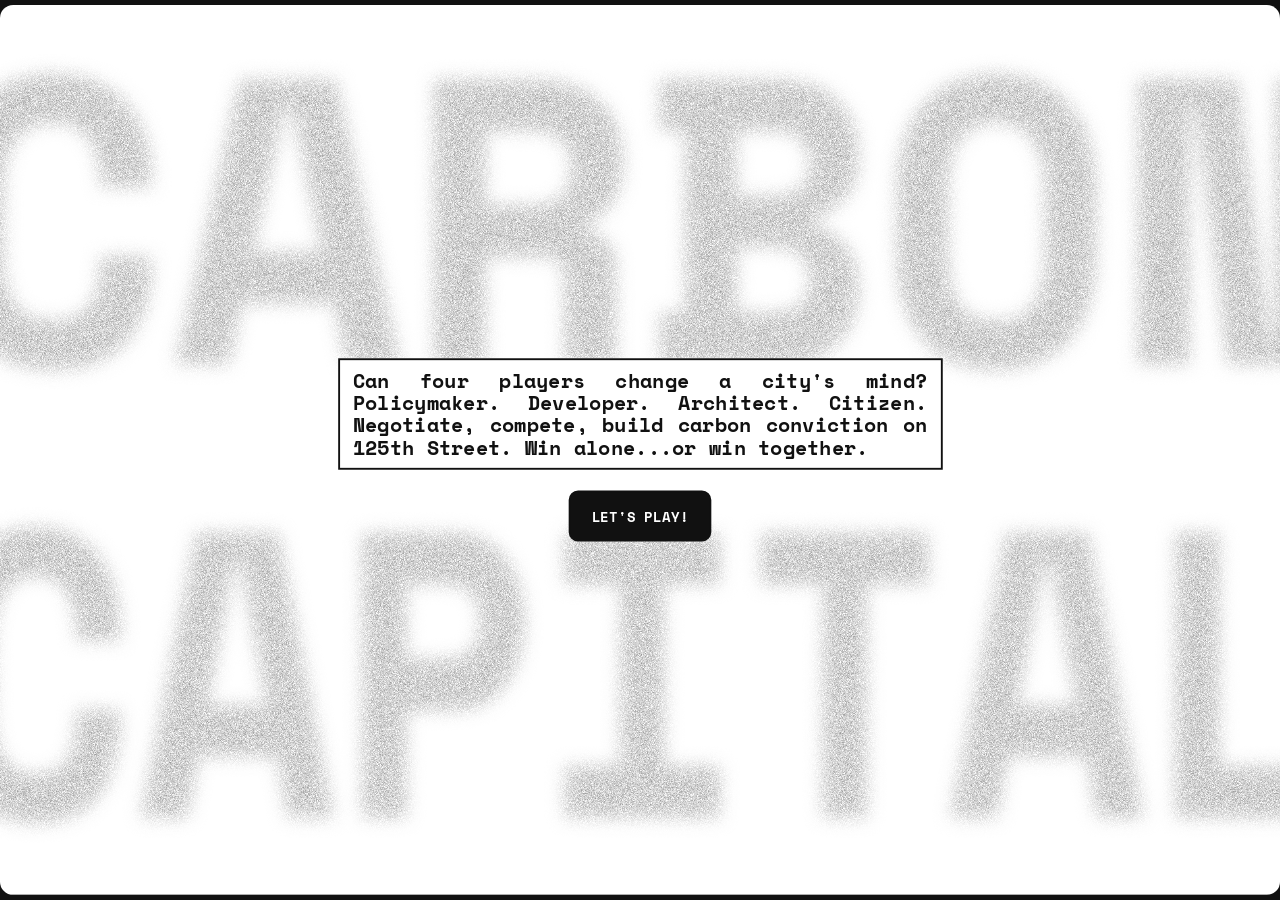
<file: index.html>
<!DOCTYPE html>
<html lang="en">
<head>
<meta charset="utf-8">
<meta name="viewport" content="width=device-width, initial-scale=1">
<title>Carbon Capital</title>
<meta name="description" content="Carbon Capital: a four-player simulation of 125th Street, Harlem. Policymaker, Developer, Architect, Citizen. Build carbon conviction before the carbon budget runs out.">
<link rel="preconnect" href="https://fonts.googleapis.com">
<link rel="preconnect" href="https://fonts.gstatic.com" crossorigin>
<link href="https://fonts.googleapis.com/css2?family=Space+Mono:ital,wght@0,400;0,700;1,400&display=swap" rel="stylesheet">
<link rel="stylesheet" href="style.css">
</head>
<body>
<div id="viewport"><div id="stage">

  <!-- LANDING / RULES -->
  <section id="landing" class="screen on">
    <svg class="bigtype" viewBox="0 0 1435 1022" preserveAspectRatio="none" aria-hidden="true">
      <defs>
        <filter id="grain" x="-10%" y="-10%" width="120%" height="120%">
          <feGaussianBlur stdDeviation="9" result="b"/>
          <feTurbulence type="fractalNoise" baseFrequency="1.4" numOctaves="2" seed="4" result="n"/>
          <feColorMatrix in="n" type="matrix" values="0 0 0 0 0  0 0 0 0 0  0 0 0 0 0  0 0 0 -1.6 1.25" result="nm"/>
          <feComposite in="b" in2="nm" operator="in"/>
        </filter>
      </defs>
      <g filter="url(#grain)" fill="#9a9a9a" font-family="Space Mono, monospace" font-weight="700">
        <text x="-30" y="420" font-size="430" textLength="1500" lengthAdjust="spacingAndGlyphs">CARBON</text>
        <text x="-30" y="900" font-size="430" textLength="1500" lengthAdjust="spacingAndGlyphs">CAPITAL</text>
      </g>
    </svg>
    <div class="intro-box" id="introBox"></div>
  </section>

  <!-- SETUP -->
  <section id="setup" class="screen">
    <h2>WHO IS PLAYING?</h2>
    <div class="sub">Pick a human or a computer for each seat. Pass the screen when it's your turn.</div>
    <div class="seats" id="seats"></div>
    <div class="presets">
      <button data-p="cit">SOLO AS CITIZEN</button>
      <button data-p="policy">SOLO AS POLICYMAKER</button>
      <button data-p="dev">SOLO AS DEVELOPER</button>
      <button data-p="arch">SOLO AS ARCHITECT</button>
      <button data-p="all">4 HUMANS</button>
      <button data-p="none">WATCH 4 COMPUTERS</button>
    </div>
    <div class="go"><button class="pill" id="startBtn">LET'S START!</button></div>
  </section>

  <!-- SITE INTRO -->
  <section id="siteintro" class="screen">
    <svg id="introBoard" width="1160" height="517" viewBox="-70 -80 1100 490"></svg>
    <div class="intro-box" style="top:120px;transform:translate(-50%,0)"><div class="intro-text center" id="siteText"></div></div>
    <div class="intro-box" style="top:790px;transform:translate(-50%,0)"><div class="btn-row" style="margin:0"><button class="pill ghost" id="siteNext">NEXT</button></div></div>
  </section>

  <!-- GAME -->
  <section id="game" class="screen">
    <svg id="board" viewBox="-70 -80 1100 490"></svg>
    <div class="panel" id="p-policy"></div>
    <div class="panel" id="p-dev"></div>
    <div class="panel" id="p-arch"></div>
    <div class="panel" id="p-cit"></div>
    <div class="titlecard"><span class="rd l" id="rdL">ROUND 1</span><h1>CARBON<br>CAPITAL</h1><span class="rd r" id="rdR">ROUND 1</span></div>
    <div class="tools l"><button class="tbtn" id="tRules">? RULES</button><button class="tbtn" id="tLog">≡ GAME LOG</button></div>
    <div class="tools r"><button class="tbtn" id="tSpeed">» SPEED: NORMAL</button><button class="tbtn" id="tRestart">↺ NEW GAME</button></div>
    <div class="bubble" id="bubble"></div>
    <div class="ticker" id="ticker"></div>
    <div class="actions" id="actions"></div>
    <div class="index" id="ix-carbon"></div>
    <div class="index" id="ix-conv"></div>
    <div class="banner" id="banner"></div>
  </section>

  <!-- END -->
  <section id="end" class="screen"><div class="endwrap" id="endWrap"></div></section>

  <div class="scrim" id="scrim"><div class="modal" id="modal"></div></div>
  <div class="tip" id="tip"></div>
</div></div>
<div class="rotate-hint">Best played on a laptop or with your phone sideways.</div>
<script src="engine.js"></script>
<script src="ui.js"></script>
</body>
</html>
</file>
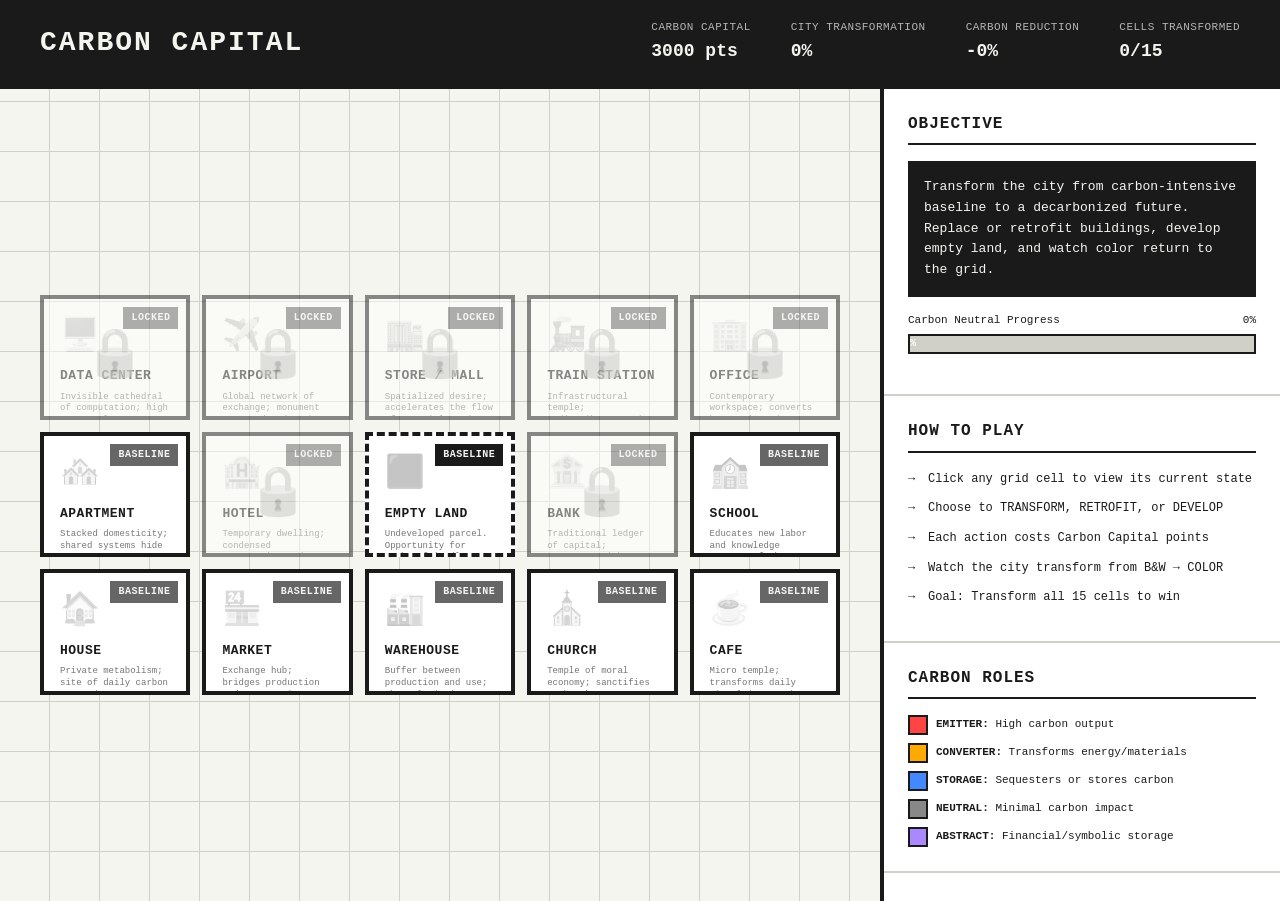
<file: carbon-capital-grid (2).html>
<!DOCTYPE html>
<html lang="en">
<head>
    <meta charset="UTF-8">
    <meta name="viewport" content="width=device-width, initial-scale=1.0">
    <title>CARBON CAPITAL</title>
    <style>
        * {
            margin: 0;
            padding: 0;
            box-sizing: border-box;
        }

        :root {
            --emitter: #ff4444;
            --converter: #ffaa00;
            --storage: #4488ff;
            --neutral: #888888;
            --abstract: #aa88ff;
            --bg: #f5f5f0;
            --text: #1a1a1a;
            --border: #1a1a1a;
            --grid: #d0d0c8;
        }

        body {
            font-family: 'Courier New', monospace;
            background: var(--bg);
            color: var(--text);
            overflow-x: hidden;
            line-height: 1.4;
        }

        /* HEADER */
        .header {
            background: var(--text);
            color: var(--bg);
            padding: 20px 40px;
            border-bottom: 4px solid var(--border);
            display: flex;
            justify-content: space-between;
            align-items: center;
        }

        .header h1 {
            font-size: 28px;
            font-weight: bold;
            letter-spacing: 2px;
        }

        .header-stats {
            display: flex;
            gap: 40px;
            font-size: 14px;
        }

        .stat {
            display: flex;
            flex-direction: column;
            gap: 4px;
        }

        .stat-label {
            opacity: 0.7;
            font-size: 11px;
            text-transform: uppercase;
            letter-spacing: 0.5px;
        }

        .stat-value {
            font-size: 18px;
            font-weight: bold;
        }

        /* MAIN LAYOUT */
        .main-container {
            display: flex;
            height: calc(100vh - 88px);
        }

        /* GRID BOARD */
        .board-container {
            flex: 1;
            display: flex;
            align-items: center;
            justify-content: center;
            padding: 40px;
            background: 
                repeating-linear-gradient(0deg, transparent, transparent 49px, var(--grid) 49px, var(--grid) 50px),
                repeating-linear-gradient(90deg, transparent, transparent 49px, var(--grid) 49px, var(--grid) 50px);
        }

        .game-board {
            display: grid;
            grid-template-columns: repeat(5, 1fr);
            grid-template-rows: repeat(3, 1fr);
            gap: 16px;
            max-width: 1400px;
            width: 100%;
        }

        /* GRID CELL */
        .grid-cell {
            aspect-ratio: 1.2;
            border: 4px solid var(--border);
            background: white;
            cursor: pointer;
            transition: all 0.2s ease;
            position: relative;
            overflow: hidden;
            display: flex;
            flex-direction: column;
            padding: 20px;
        }

        .grid-cell:hover {
            transform: translate(-2px, -2px);
            box-shadow: 6px 6px 0 rgba(0,0,0,0.2);
            z-index: 10;
        }

        .grid-cell.empty {
            background: #1a1a1a;
            border-style: dashed;
        }

        .grid-cell.locked {
            opacity: 0.5;
            cursor: not-allowed;
            position: relative;
        }

        .grid-cell.locked::after {
            content: "🔒";
            position: absolute;
            top: 50%;
            left: 50%;
            transform: translate(-50%, -50%);
            font-size: 48px;
            opacity: 0.6;
            pointer-events: none;
        }

        .grid-cell.locked:hover {
            transform: none;
            box-shadow: none;
        }

        .grid-cell.baseline {
            background: white;
            filter: grayscale(1);
        }

        .grid-cell.transformed {
            filter: grayscale(0);
            border-width: 5px;
        }

        .grid-cell.transformed.role-emitter {
            border-color: var(--emitter);
        }

        .grid-cell.transformed.role-converter {
            border-color: var(--converter);
        }

        .grid-cell.transformed.role-storage {
            border-color: var(--storage);
        }

        .grid-cell.transformed.role-neutral {
            border-color: var(--neutral);
        }

        .grid-cell.transformed.role-abstract {
            border-color: var(--abstract);
        }

        .cell-icon {
            font-size: 32px;
            margin-bottom: 8px;
            opacity: 0.3;
        }

        .grid-cell.transformed .cell-icon {
            opacity: 1;
        }

        .cell-title {
            font-size: 13px;
            font-weight: bold;
            text-transform: uppercase;
            letter-spacing: 0.5px;
            margin-bottom: 6px;
        }

        .cell-description {
            font-size: 9px;
            line-height: 1.3;
            opacity: 0.6;
            margin-bottom: 8px;
            flex: 1;
        }

        .grid-cell.transformed .cell-description {
            opacity: 0.8;
        }

        .cell-role {
            display: inline-block;
            font-size: 8px;
            padding: 3px 6px;
            border: 1px solid var(--border);
            text-transform: uppercase;
            font-weight: bold;
            letter-spacing: 0.5px;
            margin-top: auto;
        }

        .role-emitter { background: var(--emitter); color: white; border: none; }
        .role-converter { background: var(--converter); color: white; border: none; }
        .role-storage { background: var(--storage); color: white; border: none; }
        .role-neutral { background: var(--neutral); color: white; border: none; }
        .role-abstract { background: var(--abstract); color: white; border: none; }

        .cell-emissions {
            font-size: 10px;
            margin-top: 8px;
            font-weight: bold;
            opacity: 0.7;
        }

        .grid-cell.transformed .cell-emissions {
            opacity: 1;
        }

        .cell-status {
            position: absolute;
            top: 8px;
            right: 8px;
            font-size: 10px;
            padding: 4px 8px;
            background: var(--text);
            color: var(--bg);
            font-weight: bold;
            letter-spacing: 0.5px;
        }

        .grid-cell.baseline .cell-status {
            background: #666;
        }

        .grid-cell.empty .cell-status {
            background: var(--text);
        }

        /* SIDEBAR */
        .sidebar {
            width: 400px;
            background: white;
            border-left: 4px solid var(--border);
            overflow-y: auto;
            display: flex;
            flex-direction: column;
        }

        .sidebar-section {
            padding: 24px;
            border-bottom: 2px solid var(--grid);
        }

        .sidebar-section h2 {
            font-size: 16px;
            text-transform: uppercase;
            letter-spacing: 1px;
            margin-bottom: 16px;
            padding-bottom: 8px;
            border-bottom: 2px solid var(--border);
        }

        .objective-box {
            padding: 16px;
            background: var(--text);
            color: var(--bg);
            font-size: 13px;
            line-height: 1.6;
            margin-bottom: 16px;
        }

        .progress-bar {
            margin: 16px 0;
        }

        .progress-label {
            font-size: 11px;
            margin-bottom: 6px;
            display: flex;
            justify-content: space-between;
        }

        .progress-track {
            height: 20px;
            background: var(--grid);
            border: 2px solid var(--border);
            position: relative;
            overflow: hidden;
        }

        .progress-fill {
            height: 100%;
            background: var(--storage);
            transition: width 0.5s ease;
            display: flex;
            align-items: center;
            justify-content: center;
            font-size: 10px;
            font-weight: bold;
            color: white;
        }

        .legend {
            display: flex;
            flex-direction: column;
            gap: 8px;
            font-size: 11px;
        }

        .legend-item {
            display: flex;
            align-items: center;
            gap: 8px;
        }

        .legend-color {
            width: 20px;
            height: 20px;
            border: 2px solid var(--border);
        }

        .instruction-list {
            list-style: none;
            font-size: 12px;
            line-height: 1.8;
        }

        .instruction-list li {
            padding-left: 20px;
            position: relative;
            margin-bottom: 8px;
        }

        .instruction-list li:before {
            content: "→";
            position: absolute;
            left: 0;
            font-weight: bold;
        }

        .btn {
            display: inline-block;
            padding: 10px 20px;
            background: var(--text);
            color: var(--bg);
            border: 2px solid var(--border);
            cursor: pointer;
            font-family: 'Courier New', monospace;
            font-size: 12px;
            font-weight: bold;
            text-transform: uppercase;
            margin-top: 16px;
            transition: all 0.1s;
            width: 100%;
            text-align: center;
        }

        .btn:hover {
            background: var(--bg);
            color: var(--text);
        }

        .btn:disabled {
            opacity: 0.3;
            cursor: not-allowed;
        }

        /* MODAL */
        .modal {
            display: none;
            position: fixed;
            top: 0;
            left: 0;
            width: 100%;
            height: 100%;
            background: rgba(0,0,0,0.85);
            z-index: 1000;
            align-items: center;
            justify-content: center;
        }

        .modal.active {
            display: flex;
        }

        .modal-content {
            background: var(--bg);
            border: 6px solid var(--border);
            width: 90%;
            max-width: 800px;
            max-height: 85vh;
            overflow-y: auto;
            box-shadow: 12px 12px 0 rgba(0,0,0,0.3);
        }

        .modal-header {
            background: var(--text);
            color: var(--bg);
            padding: 24px;
            border-bottom: 4px solid var(--border);
            position: relative;
        }

        .modal-title {
            font-size: 24px;
            font-weight: bold;
            text-transform: uppercase;
            letter-spacing: 1px;
            margin-bottom: 8px;
        }

        .modal-subtitle {
            font-size: 13px;
            font-style: italic;
            opacity: 0.8;
            margin-bottom: 16px;
        }

        .modal-meta {
            display: flex;
            gap: 20px;
            font-size: 12px;
        }

        .close-modal {
            position: absolute;
            top: 24px;
            right: 24px;
            font-size: 28px;
            cursor: pointer;
            background: none;
            border: none;
            color: var(--bg);
            font-weight: bold;
            width: 36px;
            height: 36px;
            display: flex;
            align-items: center;
            justify-content: center;
        }

        .close-modal:hover {
            opacity: 0.7;
        }

        .modal-body {
            padding: 24px;
        }

        .modal-section {
            margin-bottom: 24px;
        }

        .modal-section h3 {
            font-size: 14px;
            text-transform: uppercase;
            letter-spacing: 1px;
            margin-bottom: 12px;
            padding-bottom: 8px;
            border-bottom: 2px solid var(--border);
        }

        .action-card {
            padding: 16px;
            border: 3px solid var(--border);
            margin-bottom: 12px;
            background: white;
            cursor: pointer;
            transition: all 0.1s;
        }

        .action-card:hover {
            background: var(--bg);
            transform: translateX(4px);
        }

        .action-card.disabled {
            opacity: 0.4;
            cursor: not-allowed;
        }

        .action-card.disabled:hover {
            transform: none;
            background: white;
        }

        .action-title {
            font-size: 13px;
            font-weight: bold;
            text-transform: uppercase;
            margin-bottom: 8px;
        }

        .action-cost {
            font-size: 12px;
            color: var(--emitter);
            font-weight: bold;
            margin-bottom: 8px;
        }

        .action-impact {
            font-size: 11px;
            color: #008800;
            font-weight: bold;
            margin-bottom: 8px;
        }

        .action-description {
            font-size: 11px;
            opacity: 0.8;
            line-height: 1.4;
        }

        .data-grid {
            display: grid;
            grid-template-columns: 1fr 1fr;
            gap: 12px;
            margin: 12px 0;
        }

        .data-box {
            padding: 12px;
            border: 2px solid var(--border);
            background: white;
        }

        .data-box-title {
            font-size: 10px;
            text-transform: uppercase;
            letter-spacing: 0.5px;
            opacity: 0.6;
            margin-bottom: 6px;
        }

        .data-box-value {
            font-size: 18px;
            font-weight: bold;
        }

        .data-box-unit {
            font-size: 11px;
            opacity: 0.7;
        }

        .info-highlight {
            background: rgba(68, 136, 255, 0.1);
            border-left: 4px solid var(--storage);
            padding: 12px;
            margin: 12px 0;
            font-size: 12px;
        }

        .transform-options {
            display: grid;
            gap: 12px;
        }

        @media (max-width: 1400px) {
            .game-board {
                gap: 12px;
            }
            
            .grid-cell {
                padding: 16px;
            }
        }
    </style>
</head>
<body>
    <!-- HEADER -->
    <div class="header">
        <h1>CARBON CAPITAL</h1>
        <div class="header-stats">
            <div class="stat">
                <div class="stat-label">Carbon Capital</div>
                <div class="stat-value"><span id="carbon-capital">3000</span> pts</div>
            </div>
            <div class="stat">
                <div class="stat-label">City Transformation</div>
                <div class="stat-value"><span id="transformation-percent">0</span>%</div>
            </div>
            <div class="stat">
                <div class="stat-label">Carbon Reduction</div>
                <div class="stat-value">-<span id="reduction-percent">0</span>%</div>
            </div>
            <div class="stat">
                <div class="stat-label">Cells Transformed</div>
                <div class="stat-value"><span id="cells-transformed">0</span>/15</div>
            </div>
        </div>
    </div>

    <!-- MAIN LAYOUT -->
    <div class="main-container">
        <!-- GAME BOARD -->
        <div class="board-container">
            <div class="game-board" id="game-board">
                <!-- Grid cells will be generated by JavaScript -->
            </div>
        </div>

        <!-- SIDEBAR -->
        <div class="sidebar">
            <div class="sidebar-section">
                <h2>Objective</h2>
                <div class="objective-box">
                    Transform the city from carbon-intensive baseline to a decarbonized future. Replace or retrofit buildings, develop empty land, and watch color return to the grid.
                </div>
                
                <div class="progress-bar">
                    <div class="progress-label">
                        <span>Carbon Neutral Progress</span>
                        <span id="progress-label">0%</span>
                    </div>
                    <div class="progress-track">
                        <div class="progress-fill" id="progress-fill" style="width: 0%">0%</div>
                    </div>
                </div>
            </div>

            <div class="sidebar-section">
                <h2>How to Play</h2>
                <ul class="instruction-list">
                    <li>Click any grid cell to view its current state</li>
                    <li>Choose to TRANSFORM, RETROFIT, or DEVELOP</li>
                    <li>Each action costs Carbon Capital points</li>
                    <li>Watch the city transform from B&W → COLOR</li>
                    <li>Goal: Transform all 15 cells to win</li>
                </ul>
            </div>

            <div class="sidebar-section">
                <h2>Carbon Roles</h2>
                <div class="legend">
                    <div class="legend-item">
                        <div class="legend-color role-emitter"></div>
                        <span><strong>EMITTER:</strong> High carbon output</span>
                    </div>
                    <div class="legend-item">
                        <div class="legend-color role-converter"></div>
                        <span><strong>CONVERTER:</strong> Transforms energy/materials</span>
                    </div>
                    <div class="legend-item">
                        <div class="legend-color role-storage"></div>
                        <span><strong>STORAGE:</strong> Sequesters or stores carbon</span>
                    </div>
                    <div class="legend-item">
                        <div class="legend-color role-neutral"></div>
                        <span><strong>NEUTRAL:</strong> Minimal carbon impact</span>
                    </div>
                    <div class="legend-item">
                        <div class="legend-color role-abstract"></div>
                        <span><strong>ABSTRACT:</strong> Financial/symbolic storage</span>
                    </div>
                </div>
            </div>

            <div class="sidebar-section">
                <h2>Change Agents</h2>
                <div id="agents-list" style="font-size: 11px; line-height: 1.8;">
                    <!-- Will be populated by JavaScript -->
                </div>
            </div>

            <div class="sidebar-section">
                <h2>Your Strategy</h2>
                <div style="font-size: 12px; line-height: 1.6;">
                    <strong>Current approach:</strong> Baseline assessment<br>
                    <strong>Recommended:</strong> Start with high-emitters (AIRPORT, DATA CENTER) for maximum impact, or build up capital with smaller interventions first.
                </div>
                <button class="btn" onclick="resetGame()">RESET GAME</button>
            </div>
        </div>
    </div>

    <!-- MODAL -->
    <div class="modal" id="cell-modal">
        <div class="modal-content">
            <div class="modal-header">
                <button class="close-modal" onclick="closeModal()">×</button>
                <div class="modal-title" id="modal-title">EMPTY LAND</div>
                <div class="modal-subtitle" id="modal-subtitle">Undeveloped parcel awaiting intervention</div>
                <div class="modal-meta">
                    <span>Status: <strong id="modal-status">BASELINE</strong></span>
                    <span>Role: <strong id="modal-role">—</strong></span>
                    <span>Emissions: <strong id="modal-emissions">—</strong></span>
                </div>
            </div>

            <div class="modal-body">
                <div id="modal-content-area">
                    <!-- Dynamic content will be inserted here -->
                </div>
            </div>
        </div>
    </div>

    <script>
        // Game state
        let gameState = {
            carbonCapital: 3000,
            cellsTransformed: 0,
            totalCells: 15,
            grid: [],
            unlockedAgents: ['housingAdvocates', 'religiousLeadership', 'educationBoard', 'smallBusiness'] // Start with some unlocked
        };

        // Change agents database
        const changeAgents = {
            techCoalition: {
                id: 'techCoalition',
                name: 'Tech Coalition',
                unlockCost: 200,
                unlocked: false,
                description: 'Hyperscale operators and data center REITs',
                unlocks: ['datacenter']
            },
            transitAuthority: {
                id: 'transitAuthority',
                name: 'Transit Authority',
                unlockCost: 300,
                unlocked: false,
                description: 'MTA, Amtrak, and federal transit agencies',
                unlocks: ['trainstation']
            },
            aviationIndustry: {
                id: 'aviationIndustry',
                name: 'Aviation Industry',
                unlockCost: 400,
                unlocked: false,
                description: 'Airlines, airport authorities, and FAA',
                unlocks: ['airport']
            },
            retailCoalition: {
                id: 'retailCoalition',
                name: 'Retail Coalition',
                unlockCost: 250,
                unlocked: false,
                description: 'Major retailers and shopping mall operators',
                unlocks: ['store']
            },
            corporateLeaders: {
                id: 'corporateLeaders',
                name: 'Corporate Leaders',
                unlockCost: 180,
                unlocked: false,
                description: 'Fortune 500 companies and REITs',
                unlocks: ['office', 'bank']
            },
            housingAdvocates: {
                id: 'housingAdvocates',
                name: 'Housing Advocates',
                unlockCost: 150,
                unlocked: true, // Start unlocked
                description: 'Tenant unions, housing nonprofits, progressive landlords',
                unlocks: ['apartment', 'house', 'dormitory']
            },
            hospitalityIndustry: {
                id: 'hospitalityIndustry',
                name: 'Hospitality Industry',
                unlockCost: 200,
                unlocked: false,
                description: 'Hotel chains and hospitality associations',
                unlocks: ['hotel']
            },
            religiousLeadership: {
                id: 'religiousLeadership',
                name: 'Religious Leadership',
                unlockCost: 120,
                unlocked: true, // Start unlocked
                description: 'Interfaith climate coalitions and creation care movements',
                unlocks: ['church']
            },
            educationBoard: {
                id: 'educationBoard',
                name: 'Education Board',
                unlockCost: 180,
                unlocked: true, // Start unlocked
                description: 'School districts and university sustainability offices',
                unlocks: ['school']
            },
            smallBusiness: {
                id: 'smallBusiness',
                name: 'Small Business Coalition',
                unlockCost: 100,
                unlocked: true, // Start unlocked
                description: 'Local merchants and community development corps',
                unlocks: ['market', 'cafe', 'warehouse']
            }
        };

        // Building typology definitions
        const typologies = {
            // Row 1
            datacenter: {
                id: 'datacenter',
                name: 'DATA CENTER',
                description: 'Invisible cathedral of computation; high energy, low visibility.',
                role: 'EMITTER',
                roleClass: 'role-emitter',
                icon: '🖥️',
                baselineEmissions: 45200,
                transformedEmissions: 12000,
                transformCost: 850,
                changeAgent: 'techCoalition',
                agentNames: ['Hyperscale operators (Microsoft, Google, AWS)', 'Data center REITs (Equinix, Digital Realty)'],
                motivations: ['Corporate climate commitments', 'Investor pressure (ESG funds)', 'Energy cost savings', 'Talent recruitment & PR']
            },
            airport: {
                id: 'airport',
                name: 'AIRPORT',
                description: 'Global network of exchange; monument to speed and carbon cost.',
                role: 'EMITTER',
                roleClass: 'role-emitter',
                icon: '✈️',
                baselineEmissions: 85000,
                transformedEmissions: 28000,
                transformCost: 1200,
                changeAgent: 'aviationIndustry',
                agentNames: ['Major airlines (Delta, United, American)', 'Port authorities', 'FAA and international aviation regulators'],
                motivations: ['Fuel cost reduction', 'Carbon offset requirements', 'Public pressure on flight emissions', 'Airport modernization grants']
            },
            store: {
                id: 'store',
                name: 'STORE / MALL',
                description: 'Spatialized desire; accelerates the flow of materials and images.',
                role: 'EMITTER',
                roleClass: 'role-emitter',
                icon: '🏬',
                baselineEmissions: 42000,
                transformedEmissions: 15000,
                transformCost: 450,
                changeAgent: 'retailCoalition',
                agentNames: ['Major retailers (Walmart, Target, Amazon)', 'Mall REITs (Simon Property Group)', 'Retail industry associations'],
                motivations: ['Operating cost savings', 'Brand reputation', 'Investor ESG requirements', 'Adaptation to climate risks (extreme weather)']
            },
            trainstation: {
                id: 'trainstation',
                name: 'TRAIN STATION',
                description: 'Infrastructural temple; redistributes carbon and care through movement.',
                role: 'STORAGE→DISTRIBUTION',
                roleClass: 'role-storage',
                icon: '🚂',
                baselineEmissions: 32000,
                transformedEmissions: 8000,
                transformCost: 500,
                changeAgent: 'transitAuthority',
                agentNames: ['MTA (Metropolitan Transportation Authority)', 'Amtrak', 'Federal Transit Administration', 'State DOTs'],
                motivations: ['Federal infrastructure funding', 'Climate resilience mandates', 'Operational efficiency', 'Ridership growth through sustainability']
            },
            office: {
                id: 'office',
                name: 'OFFICE',
                description: 'Contemporary workspace; converts human time, data, and energy into abstract value.',
                role: 'EMITTER→CONVERTER',
                roleClass: 'role-converter',
                icon: '🏢',
                baselineEmissions: 28000,
                transformedEmissions: 9000,
                transformCost: 420,
                changeAgent: 'corporateLeaders',
                agentNames: ['Fortune 500 companies', 'Commercial REITs (Boston Properties, SL Green)', 'Corporate sustainability officers'],
                motivations: ['Net-zero commitments', 'Talent attraction (Gen Z workers)', 'LEED/WELL certification premiums', 'NYC Local Law 97 compliance']
            },
            // Row 2
            apartment: {
                id: 'apartment',
                name: 'APARTMENT',
                description: 'Stacked domesticity; shared systems hide energy cost.',
                role: 'EMITTER',
                roleClass: 'role-emitter',
                icon: '🏘️',
                baselineEmissions: 28000,
                transformedEmissions: 8500,
                transformCost: 380,
                changeAgent: 'housingAdvocates',
                agentNames: ['Tenant unions and housing justice groups', 'Affordable housing developers', 'Progressive landlords', 'Housing authorities'],
                motivations: ['Energy burden reduction for tenants', 'Anti-displacement strategies', 'Green affordable housing funding', 'Healthy homes initiatives']
            },
            hotel: {
                id: 'hotel',
                name: 'HOTEL',
                description: 'Temporary dwelling; condensed consumption and service labor.',
                role: 'EMITTER→CONVERTER',
                roleClass: 'role-converter',
                icon: '🏨',
                baselineEmissions: 35000,
                transformedEmissions: 12000,
                transformCost: 400,
                changeAgent: 'hospitalityIndustry',
                agentNames: ['Hotel chains (Marriott, Hilton, Hyatt)', 'Hospitality industry associations', 'Hotel REITs'],
                motivations: ['Guest expectations (eco-conscious travelers)', 'Operating cost reduction', 'Green certifications (LEED)', 'Corporate sustainability mandates']
            },
            empty1: {
                id: 'empty1',
                name: 'EMPTY LAND',
                description: 'Undeveloped parcel. Opportunity for carbon-friendly development.',
                role: null,
                roleClass: null,
                icon: '⬛',
                baselineEmissions: 0,
                transformedEmissions: 0,
                developCost: 300,
                isEmpty: true,
                changeAgent: null,
                agentNames: ['Community land trusts', 'City planning department', 'Green developers'],
                motivations: ['Community benefit', 'Climate adaptation', 'Green infrastructure']
            },
            bank: {
                id: 'bank',
                name: 'BANK',
                description: 'Traditional ledger of capital; contrasts with carbon as value.',
                role: 'ABSTRACT STORAGE',
                roleClass: 'role-abstract',
                icon: '🏦',
                baselineEmissions: 22000,
                transformedEmissions: 7500,
                transformCost: 380,
                changeAgent: 'corporateLeaders',
                agentNames: ['Major banks (JPMorgan, Citi, Bank of America)', 'Financial regulators', 'Institutional investors'],
                motivations: ['Climate risk disclosure (TCFD)', 'Green bond issuance', 'ESG investment pressure', 'Reputational risk from fossil fuel ties']
            },
            school: {
                id: 'school',
                name: 'SCHOOL',
                description: 'Educates new labor and knowledge systems of the carbon age.',
                role: 'CONVERTER',
                roleClass: 'role-converter',
                icon: '🏫',
                baselineEmissions: 25000,
                transformedEmissions: 7000,
                transformCost: 360,
                changeAgent: 'educationBoard',
                agentNames: ['School districts', 'University sustainability offices', 'State education departments', 'Student climate activists'],
                motivations: ['Educational mission (climate literacy)', 'Budget savings from efficiency', 'Healthier learning environments', 'Student/parent pressure']
            },
            // Row 3
            house: {
                id: 'house',
                name: 'HOUSE',
                description: 'Private metabolism; site of daily carbon use and waste.',
                role: 'EMITTER→CONVERTER',
                roleClass: 'role-emitter',
                icon: '🏠',
                baselineEmissions: 12000,
                transformedEmissions: 3000,
                transformCost: 200,
                changeAgent: 'housingAdvocates',
                agentNames: ['Homeowners', 'Community development corps', 'Energy efficiency nonprofits', 'Local green building programs'],
                motivations: ['Utility bill savings', 'Home value increase', 'Climate anxiety/values', 'Tax incentives and rebates']
            },
            market: {
                id: 'market',
                name: 'MARKET',
                description: 'Exchange hub; bridges production and consumption.',
                role: 'EMITTER',
                roleClass: 'role-emitter',
                icon: '🏪',
                baselineEmissions: 15000,
                transformedEmissions: 5000,
                transformCost: 280,
                changeAgent: 'smallBusiness',
                agentNames: ['Local merchants', 'Farmers market operators', 'Community development corps', 'Business improvement districts'],
                motivations: ['Operating cost reduction', 'Community values alignment', 'Grant funding access', 'Competitive advantage']
            },
            warehouse: {
                id: 'warehouse',
                name: 'WAREHOUSE',
                description: 'Buffer between production and use; where logistics materialize.',
                role: 'CONVERTER',
                roleClass: 'role-converter',
                icon: '🏭',
                baselineEmissions: 19000,
                transformedEmissions: 6000,
                transformCost: 320,
                changeAgent: 'smallBusiness',
                agentNames: ['Logistics companies', 'Industrial landlords', 'Manufacturing firms', 'Supply chain managers'],
                motivations: ['Energy cost reduction', 'Supply chain resilience', 'Regulatory compliance', 'Corporate procurement requirements']
            },
            church: {
                id: 'church',
                name: 'CHURCH',
                description: 'Temple of moral economy; sanctifies carbon kept, not spent.',
                role: 'WORSHIP/STORAGE',
                roleClass: 'role-storage',
                icon: '⛪',
                baselineEmissions: 6000,
                transformedEmissions: 2000,
                transformCost: 180,
                changeAgent: 'religiousLeadership',
                agentNames: ['Interfaith climate coalitions', 'Religious denominations', 'Creation care movements', 'Faith-based community groups'],
                motivations: ['Moral/theological imperative', 'Creation care theology', 'Budget constraints (cost savings)', 'Community leadership example']
            },
            cafe: {
                id: 'cafe',
                name: 'CAFE',
                description: 'Micro temple; transforms daily ritual into carbon storage.',
                role: 'CONVERTER/STORAGE',
                roleClass: 'role-storage',
                icon: '☕',
                baselineEmissions: 3500,
                transformedEmissions: 1000,
                transformCost: 150,
                changeAgent: 'smallBusiness',
                agentNames: ['Independent cafe owners', 'Small business associations', 'Local sustainability programs', 'Green business networks'],
                motivations: ['Customer values (conscious consumers)', 'Operating efficiency', 'Brand differentiation', 'Community identity']
            }
        };

        // Initialize game
        function initGame() {
            gameState.grid = Object.keys(typologies).map(key => ({
                ...typologies[key],
                state: 'baseline', // baseline, transformed
                position: gameState.grid.length
            }));
            
            renderBoard();
            updateStats();
        }

        // Render game board
        function renderBoard() {
            const board = document.getElementById('game-board');
            board.innerHTML = '';
            
            gameState.grid.forEach((cell, index) => {
                const cellDiv = document.createElement('div');
                const roleClassForBorder = cell.state === 'transformed' && cell.roleClass ? cell.roleClass : '';
                
                // Check if building is locked (agent not recruited)
                const isLocked = cell.changeAgent && !gameState.unlockedAgents.includes(cell.changeAgent) && cell.state === 'baseline';
                
                cellDiv.className = `grid-cell ${cell.isEmpty ? 'empty' : ''} ${cell.state} ${roleClassForBorder} ${isLocked ? 'locked' : ''}`;
                cellDiv.onclick = () => openCellModal(index);
                
                const statusText = isLocked ? 'LOCKED' :
                                  cell.state === 'baseline' ? 'BASELINE' : 
                                  cell.state === 'transformed' ? 'TRANSFORMED' : 'EMPTY';
                
                cellDiv.innerHTML = `
                    <div class="cell-status">${statusText}</div>
                    <div class="cell-icon">${cell.icon}</div>
                    <div class="cell-title">${cell.name}</div>
                    <div class="cell-description">${cell.description}</div>
                    ${!cell.isEmpty && !isLocked ? `
                        <div class="cell-emissions">
                            ${cell.state === 'baseline' ? 
                                (cell.baselineEmissions / 1000).toFixed(1) : 
                                (cell.transformedEmissions / 1000).toFixed(1)
                            }K tons CO2e/yr
                        </div>
                        ${cell.role ? `<div class="cell-role ${cell.roleClass}">${cell.role}</div>` : ''}
                    ` : ''}
                `;
                
                board.appendChild(cellDiv);
            });
        }

        // Open cell modal
        function openCellModal(index) {
            const cell = gameState.grid[index];
            const modal = document.getElementById('cell-modal');
            
            document.getElementById('modal-title').textContent = cell.name;
            document.getElementById('modal-subtitle').textContent = cell.description;
            document.getElementById('modal-status').textContent = cell.state.toUpperCase();
            document.getElementById('modal-role').textContent = cell.role || '—';
            
            if (cell.isEmpty) {
                document.getElementById('modal-emissions').textContent = '0 tons CO2e/yr';
            } else {
                const emissions = cell.state === 'baseline' ? cell.baselineEmissions : cell.transformedEmissions;
                document.getElementById('modal-emissions').textContent = (emissions / 1000).toFixed(1) + 'K tons CO2e/yr';
            }
            
            renderModalContent(cell, index);
            modal.classList.add('active');
        }

        // Render modal content based on cell state
        function renderModalContent(cell, index) {
            const contentArea = document.getElementById('modal-content-area');
            const isLocked = cell.changeAgent && !gameState.unlockedAgents.includes(cell.changeAgent) && cell.state === 'baseline';
            
            if (isLocked) {
                // Building is locked - show change agent recruitment
                const agent = changeAgents[cell.changeAgent];
                const canAfford = gameState.carbonCapital >= agent.unlockCost;
                
                contentArea.innerHTML = `
                    <div class="modal-section">
                        <h3>🔒 Building Locked</h3>
                        <p style="font-size: 12px; line-height: 1.6; margin-bottom: 16px;">
                            This building type requires recruiting its change agents before transformation can begin.
                        </p>
                    </div>
                    
                    <div class="modal-section">
                        <h3>WHO CAN TRANSFORM THIS BUILDING?</h3>
                        
                        <div class="info-highlight" style="margin-bottom: 16px;">
                            <strong>Primary Agents:</strong><br>
                            ${cell.agentNames.map(name => `• ${name}`).join('<br>')}
                        </div>
                        
                        <div class="info-highlight">
                            <strong>What Motivates Them:</strong><br>
                            ${cell.motivations.map(mot => `• ${mot}`).join('<br>')}
                        </div>
                    </div>
                    
                    <div class="modal-section">
                        <h3>Recruit Change Agent</h3>
                        
                        <div class="action-card ${!canAfford ? 'disabled' : ''}" 
                             onclick="${canAfford ? `recruitAgent('${cell.changeAgent}')` : ''}">
                            <div class="action-title">RECRUIT: ${agent.name.toUpperCase()}</div>
                            <div class="action-cost">Cost: ${agent.unlockCost} Carbon Capital</div>
                            <div class="action-impact">Unlocks: ${agent.unlocks.map(id => typologies[id].name).join(', ')}</div>
                            <div class="action-description">
                                ${agent.description}. Once recruited, all buildings of this type become available for transformation.
                            </div>
                            ${!canAfford ? '<div style="margin-top: 8px; color: var(--emitter); font-size: 10px; font-weight: bold;">⚠ INSUFFICIENT CAPITAL</div>' : ''}
                        </div>
                        
                        <div style="font-size: 11px; opacity: 0.7; margin-top: 12px;">
                            <strong>Strategy tip:</strong> Recruiting change agents is an investment that unlocks multiple buildings. 
                            Consider the leverage you gain across the city.
                        </div>
                    </div>
                `;
            } else if (cell.state === 'transformed') {
                // Already transformed
                contentArea.innerHTML = `
                    <div class="info-highlight">
                        ✓ This building has been successfully transformed!<br>
                        <strong>Annual Emissions:</strong> ${(cell.transformedEmissions / 1000).toFixed(1)}K tons CO2e/yr<br>
                        <strong>Reduction:</strong> ${((1 - cell.transformedEmissions / cell.baselineEmissions) * 100).toFixed(0)}% from baseline
                    </div>
                    
                    <div class="modal-section">
                        <h3>Transformation Details</h3>
                        <p style="font-size: 12px; line-height: 1.6;">
                            This building has undergone deep decarbonization through renewable energy procurement, 
                            material substitution, and operational efficiency improvements. It now serves as a model 
                            for the rest of the city.
                        </p>
                    </div>
                `;
            } else if (cell.isEmpty) {
                // Empty land - develop options
                contentArea.innerHTML = `
                    <div class="modal-section">
                        <h3>Development Options</h3>
                        <p style="font-size: 12px; line-height: 1.6; margin-bottom: 16px;">
                            This empty parcel offers a blank slate for carbon-friendly development. 
                            Choose a typology to build from scratch with decarbonization built in.
                        </p>
                        
                        <div class="transform-options">
                            ${generateDevelopmentOptions(index)}
                        </div>
                    </div>
                `;
            } else {
                // Baseline - transformation options
                const reductionPercent = ((1 - cell.transformedEmissions / cell.baselineEmissions) * 100).toFixed(0);
                const canAfford = gameState.carbonCapital >= cell.transformCost;
                
                contentArea.innerHTML = `
                    <div class="modal-section">
                        <h3>Current State (Baseline)</h3>
                        <div class="data-grid">
                            <div class="data-box">
                                <div class="data-box-title">Current Emissions</div>
                                <div class="data-box-value">${(cell.baselineEmissions / 1000).toFixed(1)}K <span class="data-box-unit">tons CO2e/yr</span></div>
                            </div>
                            <div class="data-box">
                                <div class="data-box-title">Transformation Potential</div>
                                <div class="data-box-value">${reductionPercent}% <span class="data-box-unit">reduction</span></div>
                            </div>
                        </div>
                    </div>
                    
                    <div class="modal-section">
                        <h3>Transformation Options</h3>
                        
                        <div class="action-card ${!canAfford ? 'disabled' : ''}" 
                             onclick="${canAfford ? `transformCell(${index})` : ''}">
                            <div class="action-title">DEEP DECARBONIZATION</div>
                            <div class="action-cost">Cost: ${cell.transformCost} Carbon Capital</div>
                            <div class="action-impact">↓ -${reductionPercent}% emissions | -${((cell.baselineEmissions - cell.transformedEmissions) / 1000).toFixed(1)}K tons CO2e/yr</div>
                            <div class="action-description">
                                Complete transformation through renewable energy, material substitution, and operational efficiency. 
                                The building becomes a model for carbon-friendly urban development.
                            </div>
                            ${!canAfford ? '<div style="margin-top: 8px; color: var(--emitter); font-size: 10px; font-weight: bold;">⚠ INSUFFICIENT CAPITAL</div>' : ''}
                        </div>
                        
                        <div class="info-highlight">
                            <strong>Pro tip:</strong> Transforming high-emitters like AIRPORT and DATA CENTER provides the biggest 
                            absolute reductions, but costs more capital. Consider building up resources with smaller buildings first.
                        </div>
                    </div>
                `;
            }
        }

        // Generate development options for empty land
        function generateDevelopmentOptions(index) {
            const options = [
                { name: 'LIBRARY', role: 'NEUTRAL', cost: 250, emissions: 4000 },
                { name: 'MUSEUM', role: 'CONVERTER/STORAGE', cost: 280, emissions: 8000 },
                { name: 'DORMITORY', role: 'CONVERTER', cost: 220, emissions: 7000 }
            ];
            
            return options.map(opt => {
                const canAfford = gameState.carbonCapital >= opt.cost;
                return `
                    <div class="action-card ${!canAfford ? 'disabled' : ''}" 
                         onclick="${canAfford ? `developLand(${index}, '${opt.name}')` : ''}">
                        <div class="action-title">BUILD: ${opt.name}</div>
                        <div class="action-cost">Cost: ${opt.cost} Carbon Capital</div>
                        <div class="action-impact">New emissions: ${(opt.emissions / 1000).toFixed(1)}K tons CO2e/yr</div>
                        <div class="action-description">
                            Develop this parcel with a carbon-friendly ${opt.name.toLowerCase()}. 
                            Role: <strong>${opt.role}</strong>
                        </div>
                        ${!canAfford ? '<div style="margin-top: 8px; color: var(--emitter); font-size: 10px; font-weight: bold;">⚠ INSUFFICIENT CAPITAL</div>' : ''}
                    </div>
                `;
            }).join('');
        }

        // Recruit a change agent
        function recruitAgent(agentId) {
            const agent = changeAgents[agentId];
            
            if (gameState.carbonCapital >= agent.unlockCost && !gameState.unlockedAgents.includes(agentId)) {
                gameState.carbonCapital -= agent.unlockCost;
                gameState.unlockedAgents.push(agentId);
                agent.unlocked = true;
                
                closeModal();
                renderBoard();
                updateStats();
                
                // Show success message
                setTimeout(() => {
                    alert(`✓ ${agent.name} recruited!\n\nUnlocked buildings: ${agent.unlocks.map(id => typologies[id].name).join(', ')}\n\nThese buildings are now available for transformation.`);
                }, 200);
            }
        }

        // Transform a cell
        function transformCell(index) {
            const cell = gameState.grid[index];
            
            if (gameState.carbonCapital >= cell.transformCost) {
                gameState.carbonCapital -= cell.transformCost;
                cell.state = 'transformed';
                gameState.cellsTransformed++;
                
                // Award bonus capital for successful transformation
                const bonus = Math.floor(cell.transformCost * 0.3);
                gameState.carbonCapital += bonus;
                
                closeModal();
                renderBoard();
                updateStats();
                
                // Check win condition
                if (gameState.cellsTransformed === gameState.totalCells) {
                    setTimeout(() => {
                        alert('🎉 VICTORY! You have successfully decarbonized the entire city!\n\nAll 15 cells transformed from baseline to carbon-friendly typologies.');
                    }, 500);
                }
            }
        }

        // Develop empty land
        function developLand(index, buildingType) {
            const developCost = 250; // Base development cost
            
            if (gameState.carbonCapital >= developCost) {
                const cell = gameState.grid[index];
                gameState.carbonCapital -= developCost;
                cell.state = 'transformed';
                cell.name = buildingType;
                cell.isEmpty = false;
                
                // Assign role and roleClass based on building type
                if (buildingType === 'LIBRARY') {
                    cell.role = 'NEUTRAL';
                    cell.roleClass = 'role-neutral';
                    cell.transformedEmissions = 4000;
                } else if (buildingType === 'MUSEUM') {
                    cell.role = 'CONVERTER/STORAGE';
                    cell.roleClass = 'role-storage';
                    cell.transformedEmissions = 8000;
                } else if (buildingType === 'DORMITORY') {
                    cell.role = 'CONVERTER';
                    cell.roleClass = 'role-converter';
                    cell.transformedEmissions = 7000;
                }
                
                gameState.cellsTransformed++;
                
                // Award bonus
                const bonus = Math.floor(developCost * 0.2);
                gameState.carbonCapital += bonus;
                
                closeModal();
                renderBoard();
                updateStats();
                
                if (gameState.cellsTransformed === gameState.totalCells) {
                    setTimeout(() => {
                        alert('🎉 VICTORY! You have successfully decarbonized the entire city!');
                    }, 500);
                }
            }
        }

        // Render agents list in sidebar
        function renderAgentsList() {
            const agentsList = document.getElementById('agents-list');
            let html = '';
            
            Object.values(changeAgents).forEach(agent => {
                const isUnlocked = gameState.unlockedAgents.includes(agent.id);
                const icon = isUnlocked ? '✓' : '🔒';
                const status = isUnlocked ? 'RECRUITED' : `Cost: ${agent.unlockCost} pts`;
                
                html += `
                    <div style="margin-bottom: 8px; padding: 8px; background: ${isUnlocked ? 'rgba(68, 136, 255, 0.1)' : '#f5f5f0'}; border-left: 3px solid ${isUnlocked ? 'var(--storage)' : 'var(--grid)'};">
                        <strong>${icon} ${agent.name}</strong><br>
                        <span style="font-size: 10px; opacity: 0.7;">${status}</span>
                    </div>
                `;
            });
            
            agentsList.innerHTML = html;
        }

        // Update stats display
        function updateStats() {
            document.getElementById('carbon-capital').textContent = gameState.carbonCapital;
            document.getElementById('cells-transformed').textContent = gameState.cellsTransformed;
            
            const transformPercent = Math.round((gameState.cellsTransformed / gameState.totalCells) * 100);
            document.getElementById('transformation-percent').textContent = transformPercent;
            
            // Calculate total reduction
            let totalBaseline = 0;
            let totalCurrent = 0;
            
            gameState.grid.forEach(cell => {
                if (!cell.isEmpty) {
                    totalBaseline += cell.baselineEmissions;
                    totalCurrent += cell.state === 'transformed' ? cell.transformedEmissions : cell.baselineEmissions;
                }
            });
            
            const reductionPercent = totalBaseline > 0 ? Math.round(((totalBaseline - totalCurrent) / totalBaseline) * 100) : 0;
            document.getElementById('reduction-percent').textContent = reductionPercent;
            
            // Update progress bar - carbon neutral progress (goal is 100% reduction)
            const carbonNeutralProgress = reductionPercent; // Same as reduction percent
            document.getElementById('progress-label').textContent = carbonNeutralProgress + '%';
            document.getElementById('progress-fill').style.width = carbonNeutralProgress + '%';
            document.getElementById('progress-fill').textContent = carbonNeutralProgress + '%';
            
            // Update agents list
            renderAgentsList();
        }

        // Close modal
        function closeModal() {
            document.getElementById('cell-modal').classList.remove('active');
        }

        // Reset game
        function resetGame() {
            if (confirm('Are you sure you want to reset the game? All progress will be lost.')) {
                // Reset game state
                gameState.carbonCapital = 3000;
                gameState.cellsTransformed = 0;
                gameState.totalCells = 15;
                gameState.grid = [];
                gameState.unlockedAgents = ['housingAdvocates', 'religiousLeadership', 'educationBoard', 'smallBusiness'];
                
                // Reset change agents
                Object.values(changeAgents).forEach(agent => {
                    agent.unlocked = gameState.unlockedAgents.includes(agent.id);
                });
                
                // Reinitialize
                initGame();
            }
        }

        // Click outside modal to close
        document.getElementById('cell-modal').addEventListener('click', (e) => {
            if (e.target.id === 'cell-modal') {
                closeModal();
            }
        });

        // Initialize game on load
        initGame();
    </script>
</body>
</html>
</file>
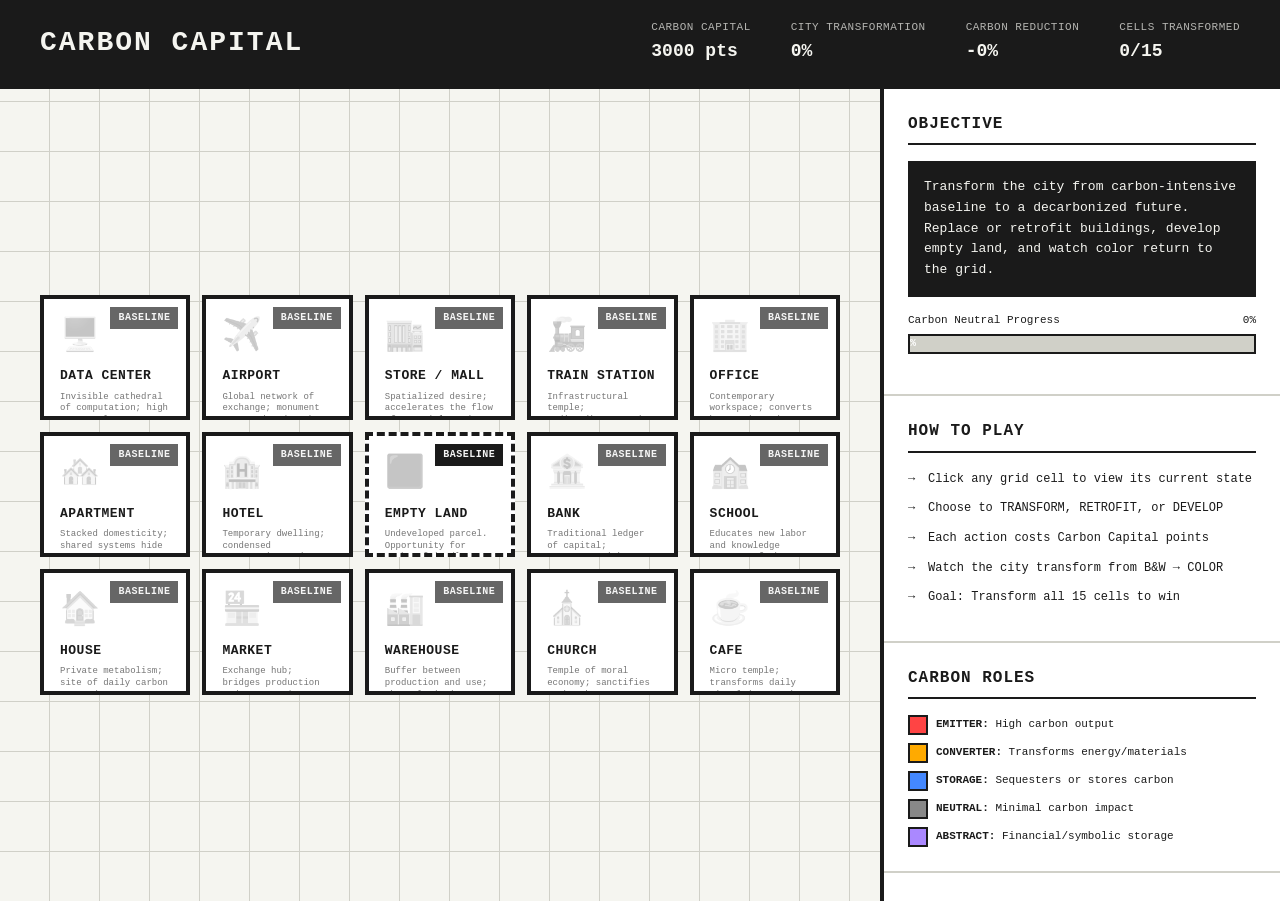
<file: carbon-capital-grid.html>
<!DOCTYPE html>
<html lang="en">
<head>
    <meta charset="UTF-8">
    <meta name="viewport" content="width=device-width, initial-scale=1.0">
    <title>CARBON CAPITAL</title>
    <style>
        * {
            margin: 0;
            padding: 0;
            box-sizing: border-box;
        }

        :root {
            --emitter: #ff4444;
            --converter: #ffaa00;
            --storage: #4488ff;
            --neutral: #888888;
            --abstract: #aa88ff;
            --bg: #f5f5f0;
            --text: #1a1a1a;
            --border: #1a1a1a;
            --grid: #d0d0c8;
        }

        body {
            font-family: 'Courier New', monospace;
            background: var(--bg);
            color: var(--text);
            overflow-x: hidden;
            line-height: 1.4;
        }

        /* HEADER */
        .header {
            background: var(--text);
            color: var(--bg);
            padding: 20px 40px;
            border-bottom: 4px solid var(--border);
            display: flex;
            justify-content: space-between;
            align-items: center;
        }

        .header h1 {
            font-size: 28px;
            font-weight: bold;
            letter-spacing: 2px;
        }

        .header-stats {
            display: flex;
            gap: 40px;
            font-size: 14px;
        }

        .stat {
            display: flex;
            flex-direction: column;
            gap: 4px;
        }

        .stat-label {
            opacity: 0.7;
            font-size: 11px;
            text-transform: uppercase;
            letter-spacing: 0.5px;
        }

        .stat-value {
            font-size: 18px;
            font-weight: bold;
        }

        /* MAIN LAYOUT */
        .main-container {
            display: flex;
            height: calc(100vh - 88px);
        }

        /* GRID BOARD */
        .board-container {
            flex: 1;
            display: flex;
            align-items: center;
            justify-content: center;
            padding: 40px;
            background: 
                repeating-linear-gradient(0deg, transparent, transparent 49px, var(--grid) 49px, var(--grid) 50px),
                repeating-linear-gradient(90deg, transparent, transparent 49px, var(--grid) 49px, var(--grid) 50px);
        }

        .game-board {
            display: grid;
            grid-template-columns: repeat(5, 1fr);
            grid-template-rows: repeat(3, 1fr);
            gap: 16px;
            max-width: 1400px;
            width: 100%;
        }

        /* GRID CELL */
        .grid-cell {
            aspect-ratio: 1.2;
            border: 4px solid var(--border);
            background: white;
            cursor: pointer;
            transition: all 0.2s ease;
            position: relative;
            overflow: hidden;
            display: flex;
            flex-direction: column;
            padding: 20px;
        }

        .grid-cell:hover {
            transform: translate(-2px, -2px);
            box-shadow: 6px 6px 0 rgba(0,0,0,0.2);
            z-index: 10;
        }

        .grid-cell.empty {
            background: #1a1a1a;
            border-style: dashed;
        }

        .grid-cell.baseline {
            background: white;
            filter: grayscale(1);
        }

        .grid-cell.transformed {
            filter: grayscale(0);
            border-width: 5px;
        }

        .grid-cell.transformed.role-emitter {
            border-color: var(--emitter);
        }

        .grid-cell.transformed.role-converter {
            border-color: var(--converter);
        }

        .grid-cell.transformed.role-storage {
            border-color: var(--storage);
        }

        .grid-cell.transformed.role-neutral {
            border-color: var(--neutral);
        }

        .grid-cell.transformed.role-abstract {
            border-color: var(--abstract);
        }

        .cell-icon {
            font-size: 32px;
            margin-bottom: 8px;
            opacity: 0.3;
        }

        .grid-cell.transformed .cell-icon {
            opacity: 1;
        }

        .cell-title {
            font-size: 13px;
            font-weight: bold;
            text-transform: uppercase;
            letter-spacing: 0.5px;
            margin-bottom: 6px;
        }

        .cell-description {
            font-size: 9px;
            line-height: 1.3;
            opacity: 0.6;
            margin-bottom: 8px;
            flex: 1;
        }

        .grid-cell.transformed .cell-description {
            opacity: 0.8;
        }

        .cell-role {
            display: inline-block;
            font-size: 8px;
            padding: 3px 6px;
            border: 1px solid var(--border);
            text-transform: uppercase;
            font-weight: bold;
            letter-spacing: 0.5px;
            margin-top: auto;
        }

        .role-emitter { background: var(--emitter); color: white; border: none; }
        .role-converter { background: var(--converter); color: white; border: none; }
        .role-storage { background: var(--storage); color: white; border: none; }
        .role-neutral { background: var(--neutral); color: white; border: none; }
        .role-abstract { background: var(--abstract); color: white; border: none; }

        .cell-emissions {
            font-size: 10px;
            margin-top: 8px;
            font-weight: bold;
            opacity: 0.7;
        }

        .grid-cell.transformed .cell-emissions {
            opacity: 1;
        }

        .cell-status {
            position: absolute;
            top: 8px;
            right: 8px;
            font-size: 10px;
            padding: 4px 8px;
            background: var(--text);
            color: var(--bg);
            font-weight: bold;
            letter-spacing: 0.5px;
        }

        .grid-cell.baseline .cell-status {
            background: #666;
        }

        .grid-cell.empty .cell-status {
            background: var(--text);
        }

        /* SIDEBAR */
        .sidebar {
            width: 400px;
            background: white;
            border-left: 4px solid var(--border);
            overflow-y: auto;
            display: flex;
            flex-direction: column;
        }

        .sidebar-section {
            padding: 24px;
            border-bottom: 2px solid var(--grid);
        }

        .sidebar-section h2 {
            font-size: 16px;
            text-transform: uppercase;
            letter-spacing: 1px;
            margin-bottom: 16px;
            padding-bottom: 8px;
            border-bottom: 2px solid var(--border);
        }

        .objective-box {
            padding: 16px;
            background: var(--text);
            color: var(--bg);
            font-size: 13px;
            line-height: 1.6;
            margin-bottom: 16px;
        }

        .progress-bar {
            margin: 16px 0;
        }

        .progress-label {
            font-size: 11px;
            margin-bottom: 6px;
            display: flex;
            justify-content: space-between;
        }

        .progress-track {
            height: 20px;
            background: var(--grid);
            border: 2px solid var(--border);
            position: relative;
            overflow: hidden;
        }

        .progress-fill {
            height: 100%;
            background: var(--storage);
            transition: width 0.5s ease;
            display: flex;
            align-items: center;
            justify-content: center;
            font-size: 10px;
            font-weight: bold;
            color: white;
        }

        .legend {
            display: flex;
            flex-direction: column;
            gap: 8px;
            font-size: 11px;
        }

        .legend-item {
            display: flex;
            align-items: center;
            gap: 8px;
        }

        .legend-color {
            width: 20px;
            height: 20px;
            border: 2px solid var(--border);
        }

        .instruction-list {
            list-style: none;
            font-size: 12px;
            line-height: 1.8;
        }

        .instruction-list li {
            padding-left: 20px;
            position: relative;
            margin-bottom: 8px;
        }

        .instruction-list li:before {
            content: "→";
            position: absolute;
            left: 0;
            font-weight: bold;
        }

        .btn {
            display: inline-block;
            padding: 10px 20px;
            background: var(--text);
            color: var(--bg);
            border: 2px solid var(--border);
            cursor: pointer;
            font-family: 'Courier New', monospace;
            font-size: 12px;
            font-weight: bold;
            text-transform: uppercase;
            margin-top: 16px;
            transition: all 0.1s;
            width: 100%;
            text-align: center;
        }

        .btn:hover {
            background: var(--bg);
            color: var(--text);
        }

        .btn:disabled {
            opacity: 0.3;
            cursor: not-allowed;
        }

        /* MODAL */
        .modal {
            display: none;
            position: fixed;
            top: 0;
            left: 0;
            width: 100%;
            height: 100%;
            background: rgba(0,0,0,0.85);
            z-index: 1000;
            align-items: center;
            justify-content: center;
        }

        .modal.active {
            display: flex;
        }

        .modal-content {
            background: var(--bg);
            border: 6px solid var(--border);
            width: 90%;
            max-width: 800px;
            max-height: 85vh;
            overflow-y: auto;
            box-shadow: 12px 12px 0 rgba(0,0,0,0.3);
        }

        .modal-header {
            background: var(--text);
            color: var(--bg);
            padding: 24px;
            border-bottom: 4px solid var(--border);
            position: relative;
        }

        .modal-title {
            font-size: 24px;
            font-weight: bold;
            text-transform: uppercase;
            letter-spacing: 1px;
            margin-bottom: 8px;
        }

        .modal-subtitle {
            font-size: 13px;
            font-style: italic;
            opacity: 0.8;
            margin-bottom: 16px;
        }

        .modal-meta {
            display: flex;
            gap: 20px;
            font-size: 12px;
        }

        .close-modal {
            position: absolute;
            top: 24px;
            right: 24px;
            font-size: 28px;
            cursor: pointer;
            background: none;
            border: none;
            color: var(--bg);
            font-weight: bold;
            width: 36px;
            height: 36px;
            display: flex;
            align-items: center;
            justify-content: center;
        }

        .close-modal:hover {
            opacity: 0.7;
        }

        .modal-body {
            padding: 24px;
        }

        .modal-section {
            margin-bottom: 24px;
        }

        .modal-section h3 {
            font-size: 14px;
            text-transform: uppercase;
            letter-spacing: 1px;
            margin-bottom: 12px;
            padding-bottom: 8px;
            border-bottom: 2px solid var(--border);
        }

        .action-card {
            padding: 16px;
            border: 3px solid var(--border);
            margin-bottom: 12px;
            background: white;
            cursor: pointer;
            transition: all 0.1s;
        }

        .action-card:hover {
            background: var(--bg);
            transform: translateX(4px);
        }

        .action-card.disabled {
            opacity: 0.4;
            cursor: not-allowed;
        }

        .action-card.disabled:hover {
            transform: none;
            background: white;
        }

        .action-title {
            font-size: 13px;
            font-weight: bold;
            text-transform: uppercase;
            margin-bottom: 8px;
        }

        .action-cost {
            font-size: 12px;
            color: var(--emitter);
            font-weight: bold;
            margin-bottom: 8px;
        }

        .action-impact {
            font-size: 11px;
            color: #008800;
            font-weight: bold;
            margin-bottom: 8px;
        }

        .action-description {
            font-size: 11px;
            opacity: 0.8;
            line-height: 1.4;
        }

        .data-grid {
            display: grid;
            grid-template-columns: 1fr 1fr;
            gap: 12px;
            margin: 12px 0;
        }

        .data-box {
            padding: 12px;
            border: 2px solid var(--border);
            background: white;
        }

        .data-box-title {
            font-size: 10px;
            text-transform: uppercase;
            letter-spacing: 0.5px;
            opacity: 0.6;
            margin-bottom: 6px;
        }

        .data-box-value {
            font-size: 18px;
            font-weight: bold;
        }

        .data-box-unit {
            font-size: 11px;
            opacity: 0.7;
        }

        .info-highlight {
            background: rgba(68, 136, 255, 0.1);
            border-left: 4px solid var(--storage);
            padding: 12px;
            margin: 12px 0;
            font-size: 12px;
        }

        .transform-options {
            display: grid;
            gap: 12px;
        }

        @media (max-width: 1400px) {
            .game-board {
                gap: 12px;
            }
            
            .grid-cell {
                padding: 16px;
            }
        }
    </style>
</head>
<body>
    <!-- HEADER -->
    <div class="header">
        <h1>CARBON CAPITAL</h1>
        <div class="header-stats">
            <div class="stat">
                <div class="stat-label">Carbon Capital</div>
                <div class="stat-value"><span id="carbon-capital">3000</span> pts</div>
            </div>
            <div class="stat">
                <div class="stat-label">City Transformation</div>
                <div class="stat-value"><span id="transformation-percent">0</span>%</div>
            </div>
            <div class="stat">
                <div class="stat-label">Carbon Reduction</div>
                <div class="stat-value">-<span id="reduction-percent">0</span>%</div>
            </div>
            <div class="stat">
                <div class="stat-label">Cells Transformed</div>
                <div class="stat-value"><span id="cells-transformed">0</span>/15</div>
            </div>
        </div>
    </div>

    <!-- MAIN LAYOUT -->
    <div class="main-container">
        <!-- GAME BOARD -->
        <div class="board-container">
            <div class="game-board" id="game-board">
                <!-- Grid cells will be generated by JavaScript -->
            </div>
        </div>

        <!-- SIDEBAR -->
        <div class="sidebar">
            <div class="sidebar-section">
                <h2>Objective</h2>
                <div class="objective-box">
                    Transform the city from carbon-intensive baseline to a decarbonized future. Replace or retrofit buildings, develop empty land, and watch color return to the grid.
                </div>
                
                <div class="progress-bar">
                    <div class="progress-label">
                        <span>Carbon Neutral Progress</span>
                        <span id="progress-label">0%</span>
                    </div>
                    <div class="progress-track">
                        <div class="progress-fill" id="progress-fill" style="width: 0%">0%</div>
                    </div>
                </div>
            </div>

            <div class="sidebar-section">
                <h2>How to Play</h2>
                <ul class="instruction-list">
                    <li>Click any grid cell to view its current state</li>
                    <li>Choose to TRANSFORM, RETROFIT, or DEVELOP</li>
                    <li>Each action costs Carbon Capital points</li>
                    <li>Watch the city transform from B&W → COLOR</li>
                    <li>Goal: Transform all 15 cells to win</li>
                </ul>
            </div>

            <div class="sidebar-section">
                <h2>Carbon Roles</h2>
                <div class="legend">
                    <div class="legend-item">
                        <div class="legend-color role-emitter"></div>
                        <span><strong>EMITTER:</strong> High carbon output</span>
                    </div>
                    <div class="legend-item">
                        <div class="legend-color role-converter"></div>
                        <span><strong>CONVERTER:</strong> Transforms energy/materials</span>
                    </div>
                    <div class="legend-item">
                        <div class="legend-color role-storage"></div>
                        <span><strong>STORAGE:</strong> Sequesters or stores carbon</span>
                    </div>
                    <div class="legend-item">
                        <div class="legend-color role-neutral"></div>
                        <span><strong>NEUTRAL:</strong> Minimal carbon impact</span>
                    </div>
                    <div class="legend-item">
                        <div class="legend-color role-abstract"></div>
                        <span><strong>ABSTRACT:</strong> Financial/symbolic storage</span>
                    </div>
                </div>
            </div>

            <div class="sidebar-section">
                <h2>Your Strategy</h2>
                <div style="font-size: 12px; line-height: 1.6;">
                    <strong>Current approach:</strong> Baseline assessment<br>
                    <strong>Recommended:</strong> Start with high-emitters (AIRPORT, DATA CENTER) for maximum impact, or build up capital with smaller interventions first.
                </div>
                <button class="btn" onclick="resetGame()">RESET GAME</button>
            </div>
        </div>
    </div>

    <!-- MODAL -->
    <div class="modal" id="cell-modal">
        <div class="modal-content">
            <div class="modal-header">
                <button class="close-modal" onclick="closeModal()">×</button>
                <div class="modal-title" id="modal-title">EMPTY LAND</div>
                <div class="modal-subtitle" id="modal-subtitle">Undeveloped parcel awaiting intervention</div>
                <div class="modal-meta">
                    <span>Status: <strong id="modal-status">BASELINE</strong></span>
                    <span>Role: <strong id="modal-role">—</strong></span>
                    <span>Emissions: <strong id="modal-emissions">—</strong></span>
                </div>
            </div>

            <div class="modal-body">
                <div id="modal-content-area">
                    <!-- Dynamic content will be inserted here -->
                </div>
            </div>
        </div>
    </div>

    <script>
        // Game state
        let gameState = {
            carbonCapital: 3000,
            cellsTransformed: 0,
            totalCells: 15,
            grid: []
        };

        // Building typology definitions
        const typologies = {
            // Row 1
            datacenter: {
                id: 'datacenter',
                name: 'DATA CENTER',
                description: 'Invisible cathedral of computation; high energy, low visibility.',
                role: 'EMITTER',
                roleClass: 'role-emitter',
                icon: '🖥️',
                baselineEmissions: 45200,
                transformedEmissions: 12000,
                transformCost: 850
            },
            airport: {
                id: 'airport',
                name: 'AIRPORT',
                description: 'Global network of exchange; monument to speed and carbon cost.',
                role: 'EMITTER',
                roleClass: 'role-emitter',
                icon: '✈️',
                baselineEmissions: 85000,
                transformedEmissions: 28000,
                transformCost: 1200
            },
            store: {
                id: 'store',
                name: 'STORE / MALL',
                description: 'Spatialized desire; accelerates the flow of materials and images.',
                role: 'EMITTER',
                roleClass: 'role-emitter',
                icon: '🏬',
                baselineEmissions: 42000,
                transformedEmissions: 15000,
                transformCost: 450
            },
            trainstation: {
                id: 'trainstation',
                name: 'TRAIN STATION',
                description: 'Infrastructural temple; redistributes carbon and care through movement.',
                role: 'STORAGE→DISTRIBUTION',
                roleClass: 'role-storage',
                icon: '🚂',
                baselineEmissions: 32000,
                transformedEmissions: 8000,
                transformCost: 500
            },
            office: {
                id: 'office',
                name: 'OFFICE',
                description: 'Contemporary workspace; converts human time, data, and energy into abstract value.',
                role: 'EMITTER→CONVERTER',
                roleClass: 'role-converter',
                icon: '🏢',
                baselineEmissions: 28000,
                transformedEmissions: 9000,
                transformCost: 420
            },
            // Row 2
            apartment: {
                id: 'apartment',
                name: 'APARTMENT',
                description: 'Stacked domesticity; shared systems hide energy cost.',
                role: 'EMITTER',
                roleClass: 'role-emitter',
                icon: '🏘️',
                baselineEmissions: 28000,
                transformedEmissions: 8500,
                transformCost: 380
            },
            hotel: {
                id: 'hotel',
                name: 'HOTEL',
                description: 'Temporary dwelling; condensed consumption and service labor.',
                role: 'EMITTER→CONVERTER',
                roleClass: 'role-converter',
                icon: '🏨',
                baselineEmissions: 35000,
                transformedEmissions: 12000,
                transformCost: 400
            },
            empty1: {
                id: 'empty1',
                name: 'EMPTY LAND',
                description: 'Undeveloped parcel. Opportunity for carbon-friendly development.',
                role: null,
                roleClass: null,
                icon: '⬛',
                baselineEmissions: 0,
                transformedEmissions: 0,
                developCost: 300,
                isEmpty: true
            },
            bank: {
                id: 'bank',
                name: 'BANK',
                description: 'Traditional ledger of capital; contrasts with carbon as value.',
                role: 'ABSTRACT STORAGE',
                roleClass: 'role-abstract',
                icon: '🏦',
                baselineEmissions: 22000,
                transformedEmissions: 7500,
                transformCost: 380
            },
            school: {
                id: 'school',
                name: 'SCHOOL',
                description: 'Educates new labor and knowledge systems of the carbon age.',
                role: 'CONVERTER',
                roleClass: 'role-converter',
                icon: '🏫',
                baselineEmissions: 25000,
                transformedEmissions: 7000,
                transformCost: 360
            },
            // Row 3
            house: {
                id: 'house',
                name: 'HOUSE',
                description: 'Private metabolism; site of daily carbon use and waste.',
                role: 'EMITTER→CONVERTER',
                roleClass: 'role-emitter',
                icon: '🏠',
                baselineEmissions: 12000,
                transformedEmissions: 3000,
                transformCost: 200
            },
            market: {
                id: 'market',
                name: 'MARKET',
                description: 'Exchange hub; bridges production and consumption.',
                role: 'EMITTER',
                roleClass: 'role-emitter',
                icon: '🏪',
                baselineEmissions: 15000,
                transformedEmissions: 5000,
                transformCost: 280
            },
            warehouse: {
                id: 'warehouse',
                name: 'WAREHOUSE',
                description: 'Buffer between production and use; where logistics materialize.',
                role: 'CONVERTER',
                roleClass: 'role-converter',
                icon: '🏭',
                baselineEmissions: 19000,
                transformedEmissions: 6000,
                transformCost: 320
            },
            church: {
                id: 'church',
                name: 'CHURCH',
                description: 'Temple of moral economy; sanctifies carbon kept, not spent.',
                role: 'WORSHIP/STORAGE',
                roleClass: 'role-storage',
                icon: '⛪',
                baselineEmissions: 6000,
                transformedEmissions: 2000,
                transformCost: 180
            },
            cafe: {
                id: 'cafe',
                name: 'CAFE',
                description: 'Micro temple; transforms daily ritual into carbon storage.',
                role: 'CONVERTER/STORAGE',
                roleClass: 'role-storage',
                icon: '☕',
                baselineEmissions: 3500,
                transformedEmissions: 1000,
                transformCost: 150
            }
        };

        // Initialize game
        function initGame() {
            gameState.grid = Object.keys(typologies).map(key => ({
                ...typologies[key],
                state: 'baseline', // baseline, transformed
                position: gameState.grid.length
            }));
            
            renderBoard();
            updateStats();
        }

        // Render game board
        function renderBoard() {
            const board = document.getElementById('game-board');
            board.innerHTML = '';
            
            gameState.grid.forEach((cell, index) => {
                const cellDiv = document.createElement('div');
                const roleClassForBorder = cell.state === 'transformed' && cell.roleClass ? cell.roleClass : '';
                cellDiv.className = `grid-cell ${cell.isEmpty ? 'empty' : ''} ${cell.state} ${roleClassForBorder}`;
                cellDiv.onclick = () => openCellModal(index);
                
                const statusText = cell.state === 'baseline' ? 'BASELINE' : 
                                  cell.state === 'transformed' ? 'TRANSFORMED' : 'EMPTY';
                
                cellDiv.innerHTML = `
                    <div class="cell-status">${statusText}</div>
                    <div class="cell-icon">${cell.icon}</div>
                    <div class="cell-title">${cell.name}</div>
                    <div class="cell-description">${cell.description}</div>
                    ${!cell.isEmpty ? `
                        <div class="cell-emissions">
                            ${cell.state === 'baseline' ? 
                                (cell.baselineEmissions / 1000).toFixed(1) : 
                                (cell.transformedEmissions / 1000).toFixed(1)
                            }K tons CO2e/yr
                        </div>
                        ${cell.role ? `<div class="cell-role ${cell.roleClass}">${cell.role}</div>` : ''}
                    ` : ''}
                `;
                
                board.appendChild(cellDiv);
            });
        }

        // Open cell modal
        function openCellModal(index) {
            const cell = gameState.grid[index];
            const modal = document.getElementById('cell-modal');
            
            document.getElementById('modal-title').textContent = cell.name;
            document.getElementById('modal-subtitle').textContent = cell.description;
            document.getElementById('modal-status').textContent = cell.state.toUpperCase();
            document.getElementById('modal-role').textContent = cell.role || '—';
            
            if (cell.isEmpty) {
                document.getElementById('modal-emissions').textContent = '0 tons CO2e/yr';
            } else {
                const emissions = cell.state === 'baseline' ? cell.baselineEmissions : cell.transformedEmissions;
                document.getElementById('modal-emissions').textContent = (emissions / 1000).toFixed(1) + 'K tons CO2e/yr';
            }
            
            renderModalContent(cell, index);
            modal.classList.add('active');
        }

        // Render modal content based on cell state
        function renderModalContent(cell, index) {
            const contentArea = document.getElementById('modal-content-area');
            
            if (cell.state === 'transformed') {
                // Already transformed
                contentArea.innerHTML = `
                    <div class="info-highlight">
                        ✓ This building has been successfully transformed!<br>
                        <strong>Annual Emissions:</strong> ${(cell.transformedEmissions / 1000).toFixed(1)}K tons CO2e/yr<br>
                        <strong>Reduction:</strong> ${((1 - cell.transformedEmissions / cell.baselineEmissions) * 100).toFixed(0)}% from baseline
                    </div>
                    
                    <div class="modal-section">
                        <h3>Transformation Details</h3>
                        <p style="font-size: 12px; line-height: 1.6;">
                            This building has undergone deep decarbonization through renewable energy procurement, 
                            material substitution, and operational efficiency improvements. It now serves as a model 
                            for the rest of the city.
                        </p>
                    </div>
                `;
            } else if (cell.isEmpty) {
                // Empty land - develop options
                contentArea.innerHTML = `
                    <div class="modal-section">
                        <h3>Development Options</h3>
                        <p style="font-size: 12px; line-height: 1.6; margin-bottom: 16px;">
                            This empty parcel offers a blank slate for carbon-friendly development. 
                            Choose a typology to build from scratch with decarbonization built in.
                        </p>
                        
                        <div class="transform-options">
                            ${generateDevelopmentOptions(index)}
                        </div>
                    </div>
                `;
            } else {
                // Baseline - transformation options
                const reductionPercent = ((1 - cell.transformedEmissions / cell.baselineEmissions) * 100).toFixed(0);
                const canAfford = gameState.carbonCapital >= cell.transformCost;
                
                contentArea.innerHTML = `
                    <div class="modal-section">
                        <h3>Current State (Baseline)</h3>
                        <div class="data-grid">
                            <div class="data-box">
                                <div class="data-box-title">Current Emissions</div>
                                <div class="data-box-value">${(cell.baselineEmissions / 1000).toFixed(1)}K <span class="data-box-unit">tons CO2e/yr</span></div>
                            </div>
                            <div class="data-box">
                                <div class="data-box-title">Transformation Potential</div>
                                <div class="data-box-value">${reductionPercent}% <span class="data-box-unit">reduction</span></div>
                            </div>
                        </div>
                    </div>
                    
                    <div class="modal-section">
                        <h3>Transformation Options</h3>
                        
                        <div class="action-card ${!canAfford ? 'disabled' : ''}" 
                             onclick="${canAfford ? `transformCell(${index})` : ''}">
                            <div class="action-title">DEEP DECARBONIZATION</div>
                            <div class="action-cost">Cost: ${cell.transformCost} Carbon Capital</div>
                            <div class="action-impact">↓ -${reductionPercent}% emissions | -${((cell.baselineEmissions - cell.transformedEmissions) / 1000).toFixed(1)}K tons CO2e/yr</div>
                            <div class="action-description">
                                Complete transformation through renewable energy, material substitution, and operational efficiency. 
                                The building becomes a model for carbon-friendly urban development.
                            </div>
                            ${!canAfford ? '<div style="margin-top: 8px; color: var(--emitter); font-size: 10px; font-weight: bold;">⚠ INSUFFICIENT CAPITAL</div>' : ''}
                        </div>
                        
                        <div class="info-highlight">
                            <strong>Pro tip:</strong> Transforming high-emitters like AIRPORT and DATA CENTER provides the biggest 
                            absolute reductions, but costs more capital. Consider building up resources with smaller buildings first.
                        </div>
                    </div>
                `;
            }
        }

        // Generate development options for empty land
        function generateDevelopmentOptions(index) {
            const options = [
                { name: 'LIBRARY', role: 'NEUTRAL', cost: 250, emissions: 4000 },
                { name: 'MUSEUM', role: 'CONVERTER/STORAGE', cost: 280, emissions: 8000 },
                { name: 'DORMITORY', role: 'CONVERTER', cost: 220, emissions: 7000 }
            ];
            
            return options.map(opt => {
                const canAfford = gameState.carbonCapital >= opt.cost;
                return `
                    <div class="action-card ${!canAfford ? 'disabled' : ''}" 
                         onclick="${canAfford ? `developLand(${index}, '${opt.name}')` : ''}">
                        <div class="action-title">BUILD: ${opt.name}</div>
                        <div class="action-cost">Cost: ${opt.cost} Carbon Capital</div>
                        <div class="action-impact">New emissions: ${(opt.emissions / 1000).toFixed(1)}K tons CO2e/yr</div>
                        <div class="action-description">
                            Develop this parcel with a carbon-friendly ${opt.name.toLowerCase()}. 
                            Role: <strong>${opt.role}</strong>
                        </div>
                        ${!canAfford ? '<div style="margin-top: 8px; color: var(--emitter); font-size: 10px; font-weight: bold;">⚠ INSUFFICIENT CAPITAL</div>' : ''}
                    </div>
                `;
            }).join('');
        }

        // Transform a cell
        function transformCell(index) {
            const cell = gameState.grid[index];
            
            if (gameState.carbonCapital >= cell.transformCost) {
                gameState.carbonCapital -= cell.transformCost;
                cell.state = 'transformed';
                gameState.cellsTransformed++;
                
                // Award bonus capital for successful transformation
                const bonus = Math.floor(cell.transformCost * 0.3);
                gameState.carbonCapital += bonus;
                
                closeModal();
                renderBoard();
                updateStats();
                
                // Check win condition
                if (gameState.cellsTransformed === gameState.totalCells) {
                    setTimeout(() => {
                        alert('🎉 VICTORY! You have successfully decarbonized the entire city!\n\nAll 15 cells transformed from baseline to carbon-friendly typologies.');
                    }, 500);
                }
            }
        }

        // Develop empty land
        function developLand(index, buildingType) {
            const developCost = 250; // Base development cost
            
            if (gameState.carbonCapital >= developCost) {
                const cell = gameState.grid[index];
                gameState.carbonCapital -= developCost;
                cell.state = 'transformed';
                cell.name = buildingType;
                cell.isEmpty = false;
                
                // Assign role and roleClass based on building type
                if (buildingType === 'LIBRARY') {
                    cell.role = 'NEUTRAL';
                    cell.roleClass = 'role-neutral';
                    cell.transformedEmissions = 4000;
                } else if (buildingType === 'MUSEUM') {
                    cell.role = 'CONVERTER/STORAGE';
                    cell.roleClass = 'role-storage';
                    cell.transformedEmissions = 8000;
                } else if (buildingType === 'DORMITORY') {
                    cell.role = 'CONVERTER';
                    cell.roleClass = 'role-converter';
                    cell.transformedEmissions = 7000;
                }
                
                gameState.cellsTransformed++;
                
                // Award bonus
                const bonus = Math.floor(developCost * 0.2);
                gameState.carbonCapital += bonus;
                
                closeModal();
                renderBoard();
                updateStats();
                
                if (gameState.cellsTransformed === gameState.totalCells) {
                    setTimeout(() => {
                        alert('🎉 VICTORY! You have successfully decarbonized the entire city!');
                    }, 500);
                }
            }
        }

        // Update stats display
        function updateStats() {
            document.getElementById('carbon-capital').textContent = gameState.carbonCapital;
            document.getElementById('cells-transformed').textContent = gameState.cellsTransformed;
            
            const transformPercent = Math.round((gameState.cellsTransformed / gameState.totalCells) * 100);
            document.getElementById('transformation-percent').textContent = transformPercent;
            
            // Calculate total reduction
            let totalBaseline = 0;
            let totalCurrent = 0;
            
            gameState.grid.forEach(cell => {
                if (!cell.isEmpty) {
                    totalBaseline += cell.baselineEmissions;
                    totalCurrent += cell.state === 'transformed' ? cell.transformedEmissions : cell.baselineEmissions;
                }
            });
            
            const reductionPercent = totalBaseline > 0 ? Math.round(((totalBaseline - totalCurrent) / totalBaseline) * 100) : 0;
            document.getElementById('reduction-percent').textContent = reductionPercent;
            
            // Update progress bar - carbon neutral progress (goal is 100% reduction)
            const carbonNeutralProgress = reductionPercent; // Same as reduction percent
            document.getElementById('progress-label').textContent = carbonNeutralProgress + '%';
            document.getElementById('progress-fill').style.width = carbonNeutralProgress + '%';
            document.getElementById('progress-fill').textContent = carbonNeutralProgress + '%';
        }

        // Close modal
        function closeModal() {
            document.getElementById('cell-modal').classList.remove('active');
        }

        // Reset game
        function resetGame() {
            if (confirm('Are you sure you want to reset the game? All progress will be lost.')) {
                // Reset game state
                gameState.carbonCapital = 3000;
                gameState.cellsTransformed = 0;
                gameState.totalCells = 15;
                gameState.grid = [];
                
                // Reinitialize
                initGame();
            }
        }

        // Click outside modal to close
        document.getElementById('cell-modal').addEventListener('click', (e) => {
            if (e.target.id === 'cell-modal') {
                closeModal();
            }
        });

        // Initialize game on load
        initGame();
    </script>
</body>
</html>
</file>
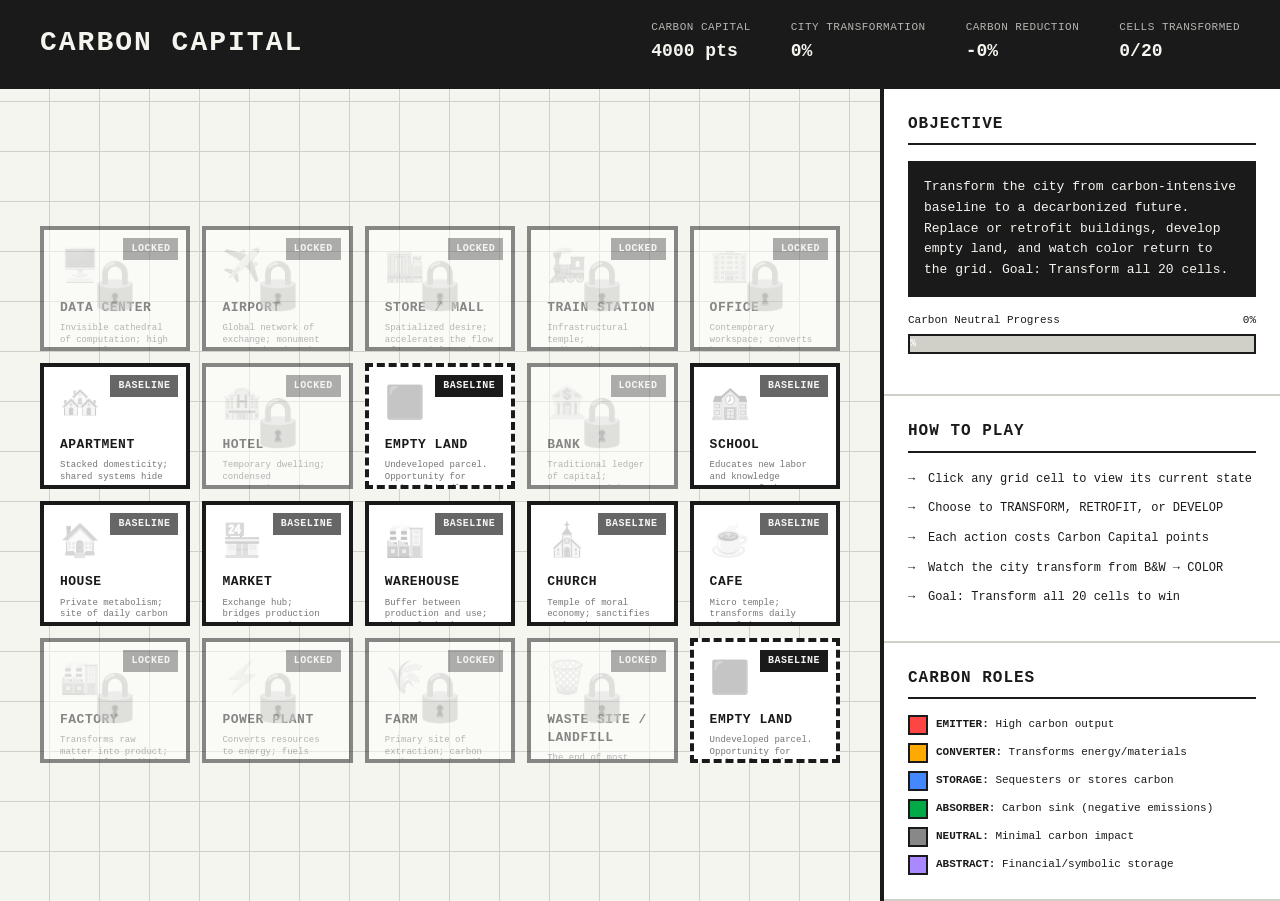
<file: version-4.html>
<!DOCTYPE html>
<html lang="en">
<head>
    <meta charset="UTF-8">
    <meta name="viewport" content="width=device-width, initial-scale=1.0">
    <title>CARBON CAPITAL</title>
    <style>
        * {
            margin: 0;
            padding: 0;
            box-sizing: border-box;
        }

        :root {
            --emitter: #ff4444;
            --converter: #ffaa00;
            --storage: #4488ff;
            --neutral: #888888;
            --abstract: #aa88ff;
            --absorber: #00aa44;
            --bg: #f5f5f0;
            --text: #1a1a1a;
            --border: #1a1a1a;
            --grid: #d0d0c8;
        }

        body {
            font-family: 'Courier New', monospace;
            background: var(--bg);
            color: var(--text);
            overflow-x: hidden;
            line-height: 1.4;
        }

        /* HEADER */
        .header {
            background: var(--text);
            color: var(--bg);
            padding: 20px 40px;
            border-bottom: 4px solid var(--border);
            display: flex;
            justify-content: space-between;
            align-items: center;
        }

        .header h1 {
            font-size: 28px;
            font-weight: bold;
            letter-spacing: 2px;
        }

        .header-stats {
            display: flex;
            gap: 40px;
            font-size: 14px;
        }

        .stat {
            display: flex;
            flex-direction: column;
            gap: 4px;
        }

        .stat-label {
            opacity: 0.7;
            font-size: 11px;
            text-transform: uppercase;
            letter-spacing: 0.5px;
        }

        .stat-value {
            font-size: 18px;
            font-weight: bold;
        }

        /* MAIN LAYOUT */
        .main-container {
            display: flex;
            height: calc(100vh - 88px);
        }

        /* GRID BOARD */
        .board-container {
            flex: 1;
            display: flex;
            align-items: center;
            justify-content: center;
            padding: 40px;
            background: 
                repeating-linear-gradient(0deg, transparent, transparent 49px, var(--grid) 49px, var(--grid) 50px),
                repeating-linear-gradient(90deg, transparent, transparent 49px, var(--grid) 49px, var(--grid) 50px);
        }

        .game-board {
            display: grid;
            grid-template-columns: repeat(5, 1fr);
            grid-template-rows: repeat(4, 1fr);
            gap: 16px;
            max-width: 1400px;
            width: 100%;
        }

        /* GRID CELL */
        .grid-cell {
            aspect-ratio: 1.2;
            border: 4px solid var(--border);
            background: white;
            cursor: pointer;
            transition: all 0.2s ease;
            position: relative;
            overflow: hidden;
            display: flex;
            flex-direction: column;
            padding: 20px;
        }

        .grid-cell:hover {
            transform: translate(-2px, -2px);
            box-shadow: 6px 6px 0 rgba(0,0,0,0.2);
            z-index: 10;
        }

        .grid-cell.empty {
            background: #1a1a1a;
            border-style: dashed;
        }

        .grid-cell.locked {
            opacity: 0.5;
            cursor: not-allowed;
            position: relative;
        }

        .grid-cell.locked::after {
            content: "🔒";
            position: absolute;
            top: 50%;
            left: 50%;
            transform: translate(-50%, -50%);
            font-size: 48px;
            opacity: 0.6;
            pointer-events: none;
        }

        .grid-cell.locked:hover {
            transform: none;
            box-shadow: none;
        }

        .grid-cell.baseline {
            background: white;
            filter: grayscale(1);
        }

        .grid-cell.transformed {
            filter: grayscale(0);
            border-width: 5px;
        }

        .grid-cell.transformed.role-emitter {
            border-color: var(--emitter);
        }

        .grid-cell.transformed.role-converter {
            border-color: var(--converter);
        }

        .grid-cell.transformed.role-storage {
            border-color: var(--storage);
        }

        .grid-cell.transformed.role-neutral {
            border-color: var(--neutral);
        }

        .grid-cell.transformed.role-abstract {
            border-color: var(--abstract);
        }

        .grid-cell.transformed.role-absorber {
            border-color: var(--absorber);
        }

        .cell-icon {
            font-size: 32px;
            margin-bottom: 8px;
            opacity: 0.3;
        }

        .grid-cell.transformed .cell-icon {
            opacity: 1;
        }

        .cell-title {
            font-size: 13px;
            font-weight: bold;
            text-transform: uppercase;
            letter-spacing: 0.5px;
            margin-bottom: 6px;
        }

        .cell-description {
            font-size: 9px;
            line-height: 1.3;
            opacity: 0.6;
            margin-bottom: 8px;
            flex: 1;
        }

        .grid-cell.transformed .cell-description {
            opacity: 0.8;
        }

        .cell-role {
            display: inline-block;
            font-size: 8px;
            padding: 3px 6px;
            border: 1px solid var(--border);
            text-transform: uppercase;
            font-weight: bold;
            letter-spacing: 0.5px;
            margin-top: auto;
        }

        .role-emitter { background: var(--emitter); color: white; border: none; }
        .role-converter { background: var(--converter); color: white; border: none; }
        .role-storage { background: var(--storage); color: white; border: none; }
        .role-neutral { background: var(--neutral); color: white; border: none; }
        .role-abstract { background: var(--abstract); color: white; border: none; }
        .role-absorber { background: var(--absorber); color: white; border: none; }

        .cell-emissions {
            font-size: 10px;
            margin-top: 8px;
            font-weight: bold;
            opacity: 0.7;
        }

        .grid-cell.transformed .cell-emissions {
            opacity: 1;
        }

        .cell-status {
            position: absolute;
            top: 8px;
            right: 8px;
            font-size: 10px;
            padding: 4px 8px;
            background: var(--text);
            color: var(--bg);
            font-weight: bold;
            letter-spacing: 0.5px;
        }

        .grid-cell.baseline .cell-status {
            background: #666;
        }

        .grid-cell.empty .cell-status {
            background: var(--text);
        }

        /* SIDEBAR */
        .sidebar {
            width: 400px;
            background: white;
            border-left: 4px solid var(--border);
            overflow-y: auto;
            display: flex;
            flex-direction: column;
        }

        .sidebar-section {
            padding: 24px;
            border-bottom: 2px solid var(--grid);
        }

        .sidebar-section h2 {
            font-size: 16px;
            text-transform: uppercase;
            letter-spacing: 1px;
            margin-bottom: 16px;
            padding-bottom: 8px;
            border-bottom: 2px solid var(--border);
        }

        .objective-box {
            padding: 16px;
            background: var(--text);
            color: var(--bg);
            font-size: 13px;
            line-height: 1.6;
            margin-bottom: 16px;
        }

        .progress-bar {
            margin: 16px 0;
        }

        .progress-label {
            font-size: 11px;
            margin-bottom: 6px;
            display: flex;
            justify-content: space-between;
        }

        .progress-track {
            height: 20px;
            background: var(--grid);
            border: 2px solid var(--border);
            position: relative;
            overflow: hidden;
        }

        .progress-fill {
            height: 100%;
            background: var(--storage);
            transition: width 0.5s ease;
            display: flex;
            align-items: center;
            justify-content: center;
            font-size: 10px;
            font-weight: bold;
            color: white;
        }

        .legend {
            display: flex;
            flex-direction: column;
            gap: 8px;
            font-size: 11px;
        }

        .legend-item {
            display: flex;
            align-items: center;
            gap: 8px;
        }

        .legend-color {
            width: 20px;
            height: 20px;
            border: 2px solid var(--border);
        }

        .instruction-list {
            list-style: none;
            font-size: 12px;
            line-height: 1.8;
        }

        .instruction-list li {
            padding-left: 20px;
            position: relative;
            margin-bottom: 8px;
        }

        .instruction-list li:before {
            content: "→";
            position: absolute;
            left: 0;
            font-weight: bold;
        }

        .btn {
            display: inline-block;
            padding: 10px 20px;
            background: var(--text);
            color: var(--bg);
            border: 2px solid var(--border);
            cursor: pointer;
            font-family: 'Courier New', monospace;
            font-size: 12px;
            font-weight: bold;
            text-transform: uppercase;
            margin-top: 16px;
            transition: all 0.1s;
            width: 100%;
            text-align: center;
        }

        .btn:hover {
            background: var(--bg);
            color: var(--text);
        }

        .btn:disabled {
            opacity: 0.3;
            cursor: not-allowed;
        }

        /* MODAL */
        .modal {
            display: none;
            position: fixed;
            top: 0;
            left: 0;
            width: 100%;
            height: 100%;
            background: rgba(0,0,0,0.85);
            z-index: 1000;
            align-items: center;
            justify-content: center;
        }

        .modal.active {
            display: flex;
        }

        .modal-content {
            background: var(--bg);
            border: 6px solid var(--border);
            width: 90%;
            max-width: 800px;
            max-height: 85vh;
            overflow-y: auto;
            box-shadow: 12px 12px 0 rgba(0,0,0,0.3);
        }

        .modal-header {
            background: var(--text);
            color: var(--bg);
            padding: 24px;
            border-bottom: 4px solid var(--border);
            position: relative;
        }

        .modal-title {
            font-size: 24px;
            font-weight: bold;
            text-transform: uppercase;
            letter-spacing: 1px;
            margin-bottom: 8px;
        }

        .modal-subtitle {
            font-size: 13px;
            font-style: italic;
            opacity: 0.8;
            margin-bottom: 16px;
        }

        .modal-meta {
            display: flex;
            gap: 20px;
            font-size: 12px;
        }

        .close-modal {
            position: absolute;
            top: 24px;
            right: 24px;
            font-size: 28px;
            cursor: pointer;
            background: none;
            border: none;
            color: var(--bg);
            font-weight: bold;
            width: 36px;
            height: 36px;
            display: flex;
            align-items: center;
            justify-content: center;
        }

        .close-modal:hover {
            opacity: 0.7;
        }

        .modal-body {
            padding: 24px;
        }

        .modal-section {
            margin-bottom: 24px;
        }

        .modal-section h3 {
            font-size: 14px;
            text-transform: uppercase;
            letter-spacing: 1px;
            margin-bottom: 12px;
            padding-bottom: 8px;
            border-bottom: 2px solid var(--border);
        }

        .action-card {
            padding: 16px;
            border: 3px solid var(--border);
            margin-bottom: 12px;
            background: white;
            cursor: pointer;
            transition: all 0.1s;
        }

        .action-card:hover {
            background: var(--bg);
            transform: translateX(4px);
        }

        .action-card.disabled {
            opacity: 0.4;
            cursor: not-allowed;
        }

        .action-card.disabled:hover {
            transform: none;
            background: white;
        }

        .action-title {
            font-size: 13px;
            font-weight: bold;
            text-transform: uppercase;
            margin-bottom: 8px;
        }

        .action-cost {
            font-size: 12px;
            color: var(--emitter);
            font-weight: bold;
            margin-bottom: 8px;
        }

        .action-impact {
            font-size: 11px;
            color: #008800;
            font-weight: bold;
            margin-bottom: 8px;
        }

        .action-description {
            font-size: 11px;
            opacity: 0.8;
            line-height: 1.4;
        }

        .data-grid {
            display: grid;
            grid-template-columns: 1fr 1fr;
            gap: 12px;
            margin: 12px 0;
        }

        .data-box {
            padding: 12px;
            border: 2px solid var(--border);
            background: white;
        }

        .data-box-title {
            font-size: 10px;
            text-transform: uppercase;
            letter-spacing: 0.5px;
            opacity: 0.6;
            margin-bottom: 6px;
        }

        .data-box-value {
            font-size: 18px;
            font-weight: bold;
        }

        .data-box-unit {
            font-size: 11px;
            opacity: 0.7;
        }

        .info-highlight {
            background: rgba(68, 136, 255, 0.1);
            border-left: 4px solid var(--storage);
            padding: 12px;
            margin: 12px 0;
            font-size: 12px;
        }

        .transform-options {
            display: grid;
            gap: 12px;
        }

        @media (max-width: 1400px) {
            .game-board {
                gap: 12px;
            }
            
            .grid-cell {
                padding: 16px;
            }
        }
    </style>
</head>
<body>
    <!-- HEADER -->
    <div class="header">
        <h1>CARBON CAPITAL</h1>
        <div class="header-stats">
            <div class="stat">
                <div class="stat-label">Carbon Capital</div>
                <div class="stat-value"><span id="carbon-capital">4000</span> pts</div>
            </div>
            <div class="stat">
                <div class="stat-label">City Transformation</div>
                <div class="stat-value"><span id="transformation-percent">0</span>%</div>
            </div>
            <div class="stat">
                <div class="stat-label">Carbon Reduction</div>
                <div class="stat-value">-<span id="reduction-percent">0</span>%</div>
            </div>
            <div class="stat">
                <div class="stat-label">Cells Transformed</div>
                <div class="stat-value"><span id="cells-transformed">0</span>/20</div>
            </div>
        </div>
    </div>

    <!-- MAIN LAYOUT -->
    <div class="main-container">
        <!-- GAME BOARD -->
        <div class="board-container">
            <div class="game-board" id="game-board">
                <!-- Grid cells will be generated by JavaScript -->
            </div>
        </div>

        <!-- SIDEBAR -->
        <div class="sidebar">
            <div class="sidebar-section">
                <h2>Objective</h2>
                <div class="objective-box">
                    Transform the city from carbon-intensive baseline to a decarbonized future. Replace or retrofit buildings, develop empty land, and watch color return to the grid. Goal: Transform all 20 cells.
                </div>
                
                <div class="progress-bar">
                    <div class="progress-label">
                        <span>Carbon Neutral Progress</span>
                        <span id="progress-label">0%</span>
                    </div>
                    <div class="progress-track">
                        <div class="progress-fill" id="progress-fill" style="width: 0%">0%</div>
                    </div>
                </div>
            </div>

            <div class="sidebar-section">
                <h2>How to Play</h2>
                <ul class="instruction-list">
                    <li>Click any grid cell to view its current state</li>
                    <li>Choose to TRANSFORM, RETROFIT, or DEVELOP</li>
                    <li>Each action costs Carbon Capital points</li>
                    <li>Watch the city transform from B&W → COLOR</li>
                    <li>Goal: Transform all 20 cells to win</li>
                </ul>
            </div>

            <div class="sidebar-section">
                <h2>Carbon Roles</h2>
                <div class="legend">
                    <div class="legend-item">
                        <div class="legend-color role-emitter"></div>
                        <span><strong>EMITTER:</strong> High carbon output</span>
                    </div>
                    <div class="legend-item">
                        <div class="legend-color role-converter"></div>
                        <span><strong>CONVERTER:</strong> Transforms energy/materials</span>
                    </div>
                    <div class="legend-item">
                        <div class="legend-color role-storage"></div>
                        <span><strong>STORAGE:</strong> Sequesters or stores carbon</span>
                    </div>
                    <div class="legend-item">
                        <div class="legend-color role-absorber"></div>
                        <span><strong>ABSORBER:</strong> Carbon sink (negative emissions)</span>
                    </div>
                    <div class="legend-item">
                        <div class="legend-color role-neutral"></div>
                        <span><strong>NEUTRAL:</strong> Minimal carbon impact</span>
                    </div>
                    <div class="legend-item">
                        <div class="legend-color role-abstract"></div>
                        <span><strong>ABSTRACT:</strong> Financial/symbolic storage</span>
                    </div>
                </div>
            </div>

            <div class="sidebar-section">
                <h2>Change Agents</h2>
                <div id="agents-list" style="font-size: 11px; line-height: 1.8;">
                    <!-- Will be populated by JavaScript -->
                </div>
            </div>

            <div class="sidebar-section">
                <h2>Your Strategy</h2>
                <div style="font-size: 12px; line-height: 1.6;">
                    <strong>Current approach:</strong> Baseline assessment<br>
                    <strong>Recommended:</strong> Start with high-emitters (AIRPORT, DATA CENTER) for maximum impact, or build up capital with smaller interventions first.
                </div>
                <button class="btn" onclick="resetGame()">RESET GAME</button>
            </div>
        </div>
    </div>

    <!-- MODAL -->
    <div class="modal" id="cell-modal">
        <div class="modal-content">
            <div class="modal-header">
                <button class="close-modal" onclick="closeModal()">×</button>
                <div class="modal-title" id="modal-title">EMPTY LAND</div>
                <div class="modal-subtitle" id="modal-subtitle">Undeveloped parcel awaiting intervention</div>
                <div class="modal-meta">
                    <span>Status: <strong id="modal-status">BASELINE</strong></span>
                    <span>Role: <strong id="modal-role">—</strong></span>
                    <span>Emissions: <strong id="modal-emissions">—</strong></span>
                </div>
            </div>

            <div class="modal-body">
                <div id="modal-content-area">
                    <!-- Dynamic content will be inserted here -->
                </div>
            </div>
        </div>
    </div>

    <script>
        // Game state
        let gameState = {
            carbonCapital: 4000,
            cellsTransformed: 0,
            totalCells: 20,
            grid: [],
            unlockedAgents: ['housingAdvocates', 'religiousLeadership', 'educationBoard', 'smallBusiness'] // Start with some unlocked
        };

        // Change agents database
        const changeAgents = {
            techCoalition: {
                id: 'techCoalition',
                name: 'Tech Coalition',
                unlockCost: 200,
                unlocked: false,
                description: 'Hyperscale operators and data center REITs',
                unlocks: ['datacenter']
            },
            transitAuthority: {
                id: 'transitAuthority',
                name: 'Transit Authority',
                unlockCost: 300,
                unlocked: false,
                description: 'MTA, Amtrak, and federal transit agencies',
                unlocks: ['trainstation']
            },
            aviationIndustry: {
                id: 'aviationIndustry',
                name: 'Aviation Industry',
                unlockCost: 400,
                unlocked: false,
                description: 'Airlines, airport authorities, and FAA',
                unlocks: ['airport']
            },
            retailCoalition: {
                id: 'retailCoalition',
                name: 'Retail Coalition',
                unlockCost: 250,
                unlocked: false,
                description: 'Major retailers and shopping mall operators',
                unlocks: ['store']
            },
            corporateLeaders: {
                id: 'corporateLeaders',
                name: 'Corporate Leaders',
                unlockCost: 180,
                unlocked: false,
                description: 'Fortune 500 companies and REITs',
                unlocks: ['office', 'bank']
            },
            housingAdvocates: {
                id: 'housingAdvocates',
                name: 'Housing Advocates',
                unlockCost: 150,
                unlocked: true, // Start unlocked
                description: 'Tenant unions, housing nonprofits, progressive landlords',
                unlocks: ['apartment', 'house', 'dormitory']
            },
            hospitalityIndustry: {
                id: 'hospitalityIndustry',
                name: 'Hospitality Industry',
                unlockCost: 200,
                unlocked: false,
                description: 'Hotel chains and hospitality associations',
                unlocks: ['hotel']
            },
            religiousLeadership: {
                id: 'religiousLeadership',
                name: 'Religious Leadership',
                unlockCost: 120,
                unlocked: true, // Start unlocked
                description: 'Interfaith climate coalitions and creation care movements',
                unlocks: ['church']
            },
            educationBoard: {
                id: 'educationBoard',
                name: 'Education Board',
                unlockCost: 180,
                unlocked: true, // Start unlocked
                description: 'School districts and university sustainability offices',
                unlocks: ['school']
            },
            smallBusiness: {
                id: 'smallBusiness',
                name: 'Small Business Coalition',
                unlockCost: 100,
                unlocked: true, // Start unlocked
                description: 'Local merchants and community development corps',
                unlocks: ['market', 'cafe', 'warehouse']
            },
            industrialOperators: {
                id: 'industrialOperators',
                name: 'Industrial Operators',
                unlockCost: 350,
                unlocked: false,
                description: 'Manufacturers, utilities, waste management, and agricultural industry',
                unlocks: ['factory', 'powerplant', 'farm', 'landfill']
            }
        };

        // Building typology definitions
        const typologies = {
            // Row 1
            datacenter: {
                id: 'datacenter',
                name: 'DATA CENTER',
                description: 'Invisible cathedral of computation; high energy, low visibility.',
                role: 'EMITTER',
                roleClass: 'role-emitter',
                icon: '🖥️',
                baselineEmissions: 45200,
                transformedEmissions: 12000,
                transformCost: 850,
                changeAgent: 'techCoalition',
                agentNames: ['Hyperscale operators (Microsoft, Google, AWS)', 'Data center REITs (Equinix, Digital Realty)'],
                motivations: ['Corporate climate commitments', 'Investor pressure (ESG funds)', 'Energy cost savings', 'Talent recruitment & PR']
            },
            airport: {
                id: 'airport',
                name: 'AIRPORT',
                description: 'Global network of exchange; monument to speed and carbon cost.',
                role: 'EMITTER',
                roleClass: 'role-emitter',
                icon: '✈️',
                baselineEmissions: 85000,
                transformedEmissions: 28000,
                transformCost: 1200,
                changeAgent: 'aviationIndustry',
                agentNames: ['Major airlines (Delta, United, American)', 'Port authorities', 'FAA and international aviation regulators'],
                motivations: ['Fuel cost reduction', 'Carbon offset requirements', 'Public pressure on flight emissions', 'Airport modernization grants']
            },
            store: {
                id: 'store',
                name: 'STORE / MALL',
                description: 'Spatialized desire; accelerates the flow of materials and images.',
                role: 'EMITTER',
                roleClass: 'role-emitter',
                icon: '🏬',
                baselineEmissions: 42000,
                transformedEmissions: 15000,
                transformCost: 450,
                changeAgent: 'retailCoalition',
                agentNames: ['Major retailers (Walmart, Target, Amazon)', 'Mall REITs (Simon Property Group)', 'Retail industry associations'],
                motivations: ['Operating cost savings', 'Brand reputation', 'Investor ESG requirements', 'Adaptation to climate risks (extreme weather)']
            },
            trainstation: {
                id: 'trainstation',
                name: 'TRAIN STATION',
                description: 'Infrastructural temple; redistributes carbon and care through movement.',
                role: 'STORAGE→DISTRIBUTION',
                roleClass: 'role-storage',
                icon: '🚂',
                baselineEmissions: 32000,
                transformedEmissions: 8000,
                transformCost: 500,
                changeAgent: 'transitAuthority',
                agentNames: ['MTA (Metropolitan Transportation Authority)', 'Amtrak', 'Federal Transit Administration', 'State DOTs'],
                motivations: ['Federal infrastructure funding', 'Climate resilience mandates', 'Operational efficiency', 'Ridership growth through sustainability']
            },
            office: {
                id: 'office',
                name: 'OFFICE',
                description: 'Contemporary workspace; converts human time, data, and energy into abstract value.',
                role: 'EMITTER→CONVERTER',
                roleClass: 'role-converter',
                icon: '🏢',
                baselineEmissions: 28000,
                transformedEmissions: 9000,
                transformCost: 420,
                changeAgent: 'corporateLeaders',
                agentNames: ['Fortune 500 companies', 'Commercial REITs (Boston Properties, SL Green)', 'Corporate sustainability officers'],
                motivations: ['Net-zero commitments', 'Talent attraction (Gen Z workers)', 'LEED/WELL certification premiums', 'NYC Local Law 97 compliance']
            },
            // Row 2
            apartment: {
                id: 'apartment',
                name: 'APARTMENT',
                description: 'Stacked domesticity; shared systems hide energy cost.',
                role: 'EMITTER',
                roleClass: 'role-emitter',
                icon: '🏘️',
                baselineEmissions: 28000,
                transformedEmissions: 8500,
                transformCost: 380,
                changeAgent: 'housingAdvocates',
                agentNames: ['Tenant unions and housing justice groups', 'Affordable housing developers', 'Progressive landlords', 'Housing authorities'],
                motivations: ['Energy burden reduction for tenants', 'Anti-displacement strategies', 'Green affordable housing funding', 'Healthy homes initiatives']
            },
            hotel: {
                id: 'hotel',
                name: 'HOTEL',
                description: 'Temporary dwelling; condensed consumption and service labor.',
                role: 'EMITTER→CONVERTER',
                roleClass: 'role-converter',
                icon: '🏨',
                baselineEmissions: 35000,
                transformedEmissions: 12000,
                transformCost: 400,
                changeAgent: 'hospitalityIndustry',
                agentNames: ['Hotel chains (Marriott, Hilton, Hyatt)', 'Hospitality industry associations', 'Hotel REITs'],
                motivations: ['Guest expectations (eco-conscious travelers)', 'Operating cost reduction', 'Green certifications (LEED)', 'Corporate sustainability mandates']
            },
            empty1: {
                id: 'empty1',
                name: 'EMPTY LAND',
                description: 'Undeveloped parcel. Opportunity for carbon-friendly development.',
                role: null,
                roleClass: null,
                icon: '⬛',
                baselineEmissions: 0,
                transformedEmissions: 0,
                developCost: 300,
                isEmpty: true,
                changeAgent: null,
                agentNames: ['Community land trusts', 'City planning department', 'Green developers'],
                motivations: ['Community benefit', 'Climate adaptation', 'Green infrastructure']
            },
            bank: {
                id: 'bank',
                name: 'BANK',
                description: 'Traditional ledger of capital; contrasts with carbon as value.',
                role: 'ABSTRACT STORAGE',
                roleClass: 'role-abstract',
                icon: '🏦',
                baselineEmissions: 22000,
                transformedEmissions: 7500,
                transformCost: 380,
                changeAgent: 'corporateLeaders',
                agentNames: ['Major banks (JPMorgan, Citi, Bank of America)', 'Financial regulators', 'Institutional investors'],
                motivations: ['Climate risk disclosure (TCFD)', 'Green bond issuance', 'ESG investment pressure', 'Reputational risk from fossil fuel ties']
            },
            school: {
                id: 'school',
                name: 'SCHOOL',
                description: 'Educates new labor and knowledge systems of the carbon age.',
                role: 'CONVERTER',
                roleClass: 'role-converter',
                icon: '🏫',
                baselineEmissions: 25000,
                transformedEmissions: 7000,
                transformCost: 360,
                changeAgent: 'educationBoard',
                agentNames: ['School districts', 'University sustainability offices', 'State education departments', 'Student climate activists'],
                motivations: ['Educational mission (climate literacy)', 'Budget savings from efficiency', 'Healthier learning environments', 'Student/parent pressure']
            },
            // Row 3
            house: {
                id: 'house',
                name: 'HOUSE',
                description: 'Private metabolism; site of daily carbon use and waste.',
                role: 'EMITTER→CONVERTER',
                roleClass: 'role-emitter',
                icon: '🏠',
                baselineEmissions: 12000,
                transformedEmissions: 3000,
                transformCost: 200,
                changeAgent: 'housingAdvocates',
                agentNames: ['Homeowners', 'Community development corps', 'Energy efficiency nonprofits', 'Local green building programs'],
                motivations: ['Utility bill savings', 'Home value increase', 'Climate anxiety/values', 'Tax incentives and rebates']
            },
            market: {
                id: 'market',
                name: 'MARKET',
                description: 'Exchange hub; bridges production and consumption.',
                role: 'EMITTER',
                roleClass: 'role-emitter',
                icon: '🏪',
                baselineEmissions: 15000,
                transformedEmissions: 5000,
                transformCost: 280,
                changeAgent: 'smallBusiness',
                agentNames: ['Local merchants', 'Farmers market operators', 'Community development corps', 'Business improvement districts'],
                motivations: ['Operating cost reduction', 'Community values alignment', 'Grant funding access', 'Competitive advantage']
            },
            warehouse: {
                id: 'warehouse',
                name: 'WAREHOUSE',
                description: 'Buffer between production and use; where logistics materialize.',
                role: 'CONVERTER',
                roleClass: 'role-converter',
                icon: '🏭',
                baselineEmissions: 19000,
                transformedEmissions: 6000,
                transformCost: 320,
                changeAgent: 'smallBusiness',
                agentNames: ['Logistics companies', 'Industrial landlords', 'Manufacturing firms', 'Supply chain managers'],
                motivations: ['Energy cost reduction', 'Supply chain resilience', 'Regulatory compliance', 'Corporate procurement requirements']
            },
            church: {
                id: 'church',
                name: 'CHURCH',
                description: 'Temple of moral economy; sanctifies carbon kept, not spent.',
                role: 'WORSHIP/STORAGE',
                roleClass: 'role-storage',
                icon: '⛪',
                baselineEmissions: 6000,
                transformedEmissions: 2000,
                transformCost: 180,
                changeAgent: 'religiousLeadership',
                agentNames: ['Interfaith climate coalitions', 'Religious denominations', 'Creation care movements', 'Faith-based community groups'],
                motivations: ['Moral/theological imperative', 'Creation care theology', 'Budget constraints (cost savings)', 'Community leadership example']
            },
            cafe: {
                id: 'cafe',
                name: 'CAFE',
                description: 'Micro temple; transforms daily ritual into carbon storage.',
                role: 'CONVERTER/STORAGE',
                roleClass: 'role-storage',
                icon: '☕',
                baselineEmissions: 3500,
                transformedEmissions: 1000,
                transformCost: 150,
                changeAgent: 'smallBusiness',
                agentNames: ['Independent cafe owners', 'Small business associations', 'Local sustainability programs', 'Green business networks'],
                motivations: ['Customer values (conscious consumers)', 'Operating efficiency', 'Brand differentiation', 'Community identity']
            },
            // Row 4 - Industrial
            factory: {
                id: 'factory',
                name: 'FACTORY',
                description: 'Transforms raw matter into product; origin of embodied carbon.',
                role: 'EMITTER→CONVERTER',
                roleClass: 'role-converter',
                icon: '🏭',
                baselineEmissions: 95000,
                transformedEmissions: 35000,
                transformCost: 900,
                changeAgent: 'industrialOperators',
                agentNames: ['Manufacturing companies', 'Industrial real estate', 'Supply chain directors', 'Trade associations'],
                motivations: ['Energy cost reduction', 'Supply chain requirements', 'Regulatory compliance', 'Carbon border adjustments']
            },
            powerplant: {
                id: 'powerplant',
                name: 'POWER PLANT',
                description: 'Converts resources to energy; fuels every system downstream.',
                role: 'EMITTER',
                roleClass: 'role-emitter',
                icon: '⚡',
                baselineEmissions: 450000,
                transformedEmissions: 45000,
                transformCost: 1500,
                changeAgent: 'industrialOperators',
                agentNames: ['Utility companies (Con Edison, NYPA)', 'Energy regulators (PSC)', 'Independent power producers', 'Grid operators'],
                motivations: ['Renewable portfolio standards', 'Stranded asset risk (coal/gas)', 'Grid modernization', 'Customer demand for clean energy']
            },
            farm: {
                id: 'farm',
                name: 'FARM',
                description: 'Primary site of extraction; carbon exchange with soil and air.',
                role: 'ABSORBER→EMITTER',
                roleClass: 'role-storage',
                icon: '🌾',
                baselineEmissions: 28000,
                transformedEmissions: -5000, // Negative = carbon sink!
                transformCost: 400,
                changeAgent: 'industrialOperators',
                agentNames: ['Agricultural producers', 'Farm cooperatives', 'USDA and extension services', 'Regenerative ag advocates'],
                motivations: ['Soil health and yields', 'Carbon credit markets', 'Climate resilience', 'Federal conservation programs']
            },
            landfill: {
                id: 'landfill',
                name: 'WASTE SITE / LANDFILL',
                description: 'The end of most carbon cycles; where matter is buried or reborn.',
                role: 'ABSORBER→EMITTER',
                roleClass: 'role-emitter',
                icon: '🗑️',
                baselineEmissions: 65000,
                transformedEmissions: 15000,
                transformCost: 550,
                changeAgent: 'industrialOperators',
                agentNames: ['Waste management companies (Waste Management Inc, Republic)', 'Municipal sanitation departments', 'EPA and state regulators'],
                motivations: ['Methane capture revenue', 'Regulatory requirements', 'Landfill to energy conversion', 'Circular economy mandates']
            },
            empty2: {
                id: 'empty2',
                name: 'EMPTY LAND',
                description: 'Undeveloped parcel. Opportunity for carbon-friendly development.',
                role: null,
                roleClass: null,
                icon: '⬛',
                baselineEmissions: 0,
                transformedEmissions: 0,
                developCost: 300,
                isEmpty: true,
                changeAgent: null,
                agentNames: ['Community land trusts', 'City planning department', 'Green developers'],
                motivations: ['Community benefit', 'Climate adaptation', 'Green infrastructure']
            }
        };

        // Initialize game
        function initGame() {
            gameState.grid = Object.keys(typologies).map(key => ({
                ...typologies[key],
                state: 'baseline', // baseline, transformed
                position: gameState.grid.length
            }));
            
            renderBoard();
            updateStats();
        }

        // Render game board
        function renderBoard() {
            const board = document.getElementById('game-board');
            board.innerHTML = '';
            
            gameState.grid.forEach((cell, index) => {
                const cellDiv = document.createElement('div');
                const roleClassForBorder = cell.state === 'transformed' && cell.roleClass ? cell.roleClass : '';
                
                // Check if building is locked (agent not recruited)
                const isLocked = cell.changeAgent && !gameState.unlockedAgents.includes(cell.changeAgent) && cell.state === 'baseline';
                
                cellDiv.className = `grid-cell ${cell.isEmpty ? 'empty' : ''} ${cell.state} ${roleClassForBorder} ${isLocked ? 'locked' : ''}`;
                cellDiv.onclick = () => openCellModal(index);
                
                const statusText = isLocked ? 'LOCKED' :
                                  cell.state === 'baseline' ? 'BASELINE' : 
                                  cell.state === 'transformed' ? 'TRANSFORMED' : 'EMPTY';
                
                cellDiv.innerHTML = `
                    <div class="cell-status">${statusText}</div>
                    <div class="cell-icon">${cell.icon}</div>
                    <div class="cell-title">${cell.name}</div>
                    <div class="cell-description">${cell.description}</div>
                    ${!cell.isEmpty && !isLocked ? `
                        <div class="cell-emissions">
                            ${cell.state === 'baseline' ? 
                                (cell.baselineEmissions / 1000).toFixed(1) : 
                                (cell.transformedEmissions / 1000).toFixed(1)
                            }K tons CO2e/yr
                        </div>
                        ${cell.role ? `<div class="cell-role ${cell.roleClass}">${cell.role}</div>` : ''}
                    ` : ''}
                `;
                
                board.appendChild(cellDiv);
            });
        }

        // Open cell modal
        function openCellModal(index) {
            const cell = gameState.grid[index];
            const modal = document.getElementById('cell-modal');
            
            document.getElementById('modal-title').textContent = cell.name;
            document.getElementById('modal-subtitle').textContent = cell.description;
            document.getElementById('modal-status').textContent = cell.state.toUpperCase();
            document.getElementById('modal-role').textContent = cell.role || '—';
            
            if (cell.isEmpty) {
                document.getElementById('modal-emissions').textContent = '0 tons CO2e/yr';
            } else {
                const emissions = cell.state === 'baseline' ? cell.baselineEmissions : cell.transformedEmissions;
                document.getElementById('modal-emissions').textContent = (emissions / 1000).toFixed(1) + 'K tons CO2e/yr';
            }
            
            renderModalContent(cell, index);
            modal.classList.add('active');
        }

        // Render modal content based on cell state
        function renderModalContent(cell, index) {
            const contentArea = document.getElementById('modal-content-area');
            const isLocked = cell.changeAgent && !gameState.unlockedAgents.includes(cell.changeAgent) && cell.state === 'baseline';
            
            if (isLocked) {
                // Building is locked - show change agent recruitment
                const agent = changeAgents[cell.changeAgent];
                const canAfford = gameState.carbonCapital >= agent.unlockCost;
                
                contentArea.innerHTML = `
                    <div class="modal-section">
                        <h3>🔒 Building Locked</h3>
                        <p style="font-size: 12px; line-height: 1.6; margin-bottom: 16px;">
                            This building type requires recruiting its change agents before transformation can begin.
                        </p>
                    </div>
                    
                    <div class="modal-section">
                        <h3>WHO CAN TRANSFORM THIS BUILDING?</h3>
                        
                        <div class="info-highlight" style="margin-bottom: 16px;">
                            <strong>Primary Agents:</strong><br>
                            ${cell.agentNames.map(name => `• ${name}`).join('<br>')}
                        </div>
                        
                        <div class="info-highlight">
                            <strong>What Motivates Them:</strong><br>
                            ${cell.motivations.map(mot => `• ${mot}`).join('<br>')}
                        </div>
                    </div>
                    
                    <div class="modal-section">
                        <h3>Recruit Change Agent</h3>
                        
                        <div class="action-card ${!canAfford ? 'disabled' : ''}" 
                             onclick="${canAfford ? `recruitAgent('${cell.changeAgent}')` : ''}">
                            <div class="action-title">RECRUIT: ${agent.name.toUpperCase()}</div>
                            <div class="action-cost">Cost: ${agent.unlockCost} Carbon Capital</div>
                            <div class="action-impact">Unlocks: ${agent.unlocks.map(id => typologies[id].name).join(', ')}</div>
                            <div class="action-description">
                                ${agent.description}. Once recruited, all buildings of this type become available for transformation.
                            </div>
                            ${!canAfford ? '<div style="margin-top: 8px; color: var(--emitter); font-size: 10px; font-weight: bold;">⚠ INSUFFICIENT CAPITAL</div>' : ''}
                        </div>
                        
                        <div style="font-size: 11px; opacity: 0.7; margin-top: 12px;">
                            <strong>Strategy tip:</strong> Recruiting change agents is an investment that unlocks multiple buildings. 
                            Consider the leverage you gain across the city.
                        </div>
                    </div>
                `;
            } else if (cell.state === 'transformed') {
                // Already transformed
                contentArea.innerHTML = `
                    <div class="info-highlight">
                        ✓ This building has been successfully transformed!<br>
                        <strong>Annual Emissions:</strong> ${(cell.transformedEmissions / 1000).toFixed(1)}K tons CO2e/yr<br>
                        <strong>Reduction:</strong> ${((1 - cell.transformedEmissions / cell.baselineEmissions) * 100).toFixed(0)}% from baseline
                    </div>
                    
                    <div class="modal-section">
                        <h3>Transformation Details</h3>
                        <p style="font-size: 12px; line-height: 1.6;">
                            This building has undergone deep decarbonization through renewable energy procurement, 
                            material substitution, and operational efficiency improvements. It now serves as a model 
                            for the rest of the city.
                        </p>
                    </div>
                `;
            } else if (cell.isEmpty) {
                // Empty land - develop options
                contentArea.innerHTML = `
                    <div class="modal-section">
                        <h3>Development Options</h3>
                        <p style="font-size: 12px; line-height: 1.6; margin-bottom: 16px;">
                            This empty parcel offers a blank slate for carbon-friendly development. 
                            Choose a typology to build from scratch with decarbonization built in.
                        </p>
                        
                        <div class="transform-options">
                            ${generateDevelopmentOptions(index)}
                        </div>
                    </div>
                `;
            } else {
                // Baseline - transformation options
                const reductionPercent = cell.transformedEmissions < 0 ? 
                    'CARBON SINK' : 
                    ((1 - cell.transformedEmissions / cell.baselineEmissions) * 100).toFixed(0);
                const canAfford = gameState.carbonCapital >= cell.transformCost;
                const emissionChange = cell.baselineEmissions - cell.transformedEmissions;
                
                contentArea.innerHTML = `
                    <div class="modal-section">
                        <h3>Current State (Baseline)</h3>
                        <div class="data-grid">
                            <div class="data-box">
                                <div class="data-box-title">Current Emissions</div>
                                <div class="data-box-value">${(cell.baselineEmissions / 1000).toFixed(1)}K <span class="data-box-unit">tons CO2e/yr</span></div>
                            </div>
                            <div class="data-box">
                                <div class="data-box-title">Transformation Potential</div>
                                <div class="data-box-value">${reductionPercent}${cell.transformedEmissions >= 0 ? '%' : ''} <span class="data-box-unit">${cell.transformedEmissions < 0 ? '(absorbs carbon!)' : 'reduction'}</span></div>
                            </div>
                        </div>
                        ${cell.transformedEmissions < 0 ? `
                            <div class="info-highlight" style="border-left-color: #00aa00; background: rgba(0, 170, 0, 0.1);">
                                <strong>🌱 Carbon Sink Potential!</strong><br>
                                Regenerative practices can transform this from an emitter into a carbon absorber, 
                                sequestering ${Math.abs(cell.transformedEmissions / 1000).toFixed(1)}K tons CO2e/yr.
                            </div>
                        ` : ''}
                    </div>
                    
                    <div class="modal-section">
                        <h3>Transformation Options</h3>
                        
                        <div class="action-card ${!canAfford ? 'disabled' : ''}" 
                             onclick="${canAfford ? `transformCell(${index})` : ''}">
                            <div class="action-title">DEEP DECARBONIZATION</div>
                            <div class="action-cost">Cost: ${cell.transformCost} Carbon Capital</div>
                            <div class="action-impact">↓ ${cell.transformedEmissions < 0 ? 'Becomes carbon sink!' : `-${reductionPercent}% emissions`} | ${cell.transformedEmissions < 0 ? '+' : '-'}${(Math.abs(emissionChange) / 1000).toFixed(1)}K tons CO2e/yr</div>
                            <div class="action-description">
                                Complete transformation through renewable energy, material substitution, and operational efficiency. 
                                The building becomes a model for carbon-friendly urban development.
                            </div>
                            ${!canAfford ? '<div style="margin-top: 8px; color: var(--emitter); font-size: 10px; font-weight: bold;">⚠ INSUFFICIENT CAPITAL</div>' : ''}
                        </div>
                        
                        <div class="info-highlight">
                            <strong>Pro tip:</strong> Transforming high-emitters like POWER PLANT and FACTORY provides the biggest 
                            absolute reductions, but costs more capital. Consider building up resources with smaller buildings first.
                        </div>
                    </div>
                `;
            }
        }

        // Generate development options for empty land
        function generateDevelopmentOptions(index) {
            const options = [
                { name: 'LIBRARY', role: 'NEUTRAL', cost: 250, emissions: 4000 },
                { name: 'MUSEUM', role: 'CONVERTER/STORAGE', cost: 280, emissions: 8000 },
                { name: 'DORMITORY', role: 'CONVERTER', cost: 220, emissions: 7000 }
            ];
            
            return options.map(opt => {
                const canAfford = gameState.carbonCapital >= opt.cost;
                return `
                    <div class="action-card ${!canAfford ? 'disabled' : ''}" 
                         onclick="${canAfford ? `developLand(${index}, '${opt.name}')` : ''}">
                        <div class="action-title">BUILD: ${opt.name}</div>
                        <div class="action-cost">Cost: ${opt.cost} Carbon Capital</div>
                        <div class="action-impact">New emissions: ${(opt.emissions / 1000).toFixed(1)}K tons CO2e/yr</div>
                        <div class="action-description">
                            Develop this parcel with a carbon-friendly ${opt.name.toLowerCase()}. 
                            Role: <strong>${opt.role}</strong>
                        </div>
                        ${!canAfford ? '<div style="margin-top: 8px; color: var(--emitter); font-size: 10px; font-weight: bold;">⚠ INSUFFICIENT CAPITAL</div>' : ''}
                    </div>
                `;
            }).join('');
        }

        // Recruit a change agent
        function recruitAgent(agentId) {
            const agent = changeAgents[agentId];
            
            if (gameState.carbonCapital >= agent.unlockCost && !gameState.unlockedAgents.includes(agentId)) {
                gameState.carbonCapital -= agent.unlockCost;
                gameState.unlockedAgents.push(agentId);
                agent.unlocked = true;
                
                closeModal();
                renderBoard();
                updateStats();
                
                // Show success message
                setTimeout(() => {
                    alert(`✓ ${agent.name} recruited!\n\nUnlocked buildings: ${agent.unlocks.map(id => typologies[id].name).join(', ')}\n\nThese buildings are now available for transformation.`);
                }, 200);
            }
        }

        // Transform a cell
        function transformCell(index) {
            const cell = gameState.grid[index];
            
            if (gameState.carbonCapital >= cell.transformCost) {
                gameState.carbonCapital -= cell.transformCost;
                cell.state = 'transformed';
                gameState.cellsTransformed++;
                
                // Award bonus capital for successful transformation
                const bonus = Math.floor(cell.transformCost * 0.3);
                gameState.carbonCapital += bonus;
                
                closeModal();
                renderBoard();
                updateStats();
                
                // Check win condition
                if (gameState.cellsTransformed === gameState.totalCells) {
                    setTimeout(() => {
                        alert('🎉 VICTORY! You have successfully decarbonized the entire city!\n\nAll 15 cells transformed from baseline to carbon-friendly typologies.');
                    }, 500);
                }
            }
        }

        // Develop empty land
        function developLand(index, buildingType) {
            const developCost = 250; // Base development cost
            
            if (gameState.carbonCapital >= developCost) {
                const cell = gameState.grid[index];
                gameState.carbonCapital -= developCost;
                cell.state = 'transformed';
                cell.name = buildingType;
                cell.isEmpty = false;
                
                // Assign role and roleClass based on building type
                if (buildingType === 'LIBRARY') {
                    cell.role = 'NEUTRAL';
                    cell.roleClass = 'role-neutral';
                    cell.transformedEmissions = 4000;
                } else if (buildingType === 'MUSEUM') {
                    cell.role = 'CONVERTER/STORAGE';
                    cell.roleClass = 'role-storage';
                    cell.transformedEmissions = 8000;
                } else if (buildingType === 'DORMITORY') {
                    cell.role = 'CONVERTER';
                    cell.roleClass = 'role-converter';
                    cell.transformedEmissions = 7000;
                }
                
                gameState.cellsTransformed++;
                
                // Award bonus
                const bonus = Math.floor(developCost * 0.2);
                gameState.carbonCapital += bonus;
                
                closeModal();
                renderBoard();
                updateStats();
                
                if (gameState.cellsTransformed === gameState.totalCells) {
                    setTimeout(() => {
                        alert('🎉 VICTORY! You have successfully decarbonized the entire city!');
                    }, 500);
                }
            }
        }

        // Render agents list in sidebar
        function renderAgentsList() {
            const agentsList = document.getElementById('agents-list');
            let html = '';
            
            Object.values(changeAgents).forEach(agent => {
                const isUnlocked = gameState.unlockedAgents.includes(agent.id);
                const icon = isUnlocked ? '✓' : '🔒';
                const status = isUnlocked ? 'RECRUITED' : `Cost: ${agent.unlockCost} pts`;
                
                html += `
                    <div style="margin-bottom: 8px; padding: 8px; background: ${isUnlocked ? 'rgba(68, 136, 255, 0.1)' : '#f5f5f0'}; border-left: 3px solid ${isUnlocked ? 'var(--storage)' : 'var(--grid)'};">
                        <strong>${icon} ${agent.name}</strong><br>
                        <span style="font-size: 10px; opacity: 0.7;">${status}</span>
                    </div>
                `;
            });
            
            agentsList.innerHTML = html;
        }

        // Update stats display
        function updateStats() {
            document.getElementById('carbon-capital').textContent = gameState.carbonCapital;
            document.getElementById('cells-transformed').textContent = gameState.cellsTransformed;
            
            const transformPercent = Math.round((gameState.cellsTransformed / gameState.totalCells) * 100);
            document.getElementById('transformation-percent').textContent = transformPercent;
            
            // Calculate total reduction
            let totalBaseline = 0;
            let totalCurrent = 0;
            
            gameState.grid.forEach(cell => {
                if (!cell.isEmpty) {
                    totalBaseline += cell.baselineEmissions;
                    totalCurrent += cell.state === 'transformed' ? cell.transformedEmissions : cell.baselineEmissions;
                }
            });
            
            const reductionPercent = totalBaseline > 0 ? Math.round(((totalBaseline - totalCurrent) / totalBaseline) * 100) : 0;
            document.getElementById('reduction-percent').textContent = reductionPercent;
            
            // Update progress bar - carbon neutral progress (goal is 100% reduction)
            const carbonNeutralProgress = reductionPercent; // Same as reduction percent
            document.getElementById('progress-label').textContent = carbonNeutralProgress + '%';
            document.getElementById('progress-fill').style.width = carbonNeutralProgress + '%';
            document.getElementById('progress-fill').textContent = carbonNeutralProgress + '%';
            
            // Update agents list
            renderAgentsList();
        }

        // Close modal
        function closeModal() {
            document.getElementById('cell-modal').classList.remove('active');
        }

        // Reset game
        function resetGame() {
            if (confirm('Are you sure you want to reset the game? All progress will be lost.')) {
                // Reset game state
                gameState.carbonCapital = 4000;
                gameState.cellsTransformed = 0;
                gameState.totalCells = 20;
                gameState.grid = [];
                gameState.unlockedAgents = ['housingAdvocates', 'religiousLeadership', 'educationBoard', 'smallBusiness'];
                
                // Reset change agents
                Object.values(changeAgents).forEach(agent => {
                    agent.unlocked = gameState.unlockedAgents.includes(agent.id);
                });
                
                // Reinitialize
                initGame();
            }
        }

        // Click outside modal to close
        document.getElementById('cell-modal').addEventListener('click', (e) => {
            if (e.target.id === 'cell-modal') {
                closeModal();
            }
        });

        // Initialize game on load
        initGame();
    </script>
</body>
</html>
</file>
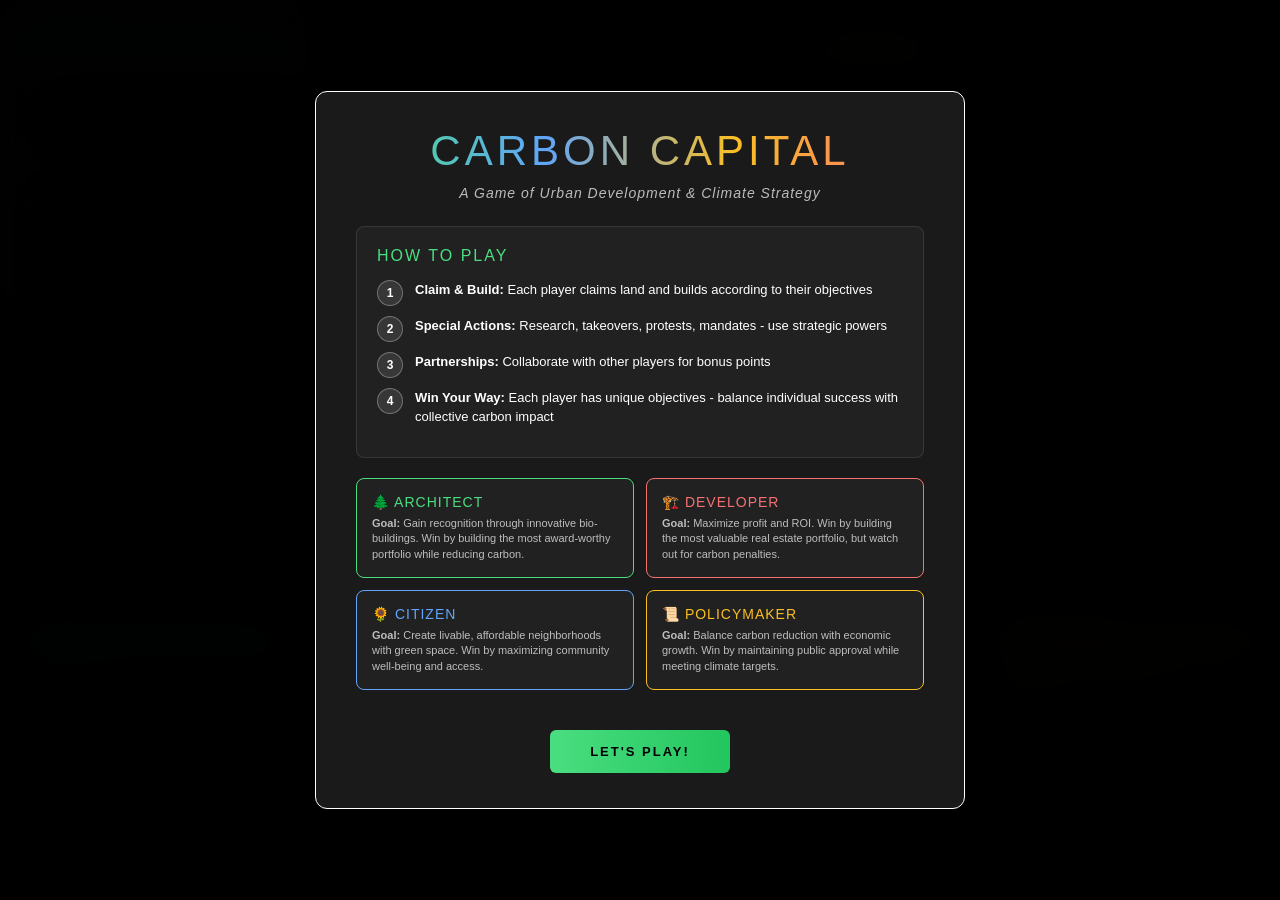
<file: version-5.html>
<!DOCTYPE html>
<html lang="en">
<head>
    <meta charset="UTF-8">
    <meta name="viewport" content="width=device-width, initial-scale=1.0">
    <title>Carbon Capital - Multi-Player</title>
    <style>
        * {
            margin: 0;
            padding: 0;
            box-sizing: border-box;
        }

        body {
            background: #000;
            font-family: 'Futura', 'Century Gothic', 'Avenir', 'Arial', sans-serif;
            color: #fff;
            overflow: hidden;
        }

        .game-container {
            width: 100vw;
            height: 100vh;
            display: grid;
            grid-template-columns: 280px 1fr 280px;
            grid-template-rows: 280px 1fr 280px;
            gap: 20px;
            padding: 15px;
            box-sizing: border-box;
            overflow: hidden;
        }

        /* PLAYER SCOREBOARDS */
        .scoreboard {
            background: rgba(255, 255, 255, 0.05);
            border: 1px solid;
            padding: 12px;
            border-radius: 8px;
            backdrop-filter: blur(10px);
            transition: all 0.3s ease;
            display: flex;
            flex-direction: column;
            max-height: 100%;
            min-height: 0;
            overflow: hidden;
        }

        .scoreboard::-webkit-scrollbar {
            width: 4px;
        }

        .scoreboard::-webkit-scrollbar-track {
            background: rgba(255, 255, 255, 0.05);
        }

        .scoreboard::-webkit-scrollbar-thumb {
            background: rgba(255, 255, 255, 0.2);
            border-radius: 2px;
        }

        .scoreboard.active {
            box-shadow: 0 0 30px currentColor;
            transform: scale(1.02);
        }

        .scoreboard-architect {
            grid-column: 1;
            grid-row: 1;
            border-color: #4ade80;
        }

        .scoreboard-developer {
            grid-column: 3;
            grid-row: 1;
            border-color: #f87171;
        }

        .scoreboard-citizen {
            grid-column: 1;
            grid-row: 3;
            border-color: #60a5fa;
        }

        .scoreboard-policymaker {
            grid-column: 3;
            grid-row: 3;
            border-color: #fbbf24;
        }

        .player-name {
            font-size: 12px;
            font-weight: 600;
            margin-bottom: 3px;
            text-transform: uppercase;
            letter-spacing: 1px;
        }

        .player-badge {
            display: inline-block;
            padding: 2px 6px;
            border-radius: 3px;
            font-size: 8px;
            margin-bottom: 8px;
            font-weight: 600;
            text-transform: uppercase;
            letter-spacing: 0.5px;
        }

        .badge-ally {
            background: #4ade80;
            color: #000;
        }

        .badge-enemy {
            background: #f87171;
            color: #000;
        }

        .badge-activist {
            background: #60a5fa;
            color: #000;
        }

        .badge-planner {
            background: #fbbf24;
            color: #000;
        }

        .stat {
            margin: 6px 0;
            font-size: 10px;
        }

        .stat-label {
            opacity: 0.7;
            font-size: 8px;
            margin-bottom: 2px;
            text-transform: uppercase;
            letter-spacing: 0.5px;
        }

        .stat-value {
            font-size: 13px;
            font-weight: 600;
        }

        .stat-value.positive {
            color: #4ade80;
        }

        .stat-value.negative {
            color: #f87171;
        }

        .progress-bar {
            width: 100%;
            height: 6px;
            background: rgba(255, 255, 255, 0.1);
            border-radius: 3px;
            overflow: hidden;
            margin-top: 3px;
        }

        .progress-fill {
            height: 100%;
            transition: width 0.5s ease;
        }

        .parcels-owned {
            display: flex;
            gap: 3px;
            margin-top: 4px;
        }

        .parcel-dot {
            width: 10px;
            height: 10px;
            border-radius: 50%;
            border: 1px solid currentColor;
        }

        .parcel-dot.filled {
            background: currentColor;
        }

        /* GAME BOARD */
        .game-board {
            grid-column: 2;
            grid-row: 1 / 4;
            display: flex;
            flex-direction: column;
            justify-content: center;
            align-items: center;
            position: relative;
        }

        .round-info {
            position: absolute;
            top: 15px;
            left: 15px;
            background: rgba(255, 255, 255, 0.1);
            padding: 8px 16px;
            border-radius: 6px;
            font-size: 12px;
            backdrop-filter: blur(10px);
            border: 1px solid rgba(255, 255, 255, 0.2);
        }

        .total-carbon-meter {
            position: absolute;
            top: 15px;
            left: 50%;
            transform: translateX(-50%);
            background: rgba(0, 0, 0, 0.8);
            padding: 12px 24px;
            border-radius: 8px;
            border: 1px solid;
            backdrop-filter: blur(10px);
            min-width: 280px;
            text-align: center;
        }

        .carbon-meter-title {
            font-size: 10px;
            text-transform: uppercase;
            letter-spacing: 1px;
            opacity: 0.7;
            margin-bottom: 6px;
        }

        .carbon-meter-value {
            font-size: 24px;
            font-weight: 600;
            letter-spacing: 1px;
        }

        .carbon-meter-bar {
            width: 100%;
            height: 6px;
            background: rgba(255, 255, 255, 0.1);
            border-radius: 3px;
            margin-top: 8px;
            overflow: hidden;
            position: relative;
        }

        .carbon-meter-fill {
            height: 100%;
            transition: all 0.5s ease;
            position: absolute;
            left: 0;
        }

        .policy-card {
            position: absolute;
            top: 15px;
            right: 15px;
            background: rgba(251, 191, 36, 0.2);
            border: 1px solid #fbbf24;
            padding: 8px 16px;
            border-radius: 6px;
            font-size: 10px;
            backdrop-filter: blur(10px);
            max-width: 250px;
            text-align: center;
        }

        .grid-container {
            display: grid;
            grid-template-columns: repeat(8, 1fr);
            grid-template-rows: repeat(4, 1fr);
            gap: 8px;
            max-width: 900px;
            width: 100%;
            aspect-ratio: 2 / 1;
        }

        .parcel {
            background: rgba(255, 255, 255, 0.03);
            border: 1px dashed rgba(255, 255, 255, 0.2);
            border-radius: 4px;
            cursor: pointer;
            transition: all 0.3s ease;
            position: relative;
            display: flex;
            align-items: center;
            justify-content: center;
            font-size: 24px;
        }

        .parcel:hover {
            background: rgba(255, 255, 255, 0.1);
            border-color: rgba(255, 255, 255, 0.5);
            transform: scale(1.05);
        }

        .parcel.claimed {
            border-style: solid;
            border-width: 2px;
            position: relative;
        }

        .parcel.architect { 
            border-color: #4ade80 !important; 
            background: rgba(74, 222, 128, 0.15) !important; 
        }

        .parcel.developer { 
            border-color: #f87171 !important; 
            background: rgba(248, 113, 113, 0.15) !important; 
        }

        .parcel.citizen { 
            border-color: #60a5fa !important; 
            background: rgba(96, 165, 250, 0.15) !important; 
        }

        .parcel.policymaker { 
            border-color: #fbbf24 !important; 
            background: rgba(251, 191, 36, 0.15) !important; 
        }

        .player-stamp {
            position: absolute;
            top: 5px;
            right: 5px;
            font-size: 14px;
            background: rgba(0, 0, 0, 0.7);
            padding: 2px 6px;
            border-radius: 4px;
            z-index: 10;
        }

        .partnership-badge {
            position: absolute;
            top: 5px;
            left: 5px;
            font-size: 11px;
            background: linear-gradient(135deg, rgba(74, 222, 128, 0.9), rgba(96, 165, 250, 0.9));
            padding: 2px 6px;
            border-radius: 3px;
            z-index: 10;
            font-weight: 600;
            border: 1px solid rgba(255, 255, 255, 0.3);
        }

        .parcel.partnership {
            box-shadow: 0 0 15px rgba(255, 255, 255, 0.4);
        }

        .parcel.selected {
            box-shadow: 0 0 20px currentColor;
            transform: scale(1.1);
        }

        .building-icon {
            font-size: 32px;
        }

        /* ACTION BUTTONS */
        .action-buttons {
            position: absolute;
            bottom: 20px;
            display: flex;
            gap: 15px;
            flex-wrap: wrap;
            justify-content: center;
        }

        .btn {
            background: rgba(255, 255, 255, 0.1);
            border: 1px solid #fff;
            color: #fff;
            padding: 10px 20px;
            font-family: 'Futura', 'Century Gothic', 'Avenir', 'Arial', sans-serif;
            font-size: 10px;
            font-weight: 600;
            cursor: pointer;
            border-radius: 4px;
            text-transform: uppercase;
            letter-spacing: 1px;
            transition: all 0.3s ease;
        }

        .btn:hover:not(:disabled) {
            background: rgba(255, 255, 255, 0.2);
            transform: translateY(-2px);
        }

        .btn:disabled {
            opacity: 0.3;
            cursor: not-allowed;
        }

        .btn-primary {
            background: #4ade80;
            border-color: #4ade80;
            color: #000;
        }

        .btn-primary:hover:not(:disabled) {
            background: #22c55e;
        }

        /* MODAL */
        .modal {
            display: none;
            position: fixed;
            top: 0;
            left: 0;
            right: 0;
            bottom: 0;
            background: rgba(0, 0, 0, 0.8);
            backdrop-filter: blur(10px);
            align-items: center;
            justify-content: center;
            z-index: 1000;
        }

        .modal.active {
            display: flex;
        }

        .modal-content {
            background: #1a1a1a;
            border: 1px solid;
            padding: 30px;
            border-radius: 12px;
            max-width: 500px;
            width: 90%;
        }

        .modal-title {
            font-size: 20px;
            margin-bottom: 20px;
            text-transform: uppercase;
            font-weight: normal;
            letter-spacing: 2px;
        }

        .building-options {
            display: grid;
            grid-template-columns: repeat(2, 1fr);
            gap: 15px;
            margin: 20px 0;
        }

        .building-option {
            background: rgba(255, 255, 255, 0.05);
            border: 1px solid rgba(255, 255, 255, 0.2);
            padding: 15px;
            border-radius: 8px;
            cursor: pointer;
            text-align: center;
            transition: all 0.3s ease;
        }

        .building-option:hover {
            border-color: currentColor;
            background: rgba(255, 255, 255, 0.1);
            transform: scale(1.05);
        }

        .building-option-icon {
            font-size: 36px;
            margin-bottom: 10px;
        }

        .building-option-name {
            font-size: 12px;
            font-weight: bold;
            margin-bottom: 5px;
        }

        .building-option-carbon {
            font-size: 10px;
            opacity: 0.7;
        }

        .turn-indicator {
            position: fixed;
            top: 50%;
            left: 50%;
            transform: translate(-50%, -50%);
            background: rgba(0, 0, 0, 0.95);
            border: 1px solid;
            padding: 30px 50px;
            border-radius: 12px;
            font-size: 28px;
            font-weight: normal;
            z-index: 999;
            opacity: 0;
            pointer-events: none;
            transition: opacity 0.5s ease;
            letter-spacing: 3px;
        }

        .turn-indicator.show {
            opacity: 1;
        }

        /* EVENT NOTIFICATION */
        .event-notification {
            position: fixed;
            top: 50%;
            left: 50%;
            transform: translate(-50%, -50%);
            background: rgba(0, 0, 0, 0.98);
            border: 2px solid;
            padding: 35px 45px;
            border-radius: 12px;
            font-size: 18px;
            font-weight: 600;
            z-index: 1000;
            opacity: 0;
            pointer-events: none;
            transition: opacity 0.5s ease;
            max-width: 500px;
            text-align: center;
        }

        .event-notification.show {
            opacity: 1;
        }

        .event-icon {
            font-size: 48px;
            margin-bottom: 15px;
        }

        .event-title {
            font-size: 22px;
            margin-bottom: 10px;
            text-transform: uppercase;
            letter-spacing: 2px;
        }

        .event-description {
            font-size: 14px;
            opacity: 0.8;
            margin-bottom: 15px;
            font-weight: normal;
        }

        .event-effect {
            font-size: 12px;
            padding: 12px;
            background: rgba(255, 255, 255, 0.1);
            border-radius: 6px;
            margin-top: 15px;
            font-weight: normal;
        }

        /* START SCREEN */
        .start-screen {
            position: fixed;
            top: 0;
            left: 0;
            right: 0;
            bottom: 0;
            background: rgba(0, 0, 0, 0.98);
            backdrop-filter: blur(20px);
            display: flex;
            align-items: center;
            justify-content: center;
            z-index: 2000;
            transition: opacity 0.5s ease;
        }

        .start-screen.hidden {
            opacity: 0;
            pointer-events: none;
        }

        .start-content {
            max-width: 650px;
            max-height: 85vh;
            overflow-y: auto;
            background: #1a1a1a;
            border: 1px solid #fff;
            padding: 35px 40px;
            border-radius: 12px;
            text-align: center;
        }

        .start-content::-webkit-scrollbar {
            width: 6px;
        }

        .start-content::-webkit-scrollbar-track {
            background: rgba(255, 255, 255, 0.05);
        }

        .start-content::-webkit-scrollbar-thumb {
            background: rgba(255, 255, 255, 0.3);
            border-radius: 3px;
        }

        .start-title {
            font-size: 42px;
            font-weight: normal;
            letter-spacing: 4px;
            margin-bottom: 10px;
            background: linear-gradient(90deg, #4ade80, #60a5fa, #fbbf24, #f87171);
            -webkit-background-clip: text;
            -webkit-text-fill-color: transparent;
            background-clip: text;
        }

        .start-subtitle {
            font-size: 14px;
            opacity: 0.7;
            margin-bottom: 25px;
            letter-spacing: 1px;
            font-style: italic;
        }

        .instructions {
            text-align: left;
            margin: 20px 0;
            padding: 20px;
            background: rgba(255, 255, 255, 0.03);
            border-radius: 8px;
            border: 1px solid rgba(255, 255, 255, 0.1);
        }

        .instructions h3 {
            font-size: 16px;
            margin-bottom: 15px;
            color: #4ade80;
            text-transform: uppercase;
            letter-spacing: 2px;
            font-weight: normal;
        }

        .instruction-item {
            margin: 10px 0;
            display: flex;
            align-items: flex-start;
            gap: 12px;
        }

        .instruction-number {
            background: rgba(255, 255, 255, 0.1);
            border: 1px solid rgba(255, 255, 255, 0.3);
            width: 26px;
            height: 26px;
            border-radius: 50%;
            display: flex;
            align-items: center;
            justify-content: center;
            font-weight: bold;
            flex-shrink: 0;
            font-size: 12px;
        }

        .instruction-text {
            flex: 1;
            line-height: 1.5;
            font-size: 13px;
        }

        .players-grid {
            display: grid;
            grid-template-columns: repeat(2, 1fr);
            gap: 12px;
            margin: 20px 0;
        }

        .player-card {
            background: rgba(255, 255, 255, 0.03);
            border: 1px solid;
            padding: 15px;
            border-radius: 8px;
            text-align: left;
        }

        .player-card h4 {
            font-size: 14px;
            margin-bottom: 6px;
            text-transform: uppercase;
            letter-spacing: 1px;
            font-weight: normal;
        }

        .player-card p {
            font-size: 11px;
            opacity: 0.7;
            line-height: 1.4;
        }

        .btn-start {
            background: linear-gradient(90deg, #4ade80, #22c55e);
            border: none;
            color: #000;
            padding: 14px 40px;
            font-size: 13px;
            font-weight: 700;
            cursor: pointer;
            border-radius: 6px;
            text-transform: uppercase;
            letter-spacing: 2px;
            margin-top: 20px;
            transition: all 0.3s ease;
            font-family: 'Futura', 'Century Gothic', 'Avenir', 'Arial', sans-serif;
        }

        .btn-start:hover {
            transform: translateY(-3px);
            box-shadow: 0 10px 30px rgba(74, 222, 128, 0.4);
        }
    </style>
</head>
<body>
    <!-- START SCREEN -->
    <div class="start-screen" id="start-screen">
        <div class="start-content">
            <div class="start-title">CARBON CAPITAL</div>
            <div class="start-subtitle">A Game of Urban Development & Climate Strategy</div>
            
            <div class="instructions">
                <h3>How to Play</h3>
                <div class="instruction-item">
                    <div class="instruction-number">1</div>
                    <div class="instruction-text">
                        <strong>Claim & Build:</strong> Each player claims land and builds according to their objectives
                    </div>
                </div>
                <div class="instruction-item">
                    <div class="instruction-number">2</div>
                    <div class="instruction-text">
                        <strong>Special Actions:</strong> Research, takeovers, protests, mandates - use strategic powers
                    </div>
                </div>
                <div class="instruction-item">
                    <div class="instruction-number">3</div>
                    <div class="instruction-text">
                        <strong>Partnerships:</strong> Collaborate with other players for bonus points
                    </div>
                </div>
                <div class="instruction-item">
                    <div class="instruction-number">4</div>
                    <div class="instruction-text">
                        <strong>Win Your Way:</strong> Each player has unique objectives - balance individual success with collective carbon impact
                    </div>
                </div>
            </div>

            <div class="players-grid">
                <div class="player-card" style="border-color: #4ade80;">
                    <h4 style="color: #4ade80;">🌲 ARCHITECT</h4>
                    <p><strong>Goal:</strong> Gain recognition through innovative bio-buildings. Win by building the most award-worthy portfolio while reducing carbon.</p>
                </div>
                <div class="player-card" style="border-color: #f87171;">
                    <h4 style="color: #f87171;">🏗️ DEVELOPER</h4>
                    <p><strong>Goal:</strong> Maximize profit and ROI. Win by building the most valuable real estate portfolio, but watch out for carbon penalties.</p>
                </div>
                <div class="player-card" style="border-color: #60a5fa;">
                    <h4 style="color: #60a5fa;">🌻 CITIZEN</h4>
                    <p><strong>Goal:</strong> Create livable, affordable neighborhoods with green space. Win by maximizing community well-being and access.</p>
                </div>
                <div class="player-card" style="border-color: #fbbf24;">
                    <h4 style="color: #fbbf24;">📜 POLICYMAKER</h4>
                    <p><strong>Goal:</strong> Balance carbon reduction with economic growth. Win by maintaining public approval while meeting climate targets.</p>
                </div>
            </div>

            <button class="btn-start" onclick="startGame()">LET'S PLAY!</button>
        </div>
    </div>

    <div class="game-container">
        <!-- ARCHITECT SCOREBOARD (TOP LEFT) -->
        <div class="scoreboard scoreboard-architect" id="architect-board">
            <div class="player-name" style="color: #4ade80;">ARCHITECT</div>
            <div class="player-badge badge-ally">CARBON ALLY</div>
            
            <div class="stat">
                <div class="stat-label">RECOGNITION</div>
                <div class="stat-value positive" id="architect-recognition">0 pts</div>
            </div>

            <div class="stat">
                <div class="stat-label">CO₂ SAVED</div>
                <div class="stat-value" id="architect-carbon">0 kg</div>
            </div>

            <div class="stat">
                <div class="stat-label">BUDGET</div>
                <div class="stat-value" id="architect-budget">$5.0M</div>
            </div>

            <div class="stat">
                <div class="stat-label">RESEARCH LEVEL</div>
                <div class="stat-value" id="architect-research">0 / 3</div>
            </div>

            <div class="stat">
                <div class="stat-label">PARCELS OWNED</div>
                <div class="parcels-owned" id="architect-parcels" style="color: #4ade80;">
                    <div class="parcel-dot"></div>
                    <div class="parcel-dot"></div>
                    <div class="parcel-dot"></div>
                    <div class="parcel-dot"></div>
                    <div class="parcel-dot"></div>
                </div>
            </div>
        </div>

        <!-- DEVELOPER SCOREBOARD (TOP RIGHT) -->
        <div class="scoreboard scoreboard-developer" id="developer-board">
            <div class="player-name" style="color: #f87171;">DEVELOPER</div>
            <div class="player-badge badge-enemy">CARBON ENEMY</div>
            
            <div class="stat">
                <div class="stat-label">PROFIT</div>
                <div class="stat-value positive" id="developer-profit">$0</div>
            </div>

            <div class="stat">
                <div class="stat-label">ROI</div>
                <div class="stat-value" id="developer-roi">0%</div>
            </div>

            <div class="stat">
                <div class="stat-label">CO₂ IMPACT</div>
                <div class="stat-value negative" id="developer-carbon">0 kg</div>
            </div>

            <div class="stat">
                <div class="stat-label">DEMOLITIONS</div>
                <div class="stat-value" id="developer-demolitions">0</div>
            </div>

            <div class="stat">
                <div class="stat-label">PARCELS OWNED</div>
                <div class="parcels-owned" id="developer-parcels" style="color: #f87171;">
                    <div class="parcel-dot"></div>
                    <div class="parcel-dot"></div>
                    <div class="parcel-dot"></div>
                    <div class="parcel-dot"></div>
                    <div class="parcel-dot"></div>
                </div>
            </div>
        </div>

        <!-- CITIZEN SCOREBOARD (BOTTOM LEFT) -->
        <div class="scoreboard scoreboard-citizen" id="citizen-board">
            <div class="player-name" style="color: #60a5fa;">CITIZEN</div>
            <div class="player-badge badge-activist">ACTIVIST</div>
            
            <div class="stat">
                <div class="stat-label">COMMUNITY SCORE</div>
                <div class="stat-value positive" id="citizen-score">0 pts</div>
            </div>

            <div class="stat">
                <div class="stat-label">GREEN SPACE</div>
                <div class="stat-value" id="citizen-green">0 sq ft</div>
            </div>

            <div class="stat">
                <div class="stat-label">AFFORDABLE UNITS</div>
                <div class="stat-value" id="citizen-affordable">0</div>
            </div>

            <div class="stat">
                <div class="stat-label">PETITIONS ACTIVE</div>
                <div class="stat-value" id="citizen-petitions">0</div>
            </div>

            <div class="stat">
                <div class="stat-label">PARCELS PROTECTED</div>
                <div class="parcels-owned" id="citizen-parcels" style="color: #60a5fa;">
                    <div class="parcel-dot"></div>
                    <div class="parcel-dot"></div>
                    <div class="parcel-dot"></div>
                    <div class="parcel-dot"></div>
                    <div class="parcel-dot"></div>
                </div>
            </div>
        </div>

        <!-- POLICYMAKER SCOREBOARD (BOTTOM RIGHT) -->
        <div class="scoreboard scoreboard-policymaker" id="policymaker-board">
            <div class="player-name" style="color: #fbbf24;">POLICYMAKER</div>
            <div class="player-badge badge-planner">CITY PLANNER</div>
            
            <div class="stat">
                <div class="stat-label">PUBLIC APPROVAL</div>
                <div class="progress-bar">
                    <div class="progress-fill" id="policymaker-approval" style="width: 70%; background: #fbbf24;"></div>
                </div>
            </div>

            <div class="stat">
                <div class="stat-label">CARBON TARGET</div>
                <div class="stat-value" id="policymaker-target">25%</div>
            </div>

            <div class="stat">
                <div class="stat-label">POLICY BUDGET</div>
                <div class="stat-value" id="policymaker-budget">$10M</div>
            </div>

            <div class="stat">
                <div class="stat-label">ACTIVE POLICIES</div>
                <div class="stat-value" id="policymaker-policies">1/5</div>
            </div>

            <div class="stat">
                <div class="stat-label">PARCELS OWNED</div>
                <div class="parcels-owned" id="policymaker-parcels" style="color: #fbbf24;">
                    <div class="parcel-dot"></div>
                    <div class="parcel-dot"></div>
                    <div class="parcel-dot"></div>
                    <div class="parcel-dot"></div>
                    <div class="parcel-dot"></div>
                </div>
            </div>
        </div>

        <!-- GAME BOARD -->
        <div class="game-board">
            <div class="round-info">ROUND <span id="round-number">1</span> / 8</div>
            
            <div class="total-carbon-meter" id="total-carbon-meter">
                <div class="carbon-meter-title">Total Embodied Carbon</div>
                <div class="carbon-meter-value" id="total-carbon-value">0 kg CO₂</div>
                <div class="carbon-meter-bar">
                    <div class="carbon-meter-fill" id="carbon-meter-fill"></div>
                </div>
            </div>
            
            <div class="policy-card">
                📜 <strong>ACTIVE POLICY:</strong><br>
                <span id="active-policy">Carbon Tax: +$50/ton CO₂</span>
            </div>

            <div class="grid-container" id="game-grid">
                <!-- Grid will be generated by JavaScript -->
            </div>

            <div class="action-buttons">
                <button class="btn" id="btn-claim" disabled>Claim Parcel</button>
                <button class="btn btn-primary" id="btn-build" disabled>Build</button>
                <button class="btn" id="btn-partner" disabled>🤝 Partner</button>
                <button class="btn" id="btn-special">🧬 Research Bio-Materials</button>
                <button class="btn" id="btn-end-turn">End Turn</button>
            </div>
        </div>
    </div>

    <!-- BUILD MODAL -->
    <div class="modal" id="build-modal">
        <div class="modal-content" id="modal-content">
            <div class="modal-title">CHOOSE BUILDING TYPE</div>
            <div class="building-options" id="building-options">
                <!-- Will be populated dynamically -->
            </div>
            <button class="btn" onclick="closeModal()">Cancel</button>
        </div>
    </div>

    <!-- TURN INDICATOR -->
    <div class="turn-indicator" id="turn-indicator"></div>

    <!-- EVENT NOTIFICATION -->
    <div class="event-notification" id="event-notification">
        <div class="event-icon" id="event-icon"></div>
        <div class="event-title" id="event-title"></div>
        <div class="event-description" id="event-description"></div>
        <div class="event-effect" id="event-effect"></div>
    </div>

    <script>
        // Start Game
        function startGame() {
            document.getElementById('start-screen').classList.add('hidden');
        }

        // Game State
        const gameState = {
            currentPlayer: 0,
            round: 1,
            selectedParcel: null,
            season: 'spring', // spring, summer, fall, winter
            marketCycle: 'stable', // boom, stable, recession
            publicSentiment: 'neutral', // supportive, neutral, concerned, angry
            totalCarbonThreshold: 0, // Running total for disaster checks
            players: [
                { 
                    name: 'Architect', 
                    color: '#4ade80', 
                    class: 'architect',
                    icon: '🌲',
                    carbon: 0, 
                    budget: 5000000,
                    parcels: 0,
                    bio: 0,
                    researchLevel: 0,
                    unlockedMaterials: ['basic'],
                    recognition: 0,
                    portfolioDiversity: new Set(), // Track building types
                    awards: 0,
                    objective: 'Build innovative bio-buildings and gain recognition'
                },
                { 
                    name: 'Developer', 
                    color: '#f87171', 
                    class: 'developer',
                    icon: '🏗️',
                    carbon: 0, 
                    profit: 0,
                    parcels: 0,
                    speed: 80,
                    demolitions: 0,
                    roi: 0,
                    marketSensitivity: 1.0, // Multiplier for market cycles
                    objective: 'Maximize profit and build portfolio value'
                },
                { 
                    name: 'Citizen', 
                    color: '#60a5fa', 
                    class: 'citizen',
                    icon: '🌻',
                    support: 60,
                    petitions: 0,
                    green: 0,
                    parcels: 0,
                    blockedParcels: [],
                    affordability: 0,
                    communityScore: 0,
                    gentrificationPenalty: 0,
                    objective: 'Create livable, affordable, green neighborhoods'
                },
                { 
                    name: 'Policymaker', 
                    color: '#fbbf24', 
                    class: 'policymaker',
                    icon: '📜',
                    target: 25,
                    budget: 10000000,
                    policies: 1,
                    compliance: 70,
                    parcels: 0,
                    activeMandates: [],
                    publicApproval: 70,
                    reelectionPressure: 0, // Increases over time
                    objective: 'Balance carbon goals with economic growth'
                }
            ],
            parcels: [],
            policies: [
                'Carbon Tax: +$50/ton CO₂',
                'Green Building Incentive: -20% cost',
                'Fast-Track Permits: Developer speed +25%',
                'Historic Preservation: 3 parcels protected',
                'Affordable Housing Mandate: 30% units'
            ],
            specialActionsUsed: {
                architect: 0,
                developer: 0,
                citizen: 0,
                policymaker: 0
            },
            partnerships: [],
            events: [], // Track active events
            disasters: [], // Track climate disasters
            newsHeadlines: [] // Track narrative beats
        };

        const materials = {
            basic: { name: 'Basic Bio-Materials', carbonBonus: 0, costMultiplier: 1 },
            advanced: { name: 'Advanced Composites', carbonBonus: -30, costMultiplier: 1.2 },
            experimental: { name: 'Experimental Mycelium', carbonBonus: -60, costMultiplier: 1.5 },
            revolutionary: { name: 'Revolutionary Hemp-Steel', carbonBonus: -100, costMultiplier: 2 }
        };

        // Random Events Pool (David Benjamin-style: biomimetic, systems-thinking)
        const eventPool = [
            {
                name: 'Climate March',
                description: 'Thousands march for climate action',
                effect: 'Citizen gets +30 community score, carbon penalties x2 this round',
                trigger: () => {
                    gameState.players[2].communityScore += 30;
                    gameState.carbonPenaltyMultiplier = 2;
                },
                icon: '🌍'
            },
            {
                name: 'Architecture Biennale',
                description: 'City hosts international design showcase',
                effect: 'Architect recognition +50, bio-buildings get bonus',
                trigger: () => {
                    gameState.players[0].recognition += 50;
                    gameState.bioBonus = true;
                },
                icon: '🏛️'
            },
            {
                name: 'Market Boom',
                description: 'Real estate prices surge',
                effect: 'Developer profits x1.5 this round',
                trigger: () => {
                    gameState.marketCycle = 'boom';
                    gameState.players[1].marketSensitivity = 1.5;
                },
                icon: '📈'
            },
            {
                name: 'Housing Crisis',
                description: 'Rent prices skyrocket, protests erupt',
                effect: 'Citizen affordability demands increase, luxury buildings face backlash',
                trigger: () => {
                    gameState.publicSentiment = 'concerned';
                    gameState.affordabilityCrisis = true;
                },
                icon: '🏚️'
            },
            {
                name: 'Tech Company Moves In',
                description: 'Major tech firm opens headquarters',
                effect: 'Developer +$3M, but gentrification pressure +40%',
                trigger: () => {
                    gameState.players[1].profit += 3000000;
                    gameState.players[2].gentrificationPenalty += 40;
                },
                icon: '💻'
            },
            {
                name: 'Heat Wave',
                description: 'Record temperatures stress infrastructure',
                effect: 'Bio-buildings resist heat better, conventional buildings lose value',
                trigger: () => {
                    gameState.heatWave = true;
                    gameState.newsHeadlines.push('Green buildings prove resilient in heat emergency');
                },
                icon: '🌡️'
            },
            {
                name: 'Green New Deal',
                description: 'Major climate policy passes',
                effect: 'Policymaker +20% approval, carbon tax doubles',
                trigger: () => {
                    gameState.players[3].publicApproval += 20;
                    gameState.carbonTaxMultiplier = 2;
                },
                icon: '🌱'
            },
            {
                name: 'Economic Downturn',
                description: 'Recession hits construction sector',
                effect: 'All budgets -20%, but bio-materials get cheaper',
                trigger: () => {
                    gameState.marketCycle = 'recession';
                    gameState.players.forEach(p => {
                        if (p.budget) p.budget *= 0.8;
                    });
                },
                icon: '📉'
            }
        ];

        const buildings = {
            architect: [
                { name: 'Mass Timber Tower', icon: '🌲', carbon: -150, cost: 2000000, material: 'basic' },
                { name: 'Hempcrete House', icon: '🏠', carbon: -80, cost: 800000, material: 'basic' },
                { name: 'Mycelium Pavilion', icon: '🍄', carbon: -50, cost: 500000, material: 'advanced' },
                { name: 'Bio-Facade Office', icon: '🏢', carbon: -120, cost: 1500000, material: 'advanced' },
                { name: 'Living Wall Tower', icon: '🌿', carbon: -200, cost: 3000000, material: 'experimental' },
                { name: 'Algae BioDome', icon: '🫧', carbon: -180, cost: 2500000, material: 'revolutionary' }
            ],
            developer: [
                { name: 'Concrete Tower', icon: '🏗️', carbon: 500, profit: 5000000 },
                { name: 'Steel High-Rise', icon: '🏙️', carbon: 800, profit: 8000000 },
                { name: 'Luxury Condos', icon: '🏛️', carbon: 600, profit: 6000000 },
                { name: 'Shopping Mall', icon: '🏬', carbon: 1000, profit: 10000000 },
                { name: 'Glass Skyscraper', icon: '🌆', carbon: 700, profit: 7000000 },
                { name: 'Mega Complex', icon: '🏢', carbon: 1200, profit: 12000000 }
            ],
            citizen: [
                { name: 'Community Garden', icon: '🌻', carbon: -30, green: 5000 },
                { name: 'Co-op Housing', icon: '🏘️', carbon: -60, green: 2000 },
                { name: 'Public Park', icon: '🌳', carbon: -40, green: 10000 },
                { name: 'Bike Hub', icon: '🚲', carbon: -20, green: 1000 },
                { name: 'Urban Farm', icon: '🚜', carbon: -50, green: 8000 },
                { name: 'Pocket Park', icon: '🌺', carbon: -25, green: 3000 }
            ],
            policymaker: [
                { name: 'Public Library', icon: '📚', carbon: -100, cost: 3000000 },
                { name: 'Transit Station', icon: '🚉', carbon: -200, cost: 5000000 },
                { name: 'Community Center', icon: '🏛️', carbon: -80, cost: 2000000 },
                { name: 'Green Energy Hub', icon: '⚡', carbon: -150, cost: 4000000 },
                { name: 'Public School', icon: '🏫', carbon: -90, cost: 2800000 },
                { name: 'Health Clinic', icon: '🏥', carbon: -70, cost: 2200000 }
            ]
        };

        // Initialize Grid
        function initGrid() {
            const grid = document.getElementById('game-grid');
            for (let i = 0; i < 32; i++) {
                const parcel = document.createElement('div');
                parcel.className = 'parcel';
                parcel.dataset.index = i;
                parcel.innerHTML = '+';
                parcel.addEventListener('click', () => selectParcel(i));
                grid.appendChild(parcel);
                gameState.parcels.push({ 
                    owner: null, 
                    building: null, 
                    carbon: 0, 
                    partnership: null,
                    adjacencyBonus: 0,
                    neighborhood: null
                });
            }
        }

        // Trigger Random Event
        function triggerRandomEvent() {
            // 50% chance of event each round after round 2
            if (gameState.round < 2 || Math.random() > 0.5) return;
            
            const event = eventPool[Math.floor(Math.random() * eventPool.length)];
            gameState.events.push(event);
            
            // Show event notification
            const notification = document.getElementById('event-notification');
            document.getElementById('event-icon').textContent = event.icon;
            document.getElementById('event-title').textContent = event.name;
            document.getElementById('event-description').textContent = event.description;
            document.getElementById('event-effect').textContent = '⚡ ' + event.effect;
            
            notification.style.borderColor = '#fbbf24';
            notification.classList.add('show');
            
            // Trigger event effect
            event.trigger();
            
            // Hide after 4 seconds
            setTimeout(() => {
                notification.classList.remove('show');
            }, 4000);
            
            // Add to news headlines
            gameState.newsHeadlines.push(`${event.icon} ${event.name}`);
        }

        // Calculate Adjacency Effects (biomimetic neighborhood emergence)
        function calculateAdjacencyEffects(parcelIndex) {
            const parcel = gameState.parcels[parcelIndex];
            if (!parcel.building) return 0;
            
            const owner = parcel.owner;
            const player = gameState.players[owner];
            let bonus = 0;
            
            // Get all adjacent parcels
            const adjacentIndices = getAdjacentParcels(parcelIndex);
            
            // Count same-owner neighbors (district formation)
            let sameOwnerCount = 0;
            let differentOwnerCount = 0;
            let greenSpaceCount = 0;
            let carbonIntensiveCount = 0;
            
            adjacentIndices.forEach(idx => {
                const adj = gameState.parcels[idx];
                if (!adj.building) return;
                
                if (adj.owner === owner) {
                    sameOwnerCount++;
                } else {
                    differentOwnerCount++;
                }
                
                // Count environmental neighbors
                if (adj.carbon < -50) greenSpaceCount++;
                if (adj.carbon > 300) carbonIntensiveCount++;
            });
            
            // ARCHITECT: Benefits from green district
            if (player.class === 'architect') {
                if (sameOwnerCount >= 2) {
                    bonus += 20; // Bio-district bonus
                    parcel.neighborhood = 'eco-district';
                }
                if (greenSpaceCount >= 2) {
                    bonus += 15; // Green neighborhood synergy
                }
                if (carbonIntensiveCount >= 2) {
                    bonus -= 10; // Polluted context penalty
                }
            }
            
            // DEVELOPER: Benefits from density
            if (player.class === 'developer') {
                if (sameOwnerCount >= 3) {
                    player.profit += 500000; // Portfolio effect
                    parcel.neighborhood = 'development-cluster';
                }
            }
            
            // CITIZEN: Hurt by gentrification
            if (player.class === 'citizen') {
                // Penalized if surrounded by luxury development
                adjacentIndices.forEach(idx => {
                    const adj = gameState.parcels[idx];
                    if (adj.owner === 1 && adj.building) { // Developer
                        if (adj.building.profit > 5000000) {
                            player.gentrificationPenalty += 5;
                            bonus -= 10;
                        }
                    }
                });
                
                // Bonus for green corridors
                if (greenSpaceCount >= 2) {
                    bonus += 25;
                    parcel.neighborhood = 'green-corridor';
                }
            }
            
            // POLICYMAKER: Benefits from mixed-use
            if (player.class === 'policymaker') {
                if (differentOwnerCount >= 2) {
                    bonus += 15; // Balanced development
                    player.publicApproval = Math.min(100, player.publicApproval + 2);
                }
            }
            
            return bonus;
        }

        // Get adjacent parcel indices
        function getAdjacentParcels(index) {
            const adjacent = [];
            const row = Math.floor(index / 8);
            const col = index % 8;
            
            // North
            if (row > 0) adjacent.push(index - 8);
            // South
            if (row < 3) adjacent.push(index + 8);
            // West
            if (col > 0) adjacent.push(index - 1);
            // East
            if (col < 7) adjacent.push(index + 1);
            
            return adjacent;
        }

        // Partnership definitions
        const partnerships = {
            'architect-citizen': {
                name: 'Eco-Affordable',
                icon: '🌱🏘️',
                bonus: 'Both players get +50 recognition/community points, -20% carbon',
                requirements: 'Adjacent parcels, both must have buildings',
                architectBonus: 50,
                citizenBonus: 50,
                carbonBonus: -100
            },
            'architect-policymaker': {
                name: 'Green Initiative',
                icon: '🌲📜',
                bonus: 'Architect +40 recognition, Policymaker +15% approval',
                requirements: 'Adjacent parcels, both must have buildings',
                architectBonus: 40,
                policymakerApproval: 15
            },
            'developer-policymaker': {
                name: 'Tax Break Deal',
                icon: '🏗️💰',
                bonus: 'Developer +$2M profit, Policymaker +10% approval',
                requirements: 'Adjacent parcels, both must have buildings',
                developerProfit: 2000000,
                policymakerApproval: 10
            },
            'developer-architect': {
                name: 'Luxury Green',
                icon: '💎🌿',
                bonus: 'Developer +$1.5M, Architect +30 recognition',
                requirements: 'Adjacent parcels, both must have buildings',
                developerProfit: 1500000,
                architectBonus: 30
            },
            'citizen-policymaker': {
                name: 'Public Works',
                icon: '🌻🏛️',
                bonus: 'Citizen +40 community, Policymaker +12% approval',
                requirements: 'Adjacent parcels, both must have buildings',
                citizenBonus: 40,
                policymakerApproval: 12
            },
            'developer-citizen': {
                name: 'Mixed-Use',
                icon: '🏢🏘️',
                bonus: 'Developer +$1M, Citizen +30 affordable units',
                requirements: 'Adjacent parcels, both must have buildings',
                developerProfit: 1000000,
                citizenAffordable: 30
            }
        };

        // Check if two parcels are adjacent
        function areAdjacent(index1, index2) {
            const row1 = Math.floor(index1 / 8);
            const col1 = index1 % 8;
            const row2 = Math.floor(index2 / 8);
            const col2 = index2 % 8;
            
            // Check if adjacent horizontally or vertically
            return (Math.abs(row1 - row2) === 1 && col1 === col2) || 
                   (Math.abs(col1 - col2) === 1 && row1 === row2);
        }

        // Find possible partnerships for current player
        function findPossiblePartnerships(currentIndex) {
            const currentPlayer = gameState.players[gameState.currentPlayer];
            const currentParcel = gameState.parcels[currentIndex];
            
            if (!currentParcel.building) return [];
            
            const possiblePartners = [];
            
            // Check all parcels
            gameState.parcels.forEach((parcel, idx) => {
                if (idx === currentIndex) return;
                if (!parcel.building) return;
                if (!parcel.owner && parcel.owner !== 0) return;
                if (parcel.owner === gameState.currentPlayer) return;
                if (!areAdjacent(currentIndex, idx)) return;
                
                const partnerPlayer = gameState.players[parcel.owner];
                const partnershipKey = [currentPlayer.class, partnerPlayer.class].sort().join('-');
                
                if (partnerships[partnershipKey]) {
                    possiblePartners.push({
                        parcelIndex: idx,
                        partner: partnerPlayer,
                        partnershipKey: partnershipKey
                    });
                }
            });
            
            return possiblePartners;
        }

        // Select Parcel
        function selectParcel(index) {
            // Clear previous selection
            document.querySelectorAll('.parcel').forEach(p => p.classList.remove('selected'));
            
            const parcel = document.querySelectorAll('.parcel')[index];
            parcel.classList.add('selected');
            gameState.selectedParcel = index;
            
            // Enable claim/build buttons
            if (gameState.parcels[index].owner === null) {
                document.getElementById('btn-claim').disabled = false;
                document.getElementById('btn-build').disabled = true;
                document.getElementById('btn-partner').disabled = true;
            } else if (gameState.parcels[index].owner === gameState.currentPlayer) {
                document.getElementById('btn-claim').disabled = true;
                document.getElementById('btn-build').disabled = false;
                
                // Check if partnerships available
                const possiblePartnerships = findPossiblePartnerships(index);
                document.getElementById('btn-partner').disabled = possiblePartnerships.length === 0;
            } else {
                document.getElementById('btn-claim').disabled = true;
                document.getElementById('btn-build').disabled = true;
                document.getElementById('btn-partner').disabled = true;
            }
        }

        // Claim Parcel
        document.getElementById('btn-claim').addEventListener('click', () => {
            if (gameState.selectedParcel !== null) {
                const index = gameState.selectedParcel;
                const player = gameState.players[gameState.currentPlayer];
                
                gameState.parcels[index].owner = gameState.currentPlayer;
                const parcel = document.querySelectorAll('.parcel')[index];
                parcel.classList.add('claimed', player.class);
                
                player.parcels++;
                updateScoreboard(gameState.currentPlayer);
                
                document.getElementById('btn-claim').disabled = true;
                document.getElementById('btn-build').disabled = false;
            }
        });

        // Build
        document.getElementById('btn-build').addEventListener('click', () => {
            if (gameState.selectedParcel !== null) {
                openBuildModal();
            }
        });

        // Partner
        document.getElementById('btn-partner').addEventListener('click', () => {
            if (gameState.selectedParcel !== null) {
                openPartnerModal();
            }
        });

        // Open Partner Modal
        function openPartnerModal() {
            const possiblePartnerships = findPossiblePartnerships(gameState.selectedParcel);
            
            if (possiblePartnerships.length === 0) {
                alert('No partnerships available for this parcel!');
                return;
            }
            
            const player = gameState.players[gameState.currentPlayer];
            const modal = document.getElementById('build-modal');
            const content = document.getElementById('modal-content');
            const options = document.getElementById('building-options');
            
            content.style.borderColor = player.color;
            
            // Clear and setup modal
            document.getElementById('modal-content').innerHTML = `
                <div class="modal-title">🤝 Choose Partnership</div>
                <div style="margin: 20px 0; font-size: 12px; opacity: 0.8;">
                    Select an adjacent partner to collaborate with:
                </div>
                <div class="building-options" id="partnership-options"></div>
                <button class="btn" onclick="closeModal()">Cancel</button>
            `;
            
            const partnerOptions = document.getElementById('partnership-options');
            
            possiblePartnerships.forEach((pp, idx) => {
                const partnership = partnerships[pp.partnershipKey];
                const option = document.createElement('div');
                option.className = 'building-option';
                option.style.color = pp.partner.color;
                option.innerHTML = `
                    <div class="building-option-icon">${partnership.icon}</div>
                    <div class="building-option-name">${partnership.name}</div>
                    <div class="building-option-carbon" style="font-size: 9px; line-height: 1.3;">
                        ${partnership.bonus}
                    </div>
                `;
                option.addEventListener('click', () => createPartnership(pp.parcelIndex, pp.partnershipKey));
                partnerOptions.appendChild(option);
            });
            
            modal.classList.add('active');
        }

        // Create Partnership (now properly scoped)
        function createPartnership(partnerParcelIndex, partnershipKey) {
            const currentIndex = gameState.selectedParcel;
            const currentPlayer = gameState.players[gameState.currentPlayer];
            const partnerPlayer = gameState.players[gameState.parcels[partnerParcelIndex].owner];
            const partnership = partnerships[partnershipKey];
            
            // Mark both parcels as partnered
            gameState.parcels[currentIndex].partnership = partnershipKey;
            gameState.parcels[partnerParcelIndex].partnership = partnershipKey;
            
            // Add visual indicators
            const currentParcel = document.querySelectorAll('.parcel')[currentIndex];
            const partnerParcel = document.querySelectorAll('.parcel')[partnerParcelIndex];
            
            currentParcel.classList.add('partnership');
            partnerParcel.classList.add('partnership');
            
            // Add partnership badges
            const badge1 = document.createElement('div');
            badge1.className = 'partnership-badge';
            badge1.textContent = '🤝';
            currentParcel.appendChild(badge1);
            
            const badge2 = document.createElement('div');
            badge2.className = 'partnership-badge';
            badge2.textContent = '🤝';
            partnerParcel.appendChild(badge2);
            
            // Apply bonuses
            if (partnership.architectBonus && currentPlayer.class === 'architect') {
                currentPlayer.recognition += partnership.architectBonus;
            } else if (partnership.architectBonus && partnerPlayer.class === 'architect') {
                partnerPlayer.recognition += partnership.architectBonus;
            }
            
            if (partnership.developerProfit && currentPlayer.class === 'developer') {
                currentPlayer.profit += partnership.developerProfit;
            } else if (partnership.developerProfit && partnerPlayer.class === 'developer') {
                partnerPlayer.profit += partnership.developerProfit;
            }
            
            if (partnership.citizenBonus && currentPlayer.class === 'citizen') {
                currentPlayer.communityScore = (currentPlayer.communityScore || 0) + partnership.citizenBonus;
            } else if (partnership.citizenBonus && partnerPlayer.class === 'citizen') {
                partnerPlayer.communityScore = (partnerPlayer.communityScore || 0) + partnership.citizenBonus;
            }
            
            if (partnership.citizenAffordable && currentPlayer.class === 'citizen') {
                currentPlayer.affordability += partnership.citizenAffordable;
            } else if (partnership.citizenAffordable && partnerPlayer.class === 'citizen') {
                partnerPlayer.affordability += partnership.citizenAffordable;
            }
            
            if (partnership.policymakerApproval && currentPlayer.class === 'policymaker') {
                currentPlayer.publicApproval = Math.min(100, currentPlayer.publicApproval + partnership.policymakerApproval);
            } else if (partnership.policymakerApproval && partnerPlayer.class === 'policymaker') {
                partnerPlayer.publicApproval = Math.min(100, partnerPlayer.publicApproval + partnership.policymakerApproval);
            }
            
            if (partnership.carbonBonus) {
                gameState.parcels[currentIndex].carbon += partnership.carbonBonus / 2;
                gameState.parcels[partnerParcelIndex].carbon += partnership.carbonBonus / 2;
            }
            
            // Track partnership
            gameState.partnerships.push({
                players: [currentPlayer.class, partnerPlayer.class],
                type: partnershipKey,
                parcels: [currentIndex, partnerParcelIndex]
            });
            
            alert(`🤝 Partnership Created!\n${partnership.name}\n\n${partnership.bonus}`);
            
            updateScoreboard(gameState.currentPlayer);
            updateScoreboard(gameState.parcels[partnerParcelIndex].owner);
            updateTotalCarbonMeter();
            closeModal();
        }

        // Special Action
        document.getElementById('btn-special').addEventListener('click', () => {
            const player = gameState.players[gameState.currentPlayer];
            
            if (player.class === 'architect') {
                // Research Bio-Materials
                if (player.researchLevel < 3 && player.budget >= 1000000) {
                    player.researchLevel++;
                    player.budget -= 1000000;
                    
                    const materialNames = ['Basic', 'Advanced', 'Experimental', 'Revolutionary'];
                    alert(`🧬 Research Complete!\nUnlocked: ${materialNames[player.researchLevel]} Bio-Materials\n\nNew buildings available! Cost: $1M`);
                    
                    updateScoreboard(gameState.currentPlayer);
                    gameState.specialActionsUsed.architect++;
                } else if (player.researchLevel >= 3) {
                    alert('🧬 Maximum research level reached!');
                } else {
                    alert('🧬 Not enough budget! Need $1M to research.');
                }
            } else if (player.class === 'developer') {
                // Hostile Takeover - requires selected parcel owned by another player
                if (gameState.selectedParcel !== null) {
                    const index = gameState.selectedParcel;
                    const parcelData = gameState.parcels[index];
                    
                    if (parcelData.owner !== null && parcelData.owner !== gameState.currentPlayer && parcelData.building) {
                        const oldOwner = gameState.players[parcelData.owner];
                        
                        // Demolish existing building
                        parcelData.owner = gameState.currentPlayer;
                        parcelData.building = null;
                        parcelData.carbon = 0;
                        
                        const parcel = document.querySelectorAll('.parcel')[index];
                        parcel.className = 'parcel claimed developer';
                        parcel.innerHTML = '+';
                        
                        player.demolitions++;
                        player.parcels++;
                        oldOwner.parcels--;
                        
                        alert(`🏗️ Hostile Takeover!\nDemolished ${oldOwner.name}'s building!\n+500kg CO₂ from demolition`);
                        
                        player.carbon += 500;
                        gameState.specialActionsUsed.developer++;
                        
                        updateScoreboard(gameState.currentPlayer);
                        updateScoreboard(parcelData.owner);
                        updateTotalCarbonMeter();
                    } else {
                        alert('💰 Select a parcel with a building owned by another player!');
                    }
                } else {
                    alert('💰 Select a parcel first!');
                }
            } else if (player.class === 'citizen') {
                // Block Development - requires selected parcel
                if (gameState.selectedParcel !== null) {
                    const index = gameState.selectedParcel;
                    
                    if (!player.blockedParcels.includes(index)) {
                        player.blockedParcels.push(index);
                        player.petitions++;
                        
                        const parcel = document.querySelectorAll('.parcel')[index];
                        parcel.style.boxShadow = '0 0 20px #60a5fa';
                        
                        alert('📢 Development Blocked!\nThis parcel is protected for 2 rounds!');
                        
                        gameState.specialActionsUsed.citizen++;
                        updateScoreboard(gameState.currentPlayer);
                    } else {
                        alert('📢 This parcel is already protected!');
                    }
                } else {
                    alert('📢 Select a parcel first!');
                }
            } else if (player.class === 'policymaker') {
                // Issue Mandate
                const mandates = [
                    { name: 'Carbon Cap', effect: 'All buildings -50kg CO₂' },
                    { name: 'Green Subsidy', effect: 'Bio-materials cost -30%' },
                    { name: 'Demo Tax', effect: 'Demolitions +$2M cost' },
                    { name: 'Public Transit', effect: 'All parcels -20kg CO₂' }
                ];
                
                if (player.activeMandates.length < 3 && player.budget >= 2000000) {
                    const mandate = mandates[player.activeMandates.length];
                    player.activeMandates.push(mandate);
                    player.policies++;
                    player.budget -= 2000000;
                    
                    alert(`📜 Mandate Issued!\n${mandate.name}\n${mandate.effect}\n\nCost: $2M`);
                    
                    updateScoreboard(gameState.currentPlayer);
                    gameState.specialActionsUsed.policymaker++;
                } else if (player.activeMandates.length >= 3) {
                    alert('📜 Maximum mandates reached!');
                } else {
                    alert('📜 Not enough budget! Need $2M to issue mandate.');
                }
            }
        });

        // Open Build Modal
        function openBuildModal() {
            const player = gameState.players[gameState.currentPlayer];
            const modal = document.getElementById('build-modal');
            const content = document.getElementById('modal-content');
            const options = document.getElementById('building-options');
            
            content.style.borderColor = player.color;
            options.innerHTML = '';
            
            let playerBuildings = buildings[player.class];
            
            // Filter architect buildings by unlocked materials
            if (player.class === 'architect') {
                const materialKeys = ['basic', 'advanced', 'experimental', 'revolutionary'];
                const unlockedLevel = player.researchLevel;
                playerBuildings = playerBuildings.filter(b => {
                    const materialIndex = materialKeys.indexOf(b.material || 'basic');
                    return materialIndex <= unlockedLevel;
                });
            }
            
            playerBuildings.forEach((building, idx) => {
                const option = document.createElement('div');
                option.className = 'building-option';
                option.style.color = player.color;
                
                let carbonText = `${building.carbon > 0 ? '+' : ''}${building.carbon} kg CO₂`;
                
                // Show material bonus for architect
                if (player.class === 'architect' && building.material) {
                    const mat = materials[building.material];
                    if (mat && mat.carbonBonus < 0) {
                        carbonText += ` (${mat.name}: ${mat.carbonBonus}kg)`;
                    }
                }
                
                option.innerHTML = `
                    <div class="building-option-icon">${building.icon}</div>
                    <div class="building-option-name">${building.name}</div>
                    <div class="building-option-carbon">${carbonText}</div>
                `;
                option.addEventListener('click', () => buildBuilding(building));
                options.appendChild(option);
            });
            
            modal.classList.add('active');
        }

        // Close Modal
        function closeModal() {
            document.getElementById('build-modal').classList.remove('active');
        }

        // Build Building
        function buildBuilding(building) {
            const index = gameState.selectedParcel;
            const player = gameState.players[gameState.currentPlayer];
            
            let finalCarbon = building.carbon;
            let finalCost = building.cost || 0;
            let finalProfit = building.profit || 0;
            
            // Apply material bonus for architect
            if (player.class === 'architect' && building.material) {
                const mat = materials[building.material];
                if (mat) {
                    finalCarbon += mat.carbonBonus;
                    finalCost *= mat.costMultiplier;
                }
                
                // Track portfolio diversity
                player.portfolioDiversity.add(building.name);
            }
            
            // Apply market cycle effects
            if (player.class === 'developer') {
                finalProfit *= player.marketSensitivity;
                
                if (gameState.marketCycle === 'boom') {
                    finalProfit *= 1.3;
                } else if (gameState.marketCycle === 'recession') {
                    finalProfit *= 0.7;
                }
            }
            
            // Apply event modifiers
            if (gameState.bioBonus && finalCarbon < 0) {
                finalCarbon *= 1.2; // Bio-buildings even better during Biennale
            }
            
            if (gameState.carbonTaxMultiplier && finalCarbon > 0) {
                finalCost += (finalCarbon * 50 * gameState.carbonTaxMultiplier);
            }
            
            gameState.parcels[index].building = building;
            gameState.parcels[index].carbon = finalCarbon;
            
            const parcel = document.querySelectorAll('.parcel')[index];
            parcel.innerHTML = `
                <div class="player-stamp">${player.icon}</div>
                <div class="building-icon">${building.icon}</div>
            `;
            
            // Apply player color
            parcel.classList.add(player.class);
            
            // Calculate adjacency effects
            const adjacencyBonus = calculateAdjacencyEffects(index);
            
            // Update player stats based on their role
            if (player.class === 'architect') {
                player.carbon += finalCarbon;
                player.budget -= finalCost;
                
                // Calculate recognition based on innovation + adjacency
                let recognition = 10; // Base points
                if (finalCarbon < -100) recognition += 40; // Highly innovative
                else if (finalCarbon < -50) recognition += 25;
                else if (finalCarbon < 0) recognition += 15;
                
                recognition += adjacencyBonus;
                
                // Portfolio diversity bonus
                if (player.portfolioDiversity.size >= 3) {
                    recognition += 20;
                    player.awards++;
                }
                
                player.recognition += recognition;
                
            } else if (player.class === 'developer') {
                player.carbon += finalCarbon;
                player.profit += finalProfit;
                
                // Calculate ROI
                if (player.parcels > 0) {
                    player.roi = Math.floor((player.profit / (player.parcels * 1000000)) * 100);
                }
                
            } else if (player.class === 'citizen') {
                player.carbon += finalCarbon;
                player.green += building.green;
                
                // Affordable housing bonus
                if (building.name.includes('Co-op') || building.name.includes('Housing')) {
                    player.affordability += 15;
                }
                
                // Apply gentrification penalty from adjacency
                let carbonPenalty = Math.max(0, player.carbon / 10);
                player.communityScore = Math.floor(
                    (player.green / 100) + 
                    player.affordability + 
                    adjacencyBonus - 
                    carbonPenalty - 
                    player.gentrificationPenalty
                );
                
            } else if (player.class === 'policymaker') {
                player.carbon += finalCarbon;
                player.budget -= finalCost;
                
                // Public approval changes based on carbon + adjacency
                if (finalCarbon < -50) {
                    player.publicApproval = Math.min(100, player.publicApproval + 5);
                } else if (finalCarbon > 50) {
                    player.publicApproval = Math.max(0, player.publicApproval - 3);
                }
                
                player.publicApproval += Math.floor(adjacencyBonus / 5);
                
                // Carbon target progress
                player.target = Math.min(100, player.target + 8);
                
                // Re-election pressure builds
                player.reelectionPressure = gameState.round * 10;
            }
            
            // Check for climate disasters
            gameState.totalCarbonThreshold += finalCarbon;
            if (gameState.totalCarbonThreshold > 5000) {
                triggerClimateDisaster();
            }
            
            updateScoreboard(gameState.currentPlayer);
            closeModal();
            
            // Update total carbon meter
            updateTotalCarbonMeter();
            
            document.getElementById('btn-build').disabled = true;
        }

        // Trigger Climate Disaster
        function triggerClimateDisaster() {
            const disasters = [
                { name: 'Flash Flood', damage: 'Random building destroyed', icon: '🌊' },
                { name: 'Heat Emergency', damage: 'Non-bio buildings lose value', icon: '🔥' },
                { name: 'Air Quality Crisis', damage: 'Public approval -20% across board', icon: '💨' }
            ];
            
            const disaster = disasters[Math.floor(Math.random() * disasters.length)];
            gameState.disasters.push(disaster);
            
            alert(`⚠️ CLIMATE DISASTER!\n${disaster.icon} ${disaster.name}\n${disaster.damage}`);
            
            // Apply disaster effects
            if (disaster.name === 'Flash Flood') {
                // Destroy a random carbon-intensive building
                const heavyParcels = gameState.parcels.filter(p => p.carbon > 400);
                if (heavyParcels.length > 0) {
                    const target = heavyParcels[Math.floor(Math.random() * heavyParcels.length)];
                    const idx = gameState.parcels.indexOf(target);
                    target.building = null;
                    target.carbon = 0;
                    document.querySelectorAll('.parcel')[idx].innerHTML = '+';
                }
            } else if (disaster.name === 'Air Quality Crisis') {
                gameState.players.forEach(p => {
                    if (p.publicApproval) {
                        p.publicApproval = Math.max(0, p.publicApproval - 20);
                    }
                });
            }
            
            gameState.totalCarbonThreshold = 0; // Reset threshold
        }

        // Update Scoreboard
        function updateScoreboard(playerIndex) {
            const player = gameState.players[playerIndex];
            
            if (player.class === 'architect') {
                document.getElementById('architect-recognition').textContent = player.recognition + ' pts';
                document.getElementById('architect-carbon').textContent = 
                    (player.carbon > 0 ? '+' : '') + player.carbon + ' kg';
                document.getElementById('architect-carbon').className = 
                    player.carbon < 0 ? 'stat-value positive' : 'stat-value negative';
                document.getElementById('architect-budget').textContent = 
                    '$' + (player.budget / 1000000).toFixed(1) + 'M';
                document.getElementById('architect-research').textContent = 
                    player.researchLevel + ' / 3';
                updateParcelDots('architect-parcels', player.parcels);
                
            } else if (player.class === 'developer') {
                document.getElementById('developer-profit').textContent = 
                    '$' + (player.profit / 1000000).toFixed(1) + 'M';
                document.getElementById('developer-roi').textContent = player.roi + '%';
                document.getElementById('developer-carbon').textContent = 
                    (player.carbon > 0 ? '+' : '') + player.carbon + ' kg';
                document.getElementById('developer-demolitions').textContent = player.demolitions;
                updateParcelDots('developer-parcels', player.parcels);
                
            } else if (player.class === 'citizen') {
                document.getElementById('citizen-score').textContent = 
                    (player.communityScore || 0) + ' pts';
                document.getElementById('citizen-green').textContent = 
                    player.green.toLocaleString() + ' sq ft';
                document.getElementById('citizen-affordable').textContent = player.affordability || 0;
                document.getElementById('citizen-petitions').textContent = player.petitions;
                updateParcelDots('citizen-parcels', player.parcels);
                
            } else if (player.class === 'policymaker') {
                document.getElementById('policymaker-approval').style.width = player.publicApproval + '%';
                document.getElementById('policymaker-target').textContent = player.target + '%';
                document.getElementById('policymaker-budget').textContent = 
                    '$' + (player.budget / 1000000).toFixed(0) + 'M';
                document.getElementById('policymaker-policies').textContent = 
                    player.policies + '/5';
                updateParcelDots('policymaker-parcels', player.parcels);
            }
        }

        // Update Parcel Dots
        function updateParcelDots(containerId, count) {
            const container = document.getElementById(containerId);
            const dots = container.querySelectorAll('.parcel-dot');
            dots.forEach((dot, idx) => {
                if (idx < count) {
                    dot.classList.add('filled');
                } else {
                    dot.classList.remove('filled');
                }
            });
        }

        // Update Total Carbon Meter
        function updateTotalCarbonMeter() {
            // Calculate total carbon from all parcels
            let totalCarbon = 0;
            gameState.parcels.forEach(parcel => {
                if (parcel.carbon) {
                    totalCarbon += parcel.carbon;
                }
            });
            
            const meterElement = document.getElementById('total-carbon-meter');
            const valueElement = document.getElementById('total-carbon-value');
            const fillElement = document.getElementById('carbon-meter-fill');
            
            // Update value
            const sign = totalCarbon > 0 ? '+' : '';
            valueElement.textContent = sign + totalCarbon.toLocaleString() + ' kg CO₂';
            
            // Color coding
            if (totalCarbon < -500) {
                meterElement.style.borderColor = '#22c55e';
                valueElement.style.color = '#22c55e';
                fillElement.style.background = 'linear-gradient(90deg, #22c55e, #4ade80)';
            } else if (totalCarbon > 500) {
                meterElement.style.borderColor = '#ef4444';
                valueElement.style.color = '#ef4444';
                fillElement.style.background = 'linear-gradient(90deg, #ef4444, #f87171)';
            } else {
                meterElement.style.borderColor = '#eab308';
                valueElement.style.color = '#eab308';
                fillElement.style.background = 'linear-gradient(90deg, #eab308, #fbbf24)';
            }
            
            // Fill bar based on carbon (normalized)
            // Negative carbon = good, fills from left
            // Positive carbon = bad, fills from right
            const maxCarbon = 10000; // Max expected carbon
            const percentage = Math.min(100, Math.abs(totalCarbon) / maxCarbon * 100);
            
            if (totalCarbon < 0) {
                fillElement.style.left = '0';
                fillElement.style.width = percentage + '%';
            } else {
                fillElement.style.left = (100 - percentage) + '%';
                fillElement.style.width = percentage + '%';
            }
        }

        // End Turn
        document.getElementById('btn-end-turn').addEventListener('click', () => {
            nextTurn();
        });

        // Next Turn
        function nextTurn() {
            // Clear selection
            document.querySelectorAll('.parcel').forEach(p => p.classList.remove('selected'));
            gameState.selectedParcel = null;
            document.getElementById('btn-claim').disabled = true;
            document.getElementById('btn-build').disabled = true;
            document.getElementById('btn-partner').disabled = true;
            
            // Deactivate current player
            document.querySelectorAll('.scoreboard').forEach(s => s.classList.remove('active'));
            
            // Next player
            gameState.currentPlayer = (gameState.currentPlayer + 1) % 4;
            
            // If back to player 0, new round
            if (gameState.currentPlayer === 0 && gameState.round < 8) {
                gameState.round++;
                document.getElementById('round-number').textContent = gameState.round;
                
                // Reset event modifiers
                gameState.carbonPenaltyMultiplier = 1;
                gameState.bioBonus = false;
                gameState.carbonTaxMultiplier = 1;
                gameState.players[1].marketSensitivity = 1.0;
                
                // Trigger random event (skip first round)
                if (gameState.round > 1) {
                    triggerRandomEvent();
                }
                
                // Change policy
                const policyIndex = (gameState.round - 1) % gameState.policies.length;
                document.getElementById('active-policy').textContent = gameState.policies[policyIndex];
            }
            
            // Check if game is over (completed 8 rounds = 32 turns)
            if (gameState.round === 8 && gameState.currentPlayer === 0) {
                endGame();
                return;
            }
            
            // Update special action button text
            const player = gameState.players[gameState.currentPlayer];
            const specialBtn = document.getElementById('btn-special');
            specialBtn.disabled = false;
            
            if (player.class === 'architect') {
                specialBtn.textContent = '🧬 Research Bio-Materials';
            } else if (player.class === 'developer') {
                specialBtn.textContent = '💰 Hostile Takeover';
            } else if (player.class === 'citizen') {
                specialBtn.textContent = '📢 Block Development';
            } else if (player.class === 'policymaker') {
                specialBtn.textContent = '📜 Issue Mandate';
            }
            
            // Show turn indicator
            const indicator = document.getElementById('turn-indicator');
            indicator.textContent = player.name.toUpperCase() + "'S TURN";
            indicator.style.borderColor = player.color;
            indicator.style.color = player.color;
            indicator.classList.add('show');
            
            setTimeout(() => {
                indicator.classList.remove('show');
            }, 2000);
            
            // Activate current player board
            const boardId = player.class + '-board';
            document.getElementById(boardId).classList.add('active');
        }

        // End Game
        function endGame() {
            // Calculate scores based on each player's objectives
            const scores = gameState.players.map((player, idx) => {
                let score = 0;
                let scoreBreakdown = '';
                
                if (player.class === 'architect') {
                    score = player.recognition;
                    const diversity = player.portfolioDiversity.size;
                    scoreBreakdown = `Recognition: ${player.recognition} pts | Portfolio: ${diversity} types | Awards: ${player.awards}`;
                } else if (player.class === 'developer') {
                    score = player.profit / 100000; // Scale to reasonable number
                    scoreBreakdown = `Profit: $${(player.profit / 1000000).toFixed(1)}M | ROI: ${player.roi}% | Parcels: ${player.parcels}`;
                } else if (player.class === 'citizen') {
                    score = player.communityScore || 0;
                    scoreBreakdown = `Community: ${score} pts | Affordable: ${player.affordability} units | Green: ${(player.green / 1000).toFixed(1)}K sq ft`;
                } else if (player.class === 'policymaker') {
                    // Balance of approval and carbon targets
                    score = Math.floor((player.publicApproval + player.target) / 2);
                    scoreBreakdown = `Approval: ${player.publicApproval}% | Carbon Target: ${player.target}% | Policies: ${player.policies}`;
                }
                
                return {
                    name: player.name,
                    score: score,
                    breakdown: scoreBreakdown,
                    carbon: player.carbon,
                    parcels: player.parcels,
                    color: player.color,
                    icon: player.icon,
                    objective: player.objective
                };
            });
            
            // Sort by score (highest = best)
            scores.sort((a, b) => b.score - a.score);
            
            // Calculate total city carbon
            let totalCarbon = 0;
            gameState.parcels.forEach(p => totalCarbon += (p.carbon || 0));
            
            // Create results display
            let resultsHTML = `
                <div style="text-align: center; padding: 30px; max-height: 80vh; overflow-y: auto;">
                    <h2 style="font-size: 36px; margin-bottom: 20px; color: ${scores[0].color};">
                        🏆 GAME OVER! 🏆
                    </h2>
                    <h3 style="font-size: 24px; margin-bottom: 30px;">
                        ${scores[0].icon} ${scores[0].name} WINS!
                    </h3>
                    <p style="font-size: 12px; opacity: 0.8; margin-bottom: 20px;">
                        ${scores[0].breakdown}
                    </p>
                    
                    <div style="background: rgba(255,255,255,0.05); padding: 20px; border-radius: 12px; margin: 20px 0; border: 1px solid ${totalCarbon < 0 ? '#22c55e' : '#ef4444'};">
                        <h4 style="font-size: 16px; margin-bottom: 10px; color: ${totalCarbon < 0 ? '#22c55e' : '#ef4444'};">
                            CITY CARBON IMPACT
                        </h4>
                        <p style="font-size: 28px; font-weight: 600;">
                            ${totalCarbon > 0 ? '+' : ''}${totalCarbon.toLocaleString()} kg CO₂
                        </p>
                        <p style="font-size: 12px; opacity: 0.7; margin-top: 5px;">
                            ${totalCarbon < -1000 ? '🌟 Carbon Negative City!' : totalCarbon < 0 ? '✅ Net Positive' : totalCarbon < 2000 ? '⚠️ High Emissions' : '🚨 Climate Crisis'}
                        </p>
                        <p style="font-size: 12px; margin-top: 10px; color: #4ade80;">
                            🤝 ${gameState.partnerships.length} Partnerships Created
                        </p>
                        ${gameState.disasters.length > 0 ? `<p style="font-size: 12px; margin-top: 8px; color: #f87171;">⚠️ ${gameState.disasters.length} Climate Disasters</p>` : ''}
                    </div>
                    
                    ${gameState.newsHeadlines.length > 0 ? `
                    <div style="background: rgba(255,255,255,0.05); padding: 15px; border-radius: 12px; margin: 15px 0;">
                        <h4 style="font-size: 14px; margin-bottom: 10px; color: #fbbf24;">📰 MAJOR EVENTS</h4>
                        <div style="font-size: 11px; opacity: 0.8;">
                            ${gameState.newsHeadlines.slice(0, 5).join(' • ')}
                        </div>
                    </div>
                    ` : ''}
                    
                    <div style="background: rgba(255,255,255,0.05); padding: 20px; border-radius: 12px; margin: 20px 0;">
                        <h4 style="font-size: 16px; margin-bottom: 15px; color: #4ade80;">FINAL STANDINGS</h4>
            `;
            
            scores.forEach((score, idx) => {
                const medal = idx === 0 ? '🥇' : idx === 1 ? '🥈' : idx === 2 ? '🥉' : '4️⃣';
                resultsHTML += `
                    <div style="display: flex; justify-content: space-between; align-items: center; padding: 12px; margin: 8px 0; background: rgba(0,0,0,0.3); border-radius: 8px; border: 1px solid ${score.color};">
                        <span style="font-size: 20px;">${medal}</span>
                        <span style="font-size: 16px; color: ${score.color};">${score.icon} ${score.name}</span>
                        <span style="font-size: 16px; font-weight: 600; color: ${score.color};">
                            ${Math.floor(score.score)} pts
                        </span>
                        <span style="opacity: 0.6; font-size: 12px;">${score.parcels} parcels</span>
                    </div>
                `;
            });
            
            resultsHTML += `
                    </div>
                    <button class="btn-start" onclick="location.reload()">PLAY AGAIN</button>
                </div>
            `;
            
            // Display results
            const modal = document.getElementById('build-modal');
            const content = document.getElementById('modal-content');
            content.innerHTML = resultsHTML;
            content.style.borderColor = scores[0].color;
            content.style.maxWidth = '650px';
            modal.classList.add('active');
        }

        // Initialize
        initGrid();
        
        // Start with architect (player 0) - set to 0 directly, don't use nextTurn
        gameState.currentPlayer = 0;
        
        // Manually activate first player
        const player = gameState.players[0];
        document.querySelectorAll('.scoreboard')[0].classList.add('active');
        
        // Set special action button
        document.getElementById('btn-special').textContent = '🧬 Research Bio-Materials';
        
        // Show turn indicator
        const indicator = document.getElementById('turn-indicator');
        indicator.textContent = player.name.toUpperCase() + "'S TURN";
        indicator.style.borderColor = player.color;
        indicator.style.color = player.color;
        indicator.classList.add('show');
        
        setTimeout(() => {
            indicator.classList.remove('show');
        }, 2000);
        
        // Activate first scoreboard
        document.querySelectorAll('.scoreboard')[0].classList.add('active');
    </script>
</body>
</html>
</file>
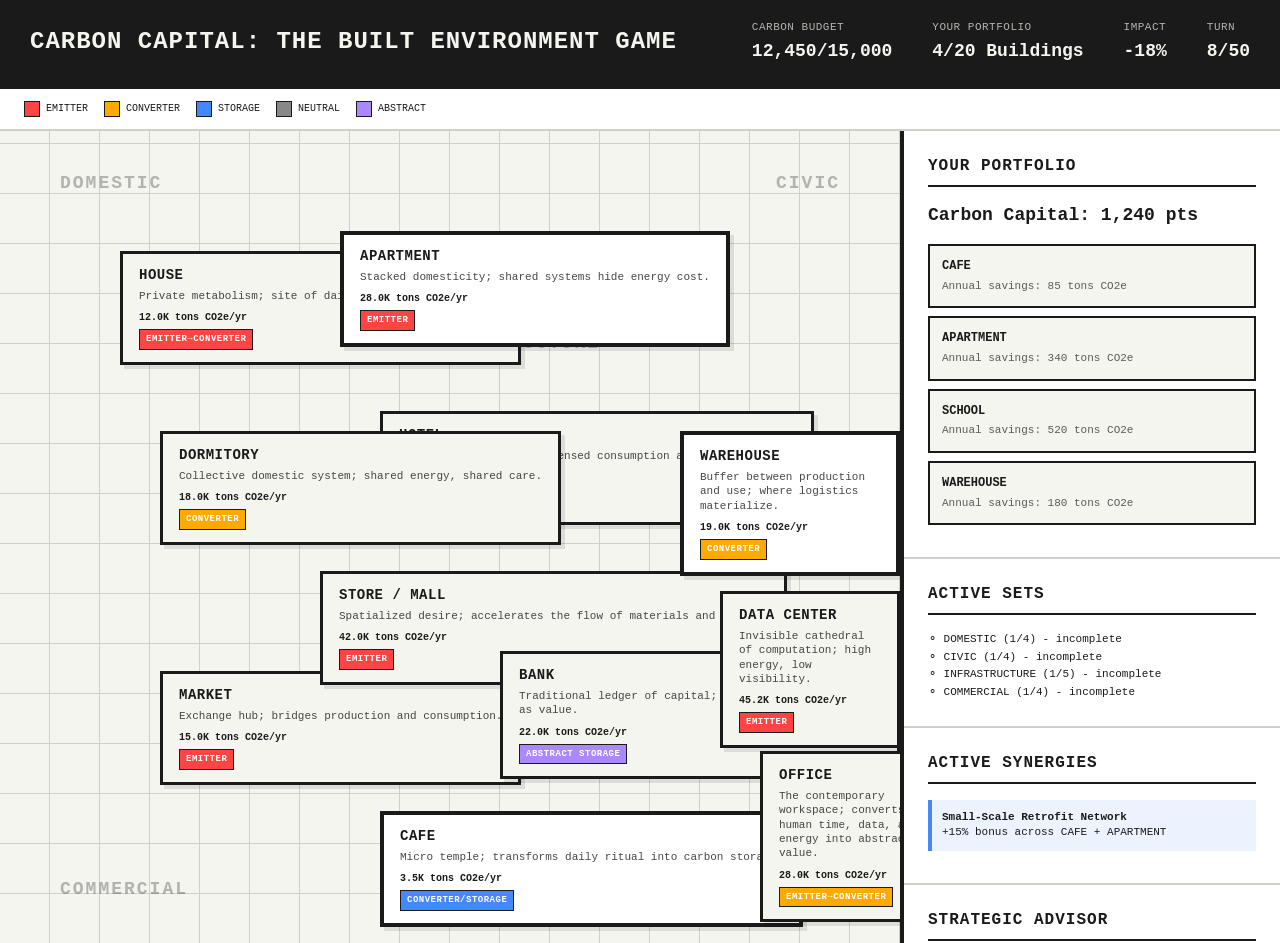
<file: version-one.html>
<!DOCTYPE html>
<html lang="en">
<head>
    <meta charset="UTF-8">
    <meta name="viewport" content="width=device-width, initial-scale=1.0">
    <title>CARBON CAPITAL: The Built Environment Game</title>
    <style>
        * {
            margin: 0;
            padding: 0;
            box-sizing: border-box;
        }

        :root {
            --emitter: #ff4444;
            --converter: #ffaa00;
            --storage: #4488ff;
            --neutral: #888888;
            --abstract: #aa88ff;
            --bg: #f5f5f0;
            --text: #1a1a1a;
            --border: #1a1a1a;
            --grid: #d0d0c8;
        }

        body {
            font-family: 'Courier New', monospace;
            background: var(--bg);
            color: var(--text);
            overflow: hidden;
            line-height: 1.4;
        }

        /* HEADER */
        .header {
            background: var(--text);
            color: var(--bg);
            padding: 20px 30px;
            border-bottom: 4px solid var(--border);
            display: flex;
            justify-content: space-between;
            align-items: center;
        }

        .header h1 {
            font-size: 24px;
            font-weight: bold;
            letter-spacing: 1px;
        }

        .header-stats {
            display: flex;
            gap: 40px;
            font-size: 14px;
        }

        .stat {
            display: flex;
            flex-direction: column;
            gap: 4px;
        }

        .stat-label {
            opacity: 0.7;
            font-size: 11px;
            text-transform: uppercase;
            letter-spacing: 0.5px;
        }

        .stat-value {
            font-size: 18px;
            font-weight: bold;
        }

        /* MAIN LAYOUT */
        .main-container {
            display: flex;
            height: calc(100vh - 88px);
        }

        /* NETWORK CANVAS */
        .network-area {
            flex: 1;
            position: relative;
            background: 
                repeating-linear-gradient(0deg, transparent, transparent 49px, var(--grid) 49px, var(--grid) 50px),
                repeating-linear-gradient(90deg, transparent, transparent 49px, var(--grid) 49px, var(--grid) 50px);
            overflow: hidden;
        }

        .canvas-wrapper {
            position: relative;
            width: 100%;
            height: 100%;
        }

        /* BUILDING NODES */
        .building-node {
            position: absolute;
            background: var(--bg);
            border: 3px solid var(--border);
            padding: 12px 16px;
            cursor: pointer;
            transition: all 0.15s ease;
            min-width: 180px;
            box-shadow: 4px 4px 0 rgba(0,0,0,0.1);
        }

        .building-node:hover {
            transform: translate(-2px, -2px);
            box-shadow: 6px 6px 0 rgba(0,0,0,0.2);
            z-index: 10;
        }

        .building-node.owned {
            border-width: 4px;
            background: #fff;
        }

        .building-node.locked {
            opacity: 0.5;
            cursor: not-allowed;
        }

        .node-title {
            font-size: 14px;
            font-weight: bold;
            text-transform: uppercase;
            margin-bottom: 4px;
            letter-spacing: 0.5px;
        }

        .node-description {
            font-size: 11px;
            line-height: 1.3;
            margin-bottom: 8px;
            opacity: 0.8;
        }

        .node-role {
            display: inline-block;
            font-size: 9px;
            padding: 3px 6px;
            border: 1px solid var(--border);
            text-transform: uppercase;
            font-weight: bold;
            letter-spacing: 0.5px;
            margin-top: 4px;
        }

        .role-emitter { background: var(--emitter); color: white; }
        .role-converter { background: var(--converter); color: white; }
        .role-storage { background: var(--storage); color: white; }
        .role-neutral { background: var(--neutral); color: white; }
        .role-abstract { background: var(--abstract); color: white; }

        .node-emissions {
            font-size: 10px;
            margin-top: 6px;
            font-weight: bold;
        }

        /* CONNECTION LINES */
        svg.connections {
            position: absolute;
            top: 0;
            left: 0;
            width: 100%;
            height: 100%;
            pointer-events: none;
            z-index: 0;
        }

        .connection-line {
            stroke: var(--border);
            stroke-width: 2;
            stroke-dasharray: 5, 5;
            opacity: 0.3;
        }

        .connection-line.active {
            stroke-dasharray: none;
            opacity: 0.6;
            stroke-width: 3;
        }

        /* CATEGORY LABELS */
        .category-label {
            position: absolute;
            font-size: 18px;
            font-weight: bold;
            text-transform: uppercase;
            letter-spacing: 2px;
            opacity: 0.3;
            pointer-events: none;
            z-index: 0;
        }

        /* SIDEBAR */
        .sidebar {
            width: 380px;
            background: white;
            border-left: 4px solid var(--border);
            overflow-y: auto;
            display: flex;
            flex-direction: column;
        }

        .sidebar-section {
            padding: 24px;
            border-bottom: 2px solid var(--grid);
        }

        .sidebar-section h2 {
            font-size: 16px;
            text-transform: uppercase;
            letter-spacing: 1px;
            margin-bottom: 16px;
            padding-bottom: 8px;
            border-bottom: 2px solid var(--border);
        }

        .portfolio-item {
            padding: 12px;
            border: 2px solid var(--border);
            margin-bottom: 8px;
            background: var(--bg);
        }

        .portfolio-item-title {
            font-size: 12px;
            font-weight: bold;
            text-transform: uppercase;
            margin-bottom: 4px;
        }

        .portfolio-item-stat {
            font-size: 11px;
            opacity: 0.7;
        }

        .synergy-item {
            padding: 10px;
            border-left: 4px solid var(--storage);
            background: rgba(68, 136, 255, 0.1);
            margin-bottom: 8px;
            font-size: 11px;
        }

        .advisor-text {
            padding: 16px;
            background: var(--text);
            color: var(--bg);
            font-size: 12px;
            line-height: 1.5;
            margin-top: 12px;
            border: 2px solid var(--border);
        }

        .chance-card {
            padding: 16px;
            background: var(--emitter);
            color: white;
            font-size: 13px;
            font-weight: bold;
            margin-top: 12px;
            border: 3px solid var(--border);
        }

        .chance-card-title {
            font-size: 10px;
            opacity: 0.8;
            margin-bottom: 8px;
            letter-spacing: 1px;
        }

        .btn {
            display: inline-block;
            padding: 8px 16px;
            background: var(--text);
            color: var(--bg);
            border: 2px solid var(--border);
            cursor: pointer;
            font-family: 'Courier New', monospace;
            font-size: 12px;
            font-weight: bold;
            text-transform: uppercase;
            margin-top: 8px;
            margin-right: 8px;
            transition: all 0.1s;
        }

        .btn:hover {
            background: var(--bg);
            color: var(--text);
        }

        /* MODAL */
        .modal {
            display: none;
            position: fixed;
            top: 0;
            left: 0;
            width: 100%;
            height: 100%;
            background: rgba(0,0,0,0.8);
            z-index: 1000;
            align-items: center;
            justify-content: center;
        }

        .modal.active {
            display: flex;
        }

        .modal-content {
            background: var(--bg);
            border: 6px solid var(--border);
            width: 90%;
            max-width: 900px;
            max-height: 90vh;
            overflow-y: auto;
            box-shadow: 8px 8px 0 rgba(0,0,0,0.3);
        }

        .modal-header {
            background: var(--text);
            color: var(--bg);
            padding: 24px;
            border-bottom: 4px solid var(--border);
        }

        .modal-title {
            font-size: 22px;
            font-weight: bold;
            text-transform: uppercase;
            letter-spacing: 1px;
            margin-bottom: 8px;
        }

        .modal-subtitle {
            font-size: 13px;
            font-style: italic;
            opacity: 0.8;
            margin-bottom: 12px;
        }

        .modal-meta {
            display: flex;
            gap: 20px;
            font-size: 12px;
        }

        .modal-body {
            padding: 0;
        }

        .modal-tabs {
            display: flex;
            border-bottom: 3px solid var(--border);
            background: white;
        }

        .modal-tab {
            flex: 1;
            padding: 16px;
            text-align: center;
            font-size: 11px;
            font-weight: bold;
            text-transform: uppercase;
            letter-spacing: 0.5px;
            cursor: pointer;
            border-right: 2px solid var(--grid);
            transition: all 0.1s;
        }

        .modal-tab:last-child {
            border-right: none;
        }

        .modal-tab.active {
            background: var(--text);
            color: var(--bg);
        }

        .modal-tab:hover:not(.active) {
            background: var(--grid);
        }

        .tab-content {
            display: none;
            padding: 24px;
        }

        .tab-content.active {
            display: block;
        }

        .data-grid {
            display: grid;
            grid-template-columns: 1fr 1fr;
            gap: 16px;
            margin: 16px 0;
        }

        .data-box {
            padding: 16px;
            border: 2px solid var(--border);
            background: white;
        }

        .data-box-title {
            font-size: 10px;
            text-transform: uppercase;
            letter-spacing: 0.5px;
            opacity: 0.6;
            margin-bottom: 8px;
        }

        .data-box-value {
            font-size: 20px;
            font-weight: bold;
        }

        .data-box-unit {
            font-size: 12px;
            opacity: 0.7;
        }

        .intervention-card {
            padding: 16px;
            border: 3px solid var(--border);
            margin-bottom: 16px;
            background: white;
            cursor: pointer;
            transition: all 0.1s;
        }

        .intervention-card:hover {
            background: var(--bg);
            transform: translateX(4px);
        }

        .intervention-title {
            font-size: 13px;
            font-weight: bold;
            text-transform: uppercase;
            margin-bottom: 8px;
        }

        .intervention-impact {
            font-size: 12px;
            margin-bottom: 8px;
            color: #008800;
            font-weight: bold;
        }

        .intervention-description {
            font-size: 11px;
            opacity: 0.8;
            margin-bottom: 8px;
        }

        .intervention-equity {
            font-size: 10px;
            margin-top: 8px;
        }

        .section-header {
            font-size: 14px;
            font-weight: bold;
            text-transform: uppercase;
            letter-spacing: 1px;
            margin: 24px 0 12px 0;
            padding-bottom: 8px;
            border-bottom: 2px solid var(--border);
        }

        .material-list {
            list-style: none;
            font-size: 12px;
            line-height: 1.8;
        }

        .material-list li {
            padding-left: 20px;
            position: relative;
        }

        .material-list li:before {
            content: "■";
            position: absolute;
            left: 0;
        }

        .close-modal {
            position: absolute;
            top: 24px;
            right: 24px;
            font-size: 24px;
            cursor: pointer;
            background: none;
            border: none;
            color: var(--bg);
            font-weight: bold;
            width: 32px;
            height: 32px;
            display: flex;
            align-items: center;
            justify-content: center;
        }

        .close-modal:hover {
            opacity: 0.7;
        }

        .synergy-unlock {
            padding: 16px;
            border: 3px solid var(--storage);
            background: rgba(68, 136, 255, 0.05);
            margin: 12px 0;
        }

        .synergy-unlock-title {
            font-size: 12px;
            font-weight: bold;
            text-transform: uppercase;
            margin-bottom: 8px;
            color: var(--storage);
        }

        .stat-bar {
            margin: 8px 0;
        }

        .stat-bar-label {
            font-size: 11px;
            margin-bottom: 4px;
        }

        .stat-bar-track {
            height: 8px;
            background: var(--grid);
            border: 1px solid var(--border);
            position: relative;
        }

        .stat-bar-fill {
            height: 100%;
            background: var(--text);
            transition: width 0.3s;
        }

        .impact-highlight {
            background: rgba(255, 68, 68, 0.1);
            border-left: 4px solid var(--emitter);
            padding: 12px;
            margin: 12px 0;
            font-size: 12px;
            font-weight: bold;
        }

        .legend {
            display: flex;
            gap: 16px;
            font-size: 10px;
            padding: 12px 24px;
            background: white;
            border-bottom: 2px solid var(--grid);
        }

        .legend-item {
            display: flex;
            align-items: center;
            gap: 6px;
        }

        .legend-color {
            width: 16px;
            height: 16px;
            border: 1px solid var(--border);
        }

        .pulse {
            animation: pulse 2s ease-in-out infinite;
        }

        @keyframes pulse {
            0%, 100% { opacity: 1; }
            50% { opacity: 0.5; }
        }
    </style>
</head>
<body>
    <!-- HEADER -->
    <div class="header">
        <h1>CARBON CAPITAL: THE BUILT ENVIRONMENT GAME</h1>
        <div class="header-stats">
            <div class="stat">
                <div class="stat-label">Carbon Budget</div>
                <div class="stat-value"><span id="current-budget">12,450</span>/<span id="total-budget">15,000</span></div>
            </div>
            <div class="stat">
                <div class="stat-label">Your Portfolio</div>
                <div class="stat-value"><span id="buildings-owned">4</span>/20 Buildings</div>
            </div>
            <div class="stat">
                <div class="stat-label">Impact</div>
                <div class="stat-value">-<span id="reduction-percent">18</span>%</div>
            </div>
            <div class="stat">
                <div class="stat-label">Turn</div>
                <div class="stat-value"><span id="current-turn">8</span>/50</div>
            </div>
        </div>
    </div>

    <!-- LEGEND -->
    <div class="legend">
        <div class="legend-item">
            <div class="legend-color role-emitter"></div>
            <span>EMITTER</span>
        </div>
        <div class="legend-item">
            <div class="legend-color role-converter"></div>
            <span>CONVERTER</span>
        </div>
        <div class="legend-item">
            <div class="legend-color role-storage"></div>
            <span>STORAGE</span>
        </div>
        <div class="legend-item">
            <div class="legend-color role-neutral"></div>
            <span>NEUTRAL</span>
        </div>
        <div class="legend-item">
            <div class="legend-color role-abstract"></div>
            <span>ABSTRACT</span>
        </div>
    </div>

    <!-- MAIN LAYOUT -->
    <div class="main-container">
        <!-- NETWORK AREA -->
        <div class="network-area">
            <div class="canvas-wrapper" id="canvas">
                <svg class="connections" id="connections"></svg>
                
                <!-- Category Labels -->
                <div class="category-label" style="top: 40px; left: 60px;">DOMESTIC</div>
                <div class="category-label" style="bottom: 40px; left: 60px;">COMMERCIAL</div>
                <div class="category-label" style="top: 40px; right: 60px;">CIVIC</div>
                <div class="category-label" style="top: 200px; right: 300px;">INFRASTRUCTURE</div>
                
                <!-- Building Nodes will be dynamically positioned -->
                <div id="nodes-container"></div>
            </div>
        </div>

        <!-- SIDEBAR -->
        <div class="sidebar">
            <div class="sidebar-section">
                <h2>Your Portfolio</h2>
                <div style="font-size: 18px; font-weight: bold; margin-bottom: 16px;">
                    Carbon Capital: <span id="carbon-capital">1,240</span> pts
                </div>
                
                <div id="portfolio-buildings">
                    <div class="portfolio-item">
                        <div class="portfolio-item-title">CAFE</div>
                        <div class="portfolio-item-stat">Annual savings: 85 tons CO2e</div>
                    </div>
                    <div class="portfolio-item">
                        <div class="portfolio-item-title">APARTMENT</div>
                        <div class="portfolio-item-stat">Annual savings: 340 tons CO2e</div>
                    </div>
                    <div class="portfolio-item">
                        <div class="portfolio-item-title">SCHOOL</div>
                        <div class="portfolio-item-stat">Annual savings: 520 tons CO2e</div>
                    </div>
                    <div class="portfolio-item">
                        <div class="portfolio-item-title">WAREHOUSE</div>
                        <div class="portfolio-item-stat">Annual savings: 180 tons CO2e</div>
                    </div>
                </div>
            </div>

            <div class="sidebar-section">
                <h2>Active Sets</h2>
                <div style="font-size: 11px; line-height: 1.6;">
                    <div>⚬ DOMESTIC (1/4) - incomplete</div>
                    <div>⚬ CIVIC (1/4) - incomplete</div>
                    <div>⚬ INFRASTRUCTURE (1/5) - incomplete</div>
                    <div>⚬ COMMERCIAL (1/4) - incomplete</div>
                </div>
            </div>

            <div class="sidebar-section">
                <h2>Active Synergies</h2>
                <div class="synergy-item">
                    <strong>Small-Scale Retrofit Network</strong><br>
                    +15% bonus across CAFE + APARTMENT
                </div>
            </div>

            <div class="sidebar-section">
                <h2>Strategic Advisor</h2>
                <div class="advisor-text">
                    You're close to completing DOMESTIC set! Acquire HOTEL for a 25% bonus across all four buildings.
                </div>
                <div class="advisor-text" style="margin-top: 8px;">
                    DATA CENTER is expensive but unlocks DISTRICT ENERGY synergy—huge multiplier effect.
                </div>
            </div>

            <div class="sidebar-section">
                <h2>Chance Card</h2>
                <div class="chance-card">
                    <div class="chance-card-title">🃏 THIS TURN</div>
                    HEATWAVE: Cooling demand +40%<br>
                    EMITTERS suffer -100 pts penalty
                </div>
                <button class="btn">Accept</button>
                <button class="btn">Mitigate</button>
            </div>
        </div>
    </div>

    <!-- MODAL -->
    <div class="modal" id="building-modal">
        <div class="modal-content">
            <div class="modal-header" style="position: relative;">
                <button class="close-modal" id="close-modal">×</button>
                <div class="modal-title" id="modal-title">DATA CENTER</div>
                <div class="modal-subtitle" id="modal-subtitle">
                    "Invisible cathedral of computation; high energy, low visibility"
                </div>
                <div class="modal-meta">
                    <span>Role: <strong id="modal-role">EMITTER</strong></span>
                    <span>Status: <strong id="modal-status">Available</strong></span>
                    <span>Cost: <strong id="modal-cost">850 pts</strong></span>
                </div>
            </div>

            <div class="modal-tabs">
                <div class="modal-tab active" data-tab="carbon">Carbon Profile</div>
                <div class="modal-tab" data-tab="materials">Materials</div>
                <div class="modal-tab" data-tab="lifecycle">Lifecycle</div>
                <div class="modal-tab" data-tab="interventions">Interventions</div>
                <div class="modal-tab" data-tab="equity">Equity</div>
                <div class="modal-tab" data-tab="network">Network</div>
            </div>

            <div class="modal-body">
                <!-- TAB 1: CARBON PROFILE -->
                <div class="tab-content active" id="tab-carbon">
                    <div class="impact-highlight">
                        TOTAL ANNUAL IMPACT: 45,200 tons CO2e<br>
                        Per SF: 28.5 kg CO2e/sf/yr (industry avg: 22-35)
                    </div>

                    <div class="data-grid">
                        <div class="data-box">
                            <div class="data-box-title">Embodied Carbon</div>
                            <div class="data-box-value">8,900 <span class="data-box-unit">tons CO2e</span></div>
                        </div>
                        <div class="data-box">
                            <div class="data-box-title">Operational Carbon</div>
                            <div class="data-box-value">36,300 <span class="data-box-unit">tons CO2e/yr</span></div>
                        </div>
                    </div>

                    <div class="section-header">▸ Embodied Carbon Breakdown</div>
                    <div class="stat-bar">
                        <div class="stat-bar-label">Foundation (35%): Massive concrete slab</div>
                        <div class="stat-bar-track">
                            <div class="stat-bar-fill" style="width: 35%;"></div>
                        </div>
                    </div>
                    <div class="stat-bar">
                        <div class="stat-bar-label">Structure (40%): Steel frame, concrete cores</div>
                        <div class="stat-bar-track">
                            <div class="stat-bar-fill" style="width: 40%;"></div>
                        </div>
                    </div>
                    <div class="stat-bar">
                        <div class="stat-bar-label">Envelope (15%): Minimal windows, high insulation</div>
                        <div class="stat-bar-track">
                            <div class="stat-bar-fill" style="width: 15%;"></div>
                        </div>
                    </div>
                    <div class="stat-bar">
                        <div class="stat-bar-label">MEP Systems (10%): Redundant cooling, generators</div>
                        <div class="stat-bar-track">
                            <div class="stat-bar-fill" style="width: 10%;"></div>
                        </div>
                    </div>

                    <div class="section-header">▸ Operational Carbon Breakdown</div>
                    <div class="stat-bar">
                        <div class="stat-bar-label">Cooling/HVAC (45%): 24/7 precision cooling</div>
                        <div class="stat-bar-track">
                            <div class="stat-bar-fill" style="width: 45%; background: var(--emitter);"></div>
                        </div>
                    </div>
                    <div class="stat-bar">
                        <div class="stat-bar-label">IT Equipment (38%): Constant computation load</div>
                        <div class="stat-bar-track">
                            <div class="stat-bar-fill" style="width: 38%; background: var(--emitter);"></div>
                        </div>
                    </div>
                    <div class="stat-bar">
                        <div class="stat-bar-label">Lighting (3%): Minimal human occupancy</div>
                        <div class="stat-bar-track">
                            <div class="stat-bar-fill" style="width: 3%; background: var(--emitter);"></div>
                        </div>
                    </div>
                    <div class="stat-bar">
                        <div class="stat-bar-label">Backup Generators (14%): Diesel, tested regularly</div>
                        <div class="stat-bar-track">
                            <div class="stat-bar-fill" style="width: 14%; background: var(--emitter);"></div>
                        </div>
                    </div>

                    <div class="advisor-text" style="margin-top: 20px;">
                        Grid Carbon Intensity Impact: ★★★★★ (CRITICAL)<br>
                        "NYC grid = 0.29 kg CO2e/kWh. Moving to renewables = massive reduction potential"
                    </div>
                </div>

                <!-- TAB 2: MATERIALS -->
                <div class="tab-content" id="tab-materials">
                    <div class="section-header">Construction Materials (Typical NYC)</div>
                    <ul class="material-list">
                        <li><strong>Foundation:</strong> Deep concrete piles, 3-4 ft thick slab for equipment load</li>
                        <li><strong>Structure:</strong> Steel columns/beams, reinforced concrete shear walls</li>
                        <li><strong>Envelope:</strong> Precast concrete panels, minimal glazing (<10%), spray foam insulation</li>
                        <li><strong>Roof:</strong> TPO membrane, extensive cooling equipment mounting</li>
                        <li><strong>Interior:</strong> Raised access flooring, cable trays, no finishes (industrial)</li>
                        <li><strong>Specialty:</strong> Redundant mechanical systems, UPS battery banks</li>
                    </ul>

                    <div class="section-header">Material Embodied Carbon Hotspots</div>
                    <div class="data-grid">
                        <div class="data-box" style="border-left: 4px solid var(--emitter);">
                            <div class="data-box-title">🔴 Concrete (Foundation)</div>
                            <div class="data-box-value">4,200 <span class="data-box-unit">tons CO2e</span></div>
                        </div>
                        <div class="data-box" style="border-left: 4px solid var(--emitter);">
                            <div class="data-box-title">🔴 Steel (Structure)</div>
                            <div class="data-box-value">3,100 <span class="data-box-unit">tons CO2e</span></div>
                        </div>
                        <div class="data-box" style="border-left: 4px solid var(--converter);">
                            <div class="data-box-title">🟡 Backup Generators</div>
                            <div class="data-box-value">890 <span class="data-box-unit">tons CO2e</span></div>
                        </div>
                        <div class="data-box" style="border-left: 4px solid var(--converter);">
                            <div class="data-box-title">🟡 MEP Systems</div>
                            <div class="data-box-value">710 <span class="data-box-unit">tons CO2e</span></div>
                        </div>
                    </div>
                </div>

                <!-- TAB 3: LIFECYCLE -->
                <div class="tab-content" id="tab-lifecycle">
                    <div class="data-grid">
                        <div class="data-box">
                            <div class="data-box-title">Typical Lifespan</div>
                            <div class="data-box-value">15-20 <span class="data-box-unit">years</span></div>
                            <div style="font-size: 10px; margin-top: 8px; opacity: 0.7;">Tech obsolescence</div>
                        </div>
                        <div class="data-box">
                            <div class="data-box-title">Renovation Cycle</div>
                            <div class="data-box-value">7-10 <span class="data-box-unit">years</span></div>
                            <div style="font-size: 10px; margin-top: 8px; opacity: 0.7;">Equipment refresh</div>
                        </div>
                        <div class="data-box">
                            <div class="data-box-title">Turnover Rate</div>
                            <div class="data-box-value">HIGH</div>
                        </div>
                        <div class="data-box">
                            <div class="data-box-title">Demolition Risk</div>
                            <div class="data-box-value">MEDIUM</div>
                            <div style="font-size: 10px; margin-top: 8px; opacity: 0.7;">Often repurposed</div>
                        </div>
                    </div>

                    <div class="impact-highlight" style="margin-top: 20px;">
                        ⚠ Short lifecycle = embodied carbon amortizes quickly<br>
                        ⚠ Rapid tech change = stranded asset risk
                    </div>

                    <div class="section-header">Occupancy Profile</div>
                    <div style="font-size: 13px; line-height: 1.8;">
                        <strong>Staff:</strong> 5-15 people (minimal human presence)<br>
                        <strong>Operating Hours:</strong> 24/7/365<br>
                        <strong>Carbon per Occupant:</strong> 3,013 tons CO2e/person/yr<br>
                        <div style="font-size: 11px; opacity: 0.7; margin-top: 8px;">
                            (vs Office: 12 tons/person, Apartment: 8 tons/person)
                        </div>
                    </div>
                </div>

                <!-- TAB 4: INTERVENTIONS -->
                <div class="tab-content" id="tab-interventions">
                    <div class="intervention-card">
                        <div class="intervention-title">💰 RENEWABLE ENERGY PROCUREMENT (300 pts)</div>
                        <div class="intervention-impact">↓ -55% operational | -19,965 tons CO2e/yr</div>
                        <div class="intervention-description">
                            "Sign PPA for wind/solar. No construction needed. Immediate impact on Scope 2 emissions."
                        </div>
                        <div class="intervention-equity">Social Equity: ★★★★★ (no displacement)</div>
                        <button class="btn">Implement</button>
                    </div>

                    <div class="intervention-card">
                        <div class="intervention-title">💰 FREE COOLING + WASTE HEAT CAPTURE (450 pts)</div>
                        <div class="intervention-impact">↓ -25% operational | -9,075 tons CO2e/yr</div>
                        <div class="intervention-description">
                            "Use outdoor air when cool, pipe waste heat to adjacent buildings. Mechanical retrofit required."
                        </div>
                        <div class="synergy-unlock-title">🔓 UNLOCKS: DISTRICT HEATING NETWORK</div>
                        <div class="intervention-equity">Social Equity: ★★★★☆ (benefits neighbors)</div>
                        <button class="btn">Implement</button>
                    </div>

                    <div class="intervention-card">
                        <div class="intervention-title">💰 ADAPTIVE REUSE → AFFORDABLE HOUSING (600 pts)</div>
                        <div class="intervention-impact">↓ +100% operational reduction (remove use entirely)</div>
                        <div class="intervention-description">
                            "Cloud migration complete. Transform the cathedral. Extensive renovation to residential."
                        </div>
                        <div class="impact-highlight" style="font-size: 11px; margin-top: 8px;">
                            ⚠ Requires: Completing DOMESTIC set first
                        </div>
                        <div class="intervention-equity">Social Equity: ★★★★★ (creates housing)</div>
                        <button class="btn">Implement</button>
                    </div>

                    <div class="intervention-card">
                        <div class="intervention-title">💰 EFFICIENCY OVERHAUL (200 pts)</div>
                        <div class="intervention-impact">↓ -15% operational | -5,445 tons CO2e/yr</div>
                        <div class="intervention-description">
                            "LED lighting, airflow optimization, AI-driven load balancing. Low-risk, moderate reward."
                        </div>
                        <div class="intervention-equity">Social Equity: ★★★☆☆ (neutral)</div>
                        <button class="btn">Implement</button>
                    </div>
                </div>

                <!-- TAB 5: EQUITY -->
                <div class="tab-content" id="tab-equity">
                    <div class="section-header">Current State</div>
                    <ul class="material-list">
                        <li><strong>Location:</strong> Industrial waterfront (low residential impact)</li>
                        <li><strong>Jobs:</strong> 12 permanent positions, high-tech, high-wage ($85k-150k/yr)</li>
                        <li><strong>Community Benefit:</strong> Low (invisible infrastructure, no public access)</li>
                        <li><strong>Energy Burden:</strong> None (commercial tenant, costs externalized)</li>
                    </ul>

                    <div class="section-header">Intervention Risks</div>
                    <div class="advisor-text">
                        ⚠ <strong>Adaptive Reuse:</strong> Could green-gentrify neighborhood if converted to luxury housing instead of affordable units
                    </div>
                    <div class="advisor-text" style="background: var(--storage); margin-top: 8px;">
                        ✓ <strong>Renewable Energy:</strong> No displacement risk, pure carbon reduction
                    </div>
                    <div class="advisor-text" style="background: var(--storage); margin-top: 8px;">
                        ✓ <strong>Waste Heat:</strong> Potential community benefit if district heating includes affordable housing and community facilities
                    </div>

                    <div class="data-grid" style="margin-top: 24px;">
                        <div class="data-box">
                            <div class="data-box-title">Green Gentrification Risk</div>
                            <div class="data-box-value">★★★☆☆</div>
                            <div style="font-size: 10px; margin-top: 8px; opacity: 0.7;">Location-dependent</div>
                        </div>
                        <div class="data-box">
                            <div class="data-box-title">Community Benefit Potential</div>
                            <div class="data-box-value">★★★★☆</div>
                            <div style="font-size: 10px; margin-top: 8px; opacity: 0.7;">High if strategic</div>
                        </div>
                    </div>

                    <div class="impact-highlight" style="margin-top: 20px;">
                        <strong>Equity Strategy:</strong> Prioritize waste heat capture with community benefit agreements. Ensure any adaptive reuse includes minimum 50% affordable units at 60% AMI or below.
                    </div>
                </div>

                <!-- TAB 6: NETWORK -->
                <div class="tab-content" id="tab-network">
                    <div class="section-header">⚡ Upstream Connections</div>
                    <ul class="material-list">
                        <li><strong>OFFICE →</strong> Data demand drives data center growth. Every knowledge worker = +2 kW constant load.</li>
                        <li><strong>BANK →</strong> Financial computing, high-frequency trading, blockchain operations require 24/7 uptime.</li>
                    </ul>

                    <div class="section-header">⚡ Downstream Impacts</div>
                    <ul class="material-list">
                        <li><strong>Waste Heat →</strong> Could serve APARTMENT (500 units), SCHOOL (1,200 students), HOSPITAL (200 beds)</li>
                        <li><strong>Backup Power →</strong> Could stabilize neighborhood microgrid during outages</li>
                    </ul>

                    <div class="section-header">🔓 Unlockable Synergies</div>
                    
                    <div class="synergy-unlock">
                        <div class="synergy-unlock-title">DISTRICT ENERGY NETWORK</div>
                        <div style="font-size: 11px; line-height: 1.6;">
                            <strong>Requires:</strong> DATA CENTER + 3 DOMESTIC buildings<br>
                            <strong>Bonus:</strong> Additional -30% operational carbon across all connected buildings<br>
                            <em>"Waste heat warms homes—extraction becomes care"</em>
                        </div>
                        <button class="btn" style="margin-top: 12px;">View Requirements</button>
                    </div>

                    <div class="synergy-unlock">
                        <div class="synergy-unlock-title">DIGITAL DECARBONIZATION COALITION</div>
                        <div style="font-size: 11px; line-height: 1.6;">
                            <strong>Requires:</strong> DATA CENTER + OFFICE + BANK<br>
                            <strong>Bonus:</strong> -20% operational carbon across all three<br>
                            <em>"Coordinated renewable procurement = economies of scale"</em>
                        </div>
                        <button class="btn" style="margin-top: 12px;">View Requirements</button>
                    </div>

                    <div class="section-header">📋 Policy Leverage</div>
                    <ul class="material-list">
                        <li>✓ Covered by NYC Local Law 97 (buildings >25,000 SF)</li>
                        <li>✓ Eligible for Accelerated Depreciation (renewable energy investments)</li>
                        <li>✓ Con Edison Commercial Demand Response incentives available</li>
                        <li>✓ IRA 179D Deduction for energy-efficient commercial buildings</li>
                    </ul>
                </div>
            </div>
        </div>
    </div>

    <script>
        // Building data structure
        const buildings = {
            // DOMESTIC
            house: {
                id: 'house',
                name: 'HOUSE',
                description: 'Private metabolism; site of daily carbon use and waste.',
                role: 'EMITTER→CONVERTER',
                roleClass: 'role-emitter',
                category: 'DOMESTIC',
                emissions: 12000,
                position: { x: 120, y: 120 },
                owned: false,
                cost: 200
            },
            apartment: {
                id: 'apartment',
                name: 'APARTMENT',
                description: 'Stacked domesticity; shared systems hide energy cost.',
                role: 'EMITTER',
                roleClass: 'role-emitter',
                category: 'DOMESTIC',
                emissions: 28000,
                position: { x: 340, y: 100 },
                owned: true,
                cost: 0
            },
            hotel: {
                id: 'hotel',
                name: 'HOTEL',
                description: 'Temporary dwelling; condensed consumption and service labor.',
                role: 'EMITTER→CONVERTER',
                roleClass: 'role-converter',
                category: 'DOMESTIC',
                emissions: 35000,
                position: { x: 380, y: 280 },
                owned: false,
                cost: 400
            },
            dormitory: {
                id: 'dormitory',
                name: 'DORMITORY',
                description: 'Collective domestic system; shared energy, shared care.',
                role: 'CONVERTER',
                roleClass: 'role-converter',
                category: 'DOMESTIC',
                emissions: 18000,
                position: { x: 160, y: 300 },
                owned: false,
                cost: 250
            },
            // COMMERCIAL
            market: {
                id: 'market',
                name: 'MARKET',
                description: 'Exchange hub; bridges production and consumption.',
                role: 'EMITTER',
                roleClass: 'role-emitter',
                category: 'COMMERCIAL',
                emissions: 15000,
                position: { x: 160, y: 540 },
                owned: false,
                cost: 280
            },
            store: {
                id: 'store',
                name: 'STORE / MALL',
                description: 'Spatialized desire; accelerates the flow of materials and images.',
                role: 'EMITTER',
                roleClass: 'role-emitter',
                category: 'COMMERCIAL',
                emissions: 42000,
                position: { x: 320, y: 440 },
                owned: false,
                cost: 450
            },
            bank: {
                id: 'bank',
                name: 'BANK',
                description: 'Traditional ledger of capital; contrasts with carbon as value.',
                role: 'ABSTRACT STORAGE',
                roleClass: 'role-abstract',
                category: 'COMMERCIAL',
                emissions: 22000,
                position: { x: 500, y: 520 },
                owned: false,
                cost: 380
            },
            cafe: {
                id: 'cafe',
                name: 'CAFE',
                description: 'Micro temple; transforms daily ritual into carbon storage.',
                role: 'CONVERTER/STORAGE',
                roleClass: 'role-storage',
                category: 'COMMERCIAL',
                emissions: 3500,
                position: { x: 380, y: 680 },
                owned: true,
                cost: 0
            },
            // CIVIC
            school: {
                id: 'school',
                name: 'SCHOOL',
                description: 'Educates new labor and knowledge systems of the carbon age.',
                role: 'CONVERTER',
                roleClass: 'role-converter',
                category: 'CIVIC',
                emissions: 25000,
                position: { x: 960, y: 500 },
                owned: true,
                cost: 0
            },
            library: {
                id: 'library',
                name: 'LIBRARY',
                description: 'Repository of memory; archive of ideas and techniques.',
                role: 'NEUTRAL',
                roleClass: 'role-neutral',
                category: 'CIVIC',
                emissions: 8000,
                position: { x: 1060, y: 640 },
                owned: false,
                cost: 220
            },
            museum: {
                id: 'museum',
                name: 'MUSEUM',
                description: 'Displays value and progress; transforms material into meaning.',
                role: 'CONVERTER/STORAGE',
                roleClass: 'role-storage',
                category: 'CIVIC',
                emissions: 18000,
                position: { x: 1220, y: 380 },
                owned: false,
                cost: 320
            },
            church: {
                id: 'church',
                name: 'CHURCH',
                description: 'Temple of moral economy; sanctifies carbon kept, not spent.',
                role: 'WORSHIP/STORAGE',
                roleClass: 'role-storage',
                category: 'CIVIC',
                emissions: 6000,
                position: { x: 1280, y: 580 },
                owned: false,
                cost: 180
            },
            // INFRASTRUCTURE
            trainstation: {
                id: 'trainstation',
                name: 'TRAIN STATION',
                description: 'Infrastructural temple; redistributes carbon and care through movement.',
                role: 'STORAGE→DISTRIBUTION',
                roleClass: 'role-storage',
                category: 'INFRASTRUCTURE',
                emissions: 32000,
                position: { x: 920, y: 280 },
                owned: false,
                cost: 500
            },
            datacenter: {
                id: 'datacenter',
                name: 'DATA CENTER',
                description: 'Invisible cathedral of computation; high energy, low visibility.',
                role: 'EMITTER',
                roleClass: 'role-emitter',
                category: 'INFRASTRUCTURE',
                emissions: 45200,
                position: { x: 720, y: 460 },
                owned: false,
                cost: 850,
                pulse: true
            },
            warehouse: {
                id: 'warehouse',
                name: 'WAREHOUSE',
                description: 'Buffer between production and use; where logistics materialize.',
                role: 'CONVERTER',
                roleClass: 'role-converter',
                category: 'INFRASTRUCTURE',
                emissions: 19000,
                position: { x: 680, y: 300 },
                owned: true,
                cost: 0
            },
            airport: {
                id: 'airport',
                name: 'AIRPORT',
                description: 'Global network of exchange; monument to speed and carbon cost.',
                role: 'EMITTER',
                roleClass: 'role-emitter',
                category: 'INFRASTRUCTURE',
                emissions: 85000,
                position: { x: 920, y: 380 },
                owned: false,
                cost: 1200,
                pulse: true
            },
            office: {
                id: 'office',
                name: 'OFFICE',
                description: 'The contemporary workspace; converts human time, data, and energy into abstract value.',
                role: 'EMITTER→CONVERTER',
                roleClass: 'role-converter',
                category: 'INFRASTRUCTURE',
                emissions: 28000,
                position: { x: 760, y: 620 },
                owned: false,
                cost: 420
            }
        };

        // Connection definitions (for synergies visualization)
        const connections = [
            // Domestic cluster
            { from: 'house', to: 'apartment' },
            { from: 'apartment', to: 'hotel' },
            { from: 'hotel', to: 'dormitory' },
            { from: 'dormitory', to: 'house' },
            
            // Commercial cluster
            { from: 'market', to: 'store' },
            { from: 'store', to: 'cafe' },
            { from: 'cafe', to: 'bank' },
            
            // Civic cluster
            { from: 'school', to: 'library' },
            { from: 'library', to: 'church' },
            { from: 'church', to: 'museum' },
            { from: 'museum', to: 'school' },
            
            // Infrastructure cluster
            { from: 'datacenter', to: 'warehouse' },
            { from: 'warehouse', to: 'trainstation' },
            { from: 'trainstation', to: 'airport' },
            { from: 'airport', to: 'office' },
            { from: 'office', to: 'datacenter' },
            
            // Cross-category synergies
            { from: 'datacenter', to: 'apartment', active: true }, // District heating
            { from: 'datacenter', to: 'office', active: true },
            { from: 'datacenter', to: 'bank' },
            { from: 'school', to: 'dormitory' },
            { from: 'cafe', to: 'apartment', active: true }, // Small-scale retrofit
            { from: 'warehouse', to: 'store' },
            { from: 'trainstation', to: 'apartment' }
        ];

        // Render buildings
        function renderBuildings() {
            const container = document.getElementById('nodes-container');
            container.innerHTML = '';
            
            Object.values(buildings).forEach(building => {
                const node = document.createElement('div');
                node.className = 'building-node' + (building.owned ? ' owned' : '') + (building.pulse ? ' pulse' : '');
                node.id = 'node-' + building.id;
                node.style.left = building.position.x + 'px';
                node.style.top = building.position.y + 'px';
                
                node.innerHTML = `
                    <div class="node-title">${building.name}</div>
                    <div class="node-description">${building.description}</div>
                    <div class="node-emissions">${(building.emissions / 1000).toFixed(1)}K tons CO2e/yr</div>
                    <div class="node-role ${building.roleClass}">${building.role}</div>
                `;
                
                node.addEventListener('click', () => openModal(building));
                container.appendChild(node);
            });
        }

        // Render connections
        function renderConnections() {
            const svg = document.getElementById('connections');
            svg.innerHTML = '';
            
            connections.forEach(conn => {
                const from = buildings[conn.from];
                const to = buildings[conn.to];
                
                if (!from || !to) return;
                
                // Calculate center points of nodes
                const fromX = from.position.x + 90; // approximate center
                const fromY = from.position.y + 50;
                const toX = to.position.x + 90;
                const toY = to.position.y + 50;
                
                const line = document.createElementNS('http://www.w3.org/2000/svg', 'line');
                line.setAttribute('x1', fromX);
                line.setAttribute('y1', fromY);
                line.setAttribute('x2', toX);
                line.setAttribute('y2', toY);
                line.className = 'connection-line' + (conn.active ? ' active' : '');
                
                svg.appendChild(line);
            });
        }

        // Modal functionality
        function openModal(building) {
            const modal = document.getElementById('building-modal');
            document.getElementById('modal-title').textContent = building.name;
            document.getElementById('modal-subtitle').textContent = building.description;
            document.getElementById('modal-role').textContent = building.role;
            document.getElementById('modal-status').textContent = building.owned ? 'Owned' : 'Available';
            document.getElementById('modal-cost').textContent = building.cost + ' pts';
            
            modal.classList.add('active');
        }

        function closeModal() {
            document.getElementById('building-modal').classList.remove('active');
        }

        // Tab functionality
        document.querySelectorAll('.modal-tab').forEach(tab => {
            tab.addEventListener('click', () => {
                // Remove active class from all tabs and contents
                document.querySelectorAll('.modal-tab').forEach(t => t.classList.remove('active'));
                document.querySelectorAll('.tab-content').forEach(c => c.classList.remove('active'));
                
                // Add active class to clicked tab and corresponding content
                tab.classList.add('active');
                const tabName = tab.getAttribute('data-tab');
                document.getElementById('tab-' + tabName).classList.add('active');
            });
        });

        // Close modal
        document.getElementById('close-modal').addEventListener('click', closeModal);
        document.getElementById('building-modal').addEventListener('click', (e) => {
            if (e.target.id === 'building-modal') {
                closeModal();
            }
        });

        // Initialize
        renderBuildings();
        renderConnections();
    </script>
</body>
</html>
</file>
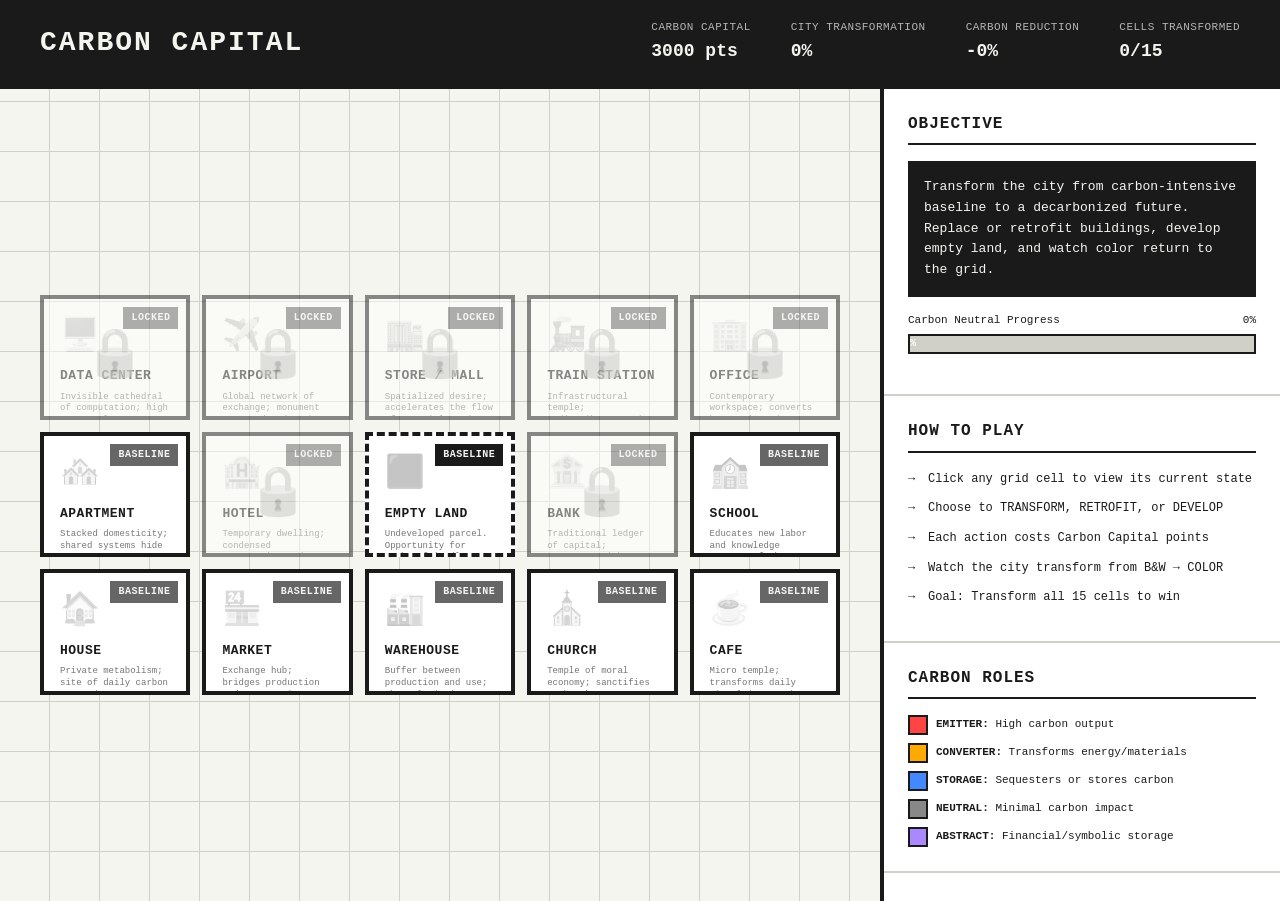
<file: version-three.html>
<!DOCTYPE html>
<html lang="en">
<head>
    <meta charset="UTF-8">
    <meta name="viewport" content="width=device-width, initial-scale=1.0">
    <title>CARBON CAPITAL</title>
    <style>
        * {
            margin: 0;
            padding: 0;
            box-sizing: border-box;
        }

        :root {
            --emitter: #ff4444;
            --converter: #ffaa00;
            --storage: #4488ff;
            --neutral: #888888;
            --abstract: #aa88ff;
            --bg: #f5f5f0;
            --text: #1a1a1a;
            --border: #1a1a1a;
            --grid: #d0d0c8;
        }

        body {
            font-family: 'Courier New', monospace;
            background: var(--bg);
            color: var(--text);
            overflow-x: hidden;
            line-height: 1.4;
        }

        /* HEADER */
        .header {
            background: var(--text);
            color: var(--bg);
            padding: 20px 40px;
            border-bottom: 4px solid var(--border);
            display: flex;
            justify-content: space-between;
            align-items: center;
        }

        .header h1 {
            font-size: 28px;
            font-weight: bold;
            letter-spacing: 2px;
        }

        .header-stats {
            display: flex;
            gap: 40px;
            font-size: 14px;
        }

        .stat {
            display: flex;
            flex-direction: column;
            gap: 4px;
        }

        .stat-label {
            opacity: 0.7;
            font-size: 11px;
            text-transform: uppercase;
            letter-spacing: 0.5px;
        }

        .stat-value {
            font-size: 18px;
            font-weight: bold;
        }

        /* MAIN LAYOUT */
        .main-container {
            display: flex;
            height: calc(100vh - 88px);
        }

        /* GRID BOARD */
        .board-container {
            flex: 1;
            display: flex;
            align-items: center;
            justify-content: center;
            padding: 40px;
            background: 
                repeating-linear-gradient(0deg, transparent, transparent 49px, var(--grid) 49px, var(--grid) 50px),
                repeating-linear-gradient(90deg, transparent, transparent 49px, var(--grid) 49px, var(--grid) 50px);
        }

        .game-board {
            display: grid;
            grid-template-columns: repeat(5, 1fr);
            grid-template-rows: repeat(3, 1fr);
            gap: 16px;
            max-width: 1400px;
            width: 100%;
        }

        /* GRID CELL */
        .grid-cell {
            aspect-ratio: 1.2;
            border: 4px solid var(--border);
            background: white;
            cursor: pointer;
            transition: all 0.2s ease;
            position: relative;
            overflow: hidden;
            display: flex;
            flex-direction: column;
            padding: 20px;
        }

        .grid-cell:hover {
            transform: translate(-2px, -2px);
            box-shadow: 6px 6px 0 rgba(0,0,0,0.2);
            z-index: 10;
        }

        .grid-cell.empty {
            background: #1a1a1a;
            border-style: dashed;
        }

        .grid-cell.locked {
            opacity: 0.5;
            cursor: not-allowed;
            position: relative;
        }

        .grid-cell.locked::after {
            content: "🔒";
            position: absolute;
            top: 50%;
            left: 50%;
            transform: translate(-50%, -50%);
            font-size: 48px;
            opacity: 0.6;
            pointer-events: none;
        }

        .grid-cell.locked:hover {
            transform: none;
            box-shadow: none;
        }

        .grid-cell.baseline {
            background: white;
            filter: grayscale(1);
        }

        .grid-cell.transformed {
            filter: grayscale(0);
            border-width: 5px;
        }

        .grid-cell.transformed.role-emitter {
            border-color: var(--emitter);
        }

        .grid-cell.transformed.role-converter {
            border-color: var(--converter);
        }

        .grid-cell.transformed.role-storage {
            border-color: var(--storage);
        }

        .grid-cell.transformed.role-neutral {
            border-color: var(--neutral);
        }

        .grid-cell.transformed.role-abstract {
            border-color: var(--abstract);
        }

        .cell-icon {
            font-size: 32px;
            margin-bottom: 8px;
            opacity: 0.3;
        }

        .grid-cell.transformed .cell-icon {
            opacity: 1;
        }

        .cell-title {
            font-size: 13px;
            font-weight: bold;
            text-transform: uppercase;
            letter-spacing: 0.5px;
            margin-bottom: 6px;
        }

        .cell-description {
            font-size: 9px;
            line-height: 1.3;
            opacity: 0.6;
            margin-bottom: 8px;
            flex: 1;
        }

        .grid-cell.transformed .cell-description {
            opacity: 0.8;
        }

        .cell-role {
            display: inline-block;
            font-size: 8px;
            padding: 3px 6px;
            border: 1px solid var(--border);
            text-transform: uppercase;
            font-weight: bold;
            letter-spacing: 0.5px;
            margin-top: auto;
        }

        .role-emitter { background: var(--emitter); color: white; border: none; }
        .role-converter { background: var(--converter); color: white; border: none; }
        .role-storage { background: var(--storage); color: white; border: none; }
        .role-neutral { background: var(--neutral); color: white; border: none; }
        .role-abstract { background: var(--abstract); color: white; border: none; }

        .cell-emissions {
            font-size: 10px;
            margin-top: 8px;
            font-weight: bold;
            opacity: 0.7;
        }

        .grid-cell.transformed .cell-emissions {
            opacity: 1;
        }

        .cell-status {
            position: absolute;
            top: 8px;
            right: 8px;
            font-size: 10px;
            padding: 4px 8px;
            background: var(--text);
            color: var(--bg);
            font-weight: bold;
            letter-spacing: 0.5px;
        }

        .grid-cell.baseline .cell-status {
            background: #666;
        }

        .grid-cell.empty .cell-status {
            background: var(--text);
        }

        /* SIDEBAR */
        .sidebar {
            width: 400px;
            background: white;
            border-left: 4px solid var(--border);
            overflow-y: auto;
            display: flex;
            flex-direction: column;
        }

        .sidebar-section {
            padding: 24px;
            border-bottom: 2px solid var(--grid);
        }

        .sidebar-section h2 {
            font-size: 16px;
            text-transform: uppercase;
            letter-spacing: 1px;
            margin-bottom: 16px;
            padding-bottom: 8px;
            border-bottom: 2px solid var(--border);
        }

        .objective-box {
            padding: 16px;
            background: var(--text);
            color: var(--bg);
            font-size: 13px;
            line-height: 1.6;
            margin-bottom: 16px;
        }

        .progress-bar {
            margin: 16px 0;
        }

        .progress-label {
            font-size: 11px;
            margin-bottom: 6px;
            display: flex;
            justify-content: space-between;
        }

        .progress-track {
            height: 20px;
            background: var(--grid);
            border: 2px solid var(--border);
            position: relative;
            overflow: hidden;
        }

        .progress-fill {
            height: 100%;
            background: var(--storage);
            transition: width 0.5s ease;
            display: flex;
            align-items: center;
            justify-content: center;
            font-size: 10px;
            font-weight: bold;
            color: white;
        }

        .legend {
            display: flex;
            flex-direction: column;
            gap: 8px;
            font-size: 11px;
        }

        .legend-item {
            display: flex;
            align-items: center;
            gap: 8px;
        }

        .legend-color {
            width: 20px;
            height: 20px;
            border: 2px solid var(--border);
        }

        .instruction-list {
            list-style: none;
            font-size: 12px;
            line-height: 1.8;
        }

        .instruction-list li {
            padding-left: 20px;
            position: relative;
            margin-bottom: 8px;
        }

        .instruction-list li:before {
            content: "→";
            position: absolute;
            left: 0;
            font-weight: bold;
        }

        .btn {
            display: inline-block;
            padding: 10px 20px;
            background: var(--text);
            color: var(--bg);
            border: 2px solid var(--border);
            cursor: pointer;
            font-family: 'Courier New', monospace;
            font-size: 12px;
            font-weight: bold;
            text-transform: uppercase;
            margin-top: 16px;
            transition: all 0.1s;
            width: 100%;
            text-align: center;
        }

        .btn:hover {
            background: var(--bg);
            color: var(--text);
        }

        .btn:disabled {
            opacity: 0.3;
            cursor: not-allowed;
        }

        /* MODAL */
        .modal {
            display: none;
            position: fixed;
            top: 0;
            left: 0;
            width: 100%;
            height: 100%;
            background: rgba(0,0,0,0.85);
            z-index: 1000;
            align-items: center;
            justify-content: center;
        }

        .modal.active {
            display: flex;
        }

        .modal-content {
            background: var(--bg);
            border: 6px solid var(--border);
            width: 90%;
            max-width: 800px;
            max-height: 85vh;
            overflow-y: auto;
            box-shadow: 12px 12px 0 rgba(0,0,0,0.3);
        }

        .modal-header {
            background: var(--text);
            color: var(--bg);
            padding: 24px;
            border-bottom: 4px solid var(--border);
            position: relative;
        }

        .modal-title {
            font-size: 24px;
            font-weight: bold;
            text-transform: uppercase;
            letter-spacing: 1px;
            margin-bottom: 8px;
        }

        .modal-subtitle {
            font-size: 13px;
            font-style: italic;
            opacity: 0.8;
            margin-bottom: 16px;
        }

        .modal-meta {
            display: flex;
            gap: 20px;
            font-size: 12px;
        }

        .close-modal {
            position: absolute;
            top: 24px;
            right: 24px;
            font-size: 28px;
            cursor: pointer;
            background: none;
            border: none;
            color: var(--bg);
            font-weight: bold;
            width: 36px;
            height: 36px;
            display: flex;
            align-items: center;
            justify-content: center;
        }

        .close-modal:hover {
            opacity: 0.7;
        }

        .modal-body {
            padding: 24px;
        }

        .modal-section {
            margin-bottom: 24px;
        }

        .modal-section h3 {
            font-size: 14px;
            text-transform: uppercase;
            letter-spacing: 1px;
            margin-bottom: 12px;
            padding-bottom: 8px;
            border-bottom: 2px solid var(--border);
        }

        .action-card {
            padding: 16px;
            border: 3px solid var(--border);
            margin-bottom: 12px;
            background: white;
            cursor: pointer;
            transition: all 0.1s;
        }

        .action-card:hover {
            background: var(--bg);
            transform: translateX(4px);
        }

        .action-card.disabled {
            opacity: 0.4;
            cursor: not-allowed;
        }

        .action-card.disabled:hover {
            transform: none;
            background: white;
        }

        .action-title {
            font-size: 13px;
            font-weight: bold;
            text-transform: uppercase;
            margin-bottom: 8px;
        }

        .action-cost {
            font-size: 12px;
            color: var(--emitter);
            font-weight: bold;
            margin-bottom: 8px;
        }

        .action-impact {
            font-size: 11px;
            color: #008800;
            font-weight: bold;
            margin-bottom: 8px;
        }

        .action-description {
            font-size: 11px;
            opacity: 0.8;
            line-height: 1.4;
        }

        .data-grid {
            display: grid;
            grid-template-columns: 1fr 1fr;
            gap: 12px;
            margin: 12px 0;
        }

        .data-box {
            padding: 12px;
            border: 2px solid var(--border);
            background: white;
        }

        .data-box-title {
            font-size: 10px;
            text-transform: uppercase;
            letter-spacing: 0.5px;
            opacity: 0.6;
            margin-bottom: 6px;
        }

        .data-box-value {
            font-size: 18px;
            font-weight: bold;
        }

        .data-box-unit {
            font-size: 11px;
            opacity: 0.7;
        }

        .info-highlight {
            background: rgba(68, 136, 255, 0.1);
            border-left: 4px solid var(--storage);
            padding: 12px;
            margin: 12px 0;
            font-size: 12px;
        }

        .transform-options {
            display: grid;
            gap: 12px;
        }

        @media (max-width: 1400px) {
            .game-board {
                gap: 12px;
            }
            
            .grid-cell {
                padding: 16px;
            }
        }
    </style>
</head>
<body>
    <!-- HEADER -->
    <div class="header">
        <h1>CARBON CAPITAL</h1>
        <div class="header-stats">
            <div class="stat">
                <div class="stat-label">Carbon Capital</div>
                <div class="stat-value"><span id="carbon-capital">3000</span> pts</div>
            </div>
            <div class="stat">
                <div class="stat-label">City Transformation</div>
                <div class="stat-value"><span id="transformation-percent">0</span>%</div>
            </div>
            <div class="stat">
                <div class="stat-label">Carbon Reduction</div>
                <div class="stat-value">-<span id="reduction-percent">0</span>%</div>
            </div>
            <div class="stat">
                <div class="stat-label">Cells Transformed</div>
                <div class="stat-value"><span id="cells-transformed">0</span>/15</div>
            </div>
        </div>
    </div>

    <!-- MAIN LAYOUT -->
    <div class="main-container">
        <!-- GAME BOARD -->
        <div class="board-container">
            <div class="game-board" id="game-board">
                <!-- Grid cells will be generated by JavaScript -->
            </div>
        </div>

        <!-- SIDEBAR -->
        <div class="sidebar">
            <div class="sidebar-section">
                <h2>Objective</h2>
                <div class="objective-box">
                    Transform the city from carbon-intensive baseline to a decarbonized future. Replace or retrofit buildings, develop empty land, and watch color return to the grid.
                </div>
                
                <div class="progress-bar">
                    <div class="progress-label">
                        <span>Carbon Neutral Progress</span>
                        <span id="progress-label">0%</span>
                    </div>
                    <div class="progress-track">
                        <div class="progress-fill" id="progress-fill" style="width: 0%">0%</div>
                    </div>
                </div>
            </div>

            <div class="sidebar-section">
                <h2>How to Play</h2>
                <ul class="instruction-list">
                    <li>Click any grid cell to view its current state</li>
                    <li>Choose to TRANSFORM, RETROFIT, or DEVELOP</li>
                    <li>Each action costs Carbon Capital points</li>
                    <li>Watch the city transform from B&W → COLOR</li>
                    <li>Goal: Transform all 15 cells to win</li>
                </ul>
            </div>

            <div class="sidebar-section">
                <h2>Carbon Roles</h2>
                <div class="legend">
                    <div class="legend-item">
                        <div class="legend-color role-emitter"></div>
                        <span><strong>EMITTER:</strong> High carbon output</span>
                    </div>
                    <div class="legend-item">
                        <div class="legend-color role-converter"></div>
                        <span><strong>CONVERTER:</strong> Transforms energy/materials</span>
                    </div>
                    <div class="legend-item">
                        <div class="legend-color role-storage"></div>
                        <span><strong>STORAGE:</strong> Sequesters or stores carbon</span>
                    </div>
                    <div class="legend-item">
                        <div class="legend-color role-neutral"></div>
                        <span><strong>NEUTRAL:</strong> Minimal carbon impact</span>
                    </div>
                    <div class="legend-item">
                        <div class="legend-color role-abstract"></div>
                        <span><strong>ABSTRACT:</strong> Financial/symbolic storage</span>
                    </div>
                </div>
            </div>

            <div class="sidebar-section">
                <h2>Change Agents</h2>
                <div id="agents-list" style="font-size: 11px; line-height: 1.8;">
                    <!-- Will be populated by JavaScript -->
                </div>
            </div>

            <div class="sidebar-section">
                <h2>Your Strategy</h2>
                <div style="font-size: 12px; line-height: 1.6;">
                    <strong>Current approach:</strong> Baseline assessment<br>
                    <strong>Recommended:</strong> Start with high-emitters (AIRPORT, DATA CENTER) for maximum impact, or build up capital with smaller interventions first.
                </div>
                <button class="btn" onclick="resetGame()">RESET GAME</button>
            </div>
        </div>
    </div>

    <!-- MODAL -->
    <div class="modal" id="cell-modal">
        <div class="modal-content">
            <div class="modal-header">
                <button class="close-modal" onclick="closeModal()">×</button>
                <div class="modal-title" id="modal-title">EMPTY LAND</div>
                <div class="modal-subtitle" id="modal-subtitle">Undeveloped parcel awaiting intervention</div>
                <div class="modal-meta">
                    <span>Status: <strong id="modal-status">BASELINE</strong></span>
                    <span>Role: <strong id="modal-role">—</strong></span>
                    <span>Emissions: <strong id="modal-emissions">—</strong></span>
                </div>
            </div>

            <div class="modal-body">
                <div id="modal-content-area">
                    <!-- Dynamic content will be inserted here -->
                </div>
            </div>
        </div>
    </div>

    <script>
        // Game state
        let gameState = {
            carbonCapital: 3000,
            cellsTransformed: 0,
            totalCells: 15,
            grid: [],
            unlockedAgents: ['housingAdvocates', 'religiousLeadership', 'educationBoard', 'smallBusiness'] // Start with some unlocked
        };

        // Change agents database
        const changeAgents = {
            techCoalition: {
                id: 'techCoalition',
                name: 'Tech Coalition',
                unlockCost: 200,
                unlocked: false,
                description: 'Hyperscale operators and data center REITs',
                unlocks: ['datacenter']
            },
            transitAuthority: {
                id: 'transitAuthority',
                name: 'Transit Authority',
                unlockCost: 300,
                unlocked: false,
                description: 'MTA, Amtrak, and federal transit agencies',
                unlocks: ['trainstation']
            },
            aviationIndustry: {
                id: 'aviationIndustry',
                name: 'Aviation Industry',
                unlockCost: 400,
                unlocked: false,
                description: 'Airlines, airport authorities, and FAA',
                unlocks: ['airport']
            },
            retailCoalition: {
                id: 'retailCoalition',
                name: 'Retail Coalition',
                unlockCost: 250,
                unlocked: false,
                description: 'Major retailers and shopping mall operators',
                unlocks: ['store']
            },
            corporateLeaders: {
                id: 'corporateLeaders',
                name: 'Corporate Leaders',
                unlockCost: 180,
                unlocked: false,
                description: 'Fortune 500 companies and REITs',
                unlocks: ['office', 'bank']
            },
            housingAdvocates: {
                id: 'housingAdvocates',
                name: 'Housing Advocates',
                unlockCost: 150,
                unlocked: true, // Start unlocked
                description: 'Tenant unions, housing nonprofits, progressive landlords',
                unlocks: ['apartment', 'house', 'dormitory']
            },
            hospitalityIndustry: {
                id: 'hospitalityIndustry',
                name: 'Hospitality Industry',
                unlockCost: 200,
                unlocked: false,
                description: 'Hotel chains and hospitality associations',
                unlocks: ['hotel']
            },
            religiousLeadership: {
                id: 'religiousLeadership',
                name: 'Religious Leadership',
                unlockCost: 120,
                unlocked: true, // Start unlocked
                description: 'Interfaith climate coalitions and creation care movements',
                unlocks: ['church']
            },
            educationBoard: {
                id: 'educationBoard',
                name: 'Education Board',
                unlockCost: 180,
                unlocked: true, // Start unlocked
                description: 'School districts and university sustainability offices',
                unlocks: ['school']
            },
            smallBusiness: {
                id: 'smallBusiness',
                name: 'Small Business Coalition',
                unlockCost: 100,
                unlocked: true, // Start unlocked
                description: 'Local merchants and community development corps',
                unlocks: ['market', 'cafe', 'warehouse']
            }
        };

        // Building typology definitions
        const typologies = {
            // Row 1
            datacenter: {
                id: 'datacenter',
                name: 'DATA CENTER',
                description: 'Invisible cathedral of computation; high energy, low visibility.',
                role: 'EMITTER',
                roleClass: 'role-emitter',
                icon: '🖥️',
                baselineEmissions: 45200,
                transformedEmissions: 12000,
                transformCost: 850,
                changeAgent: 'techCoalition',
                agentNames: ['Hyperscale operators (Microsoft, Google, AWS)', 'Data center REITs (Equinix, Digital Realty)'],
                motivations: ['Corporate climate commitments', 'Investor pressure (ESG funds)', 'Energy cost savings', 'Talent recruitment & PR']
            },
            airport: {
                id: 'airport',
                name: 'AIRPORT',
                description: 'Global network of exchange; monument to speed and carbon cost.',
                role: 'EMITTER',
                roleClass: 'role-emitter',
                icon: '✈️',
                baselineEmissions: 85000,
                transformedEmissions: 28000,
                transformCost: 1200,
                changeAgent: 'aviationIndustry',
                agentNames: ['Major airlines (Delta, United, American)', 'Port authorities', 'FAA and international aviation regulators'],
                motivations: ['Fuel cost reduction', 'Carbon offset requirements', 'Public pressure on flight emissions', 'Airport modernization grants']
            },
            store: {
                id: 'store',
                name: 'STORE / MALL',
                description: 'Spatialized desire; accelerates the flow of materials and images.',
                role: 'EMITTER',
                roleClass: 'role-emitter',
                icon: '🏬',
                baselineEmissions: 42000,
                transformedEmissions: 15000,
                transformCost: 450,
                changeAgent: 'retailCoalition',
                agentNames: ['Major retailers (Walmart, Target, Amazon)', 'Mall REITs (Simon Property Group)', 'Retail industry associations'],
                motivations: ['Operating cost savings', 'Brand reputation', 'Investor ESG requirements', 'Adaptation to climate risks (extreme weather)']
            },
            trainstation: {
                id: 'trainstation',
                name: 'TRAIN STATION',
                description: 'Infrastructural temple; redistributes carbon and care through movement.',
                role: 'STORAGE→DISTRIBUTION',
                roleClass: 'role-storage',
                icon: '🚂',
                baselineEmissions: 32000,
                transformedEmissions: 8000,
                transformCost: 500,
                changeAgent: 'transitAuthority',
                agentNames: ['MTA (Metropolitan Transportation Authority)', 'Amtrak', 'Federal Transit Administration', 'State DOTs'],
                motivations: ['Federal infrastructure funding', 'Climate resilience mandates', 'Operational efficiency', 'Ridership growth through sustainability']
            },
            office: {
                id: 'office',
                name: 'OFFICE',
                description: 'Contemporary workspace; converts human time, data, and energy into abstract value.',
                role: 'EMITTER→CONVERTER',
                roleClass: 'role-converter',
                icon: '🏢',
                baselineEmissions: 28000,
                transformedEmissions: 9000,
                transformCost: 420,
                changeAgent: 'corporateLeaders',
                agentNames: ['Fortune 500 companies', 'Commercial REITs (Boston Properties, SL Green)', 'Corporate sustainability officers'],
                motivations: ['Net-zero commitments', 'Talent attraction (Gen Z workers)', 'LEED/WELL certification premiums', 'NYC Local Law 97 compliance']
            },
            // Row 2
            apartment: {
                id: 'apartment',
                name: 'APARTMENT',
                description: 'Stacked domesticity; shared systems hide energy cost.',
                role: 'EMITTER',
                roleClass: 'role-emitter',
                icon: '🏘️',
                baselineEmissions: 28000,
                transformedEmissions: 8500,
                transformCost: 380,
                changeAgent: 'housingAdvocates',
                agentNames: ['Tenant unions and housing justice groups', 'Affordable housing developers', 'Progressive landlords', 'Housing authorities'],
                motivations: ['Energy burden reduction for tenants', 'Anti-displacement strategies', 'Green affordable housing funding', 'Healthy homes initiatives']
            },
            hotel: {
                id: 'hotel',
                name: 'HOTEL',
                description: 'Temporary dwelling; condensed consumption and service labor.',
                role: 'EMITTER→CONVERTER',
                roleClass: 'role-converter',
                icon: '🏨',
                baselineEmissions: 35000,
                transformedEmissions: 12000,
                transformCost: 400,
                changeAgent: 'hospitalityIndustry',
                agentNames: ['Hotel chains (Marriott, Hilton, Hyatt)', 'Hospitality industry associations', 'Hotel REITs'],
                motivations: ['Guest expectations (eco-conscious travelers)', 'Operating cost reduction', 'Green certifications (LEED)', 'Corporate sustainability mandates']
            },
            empty1: {
                id: 'empty1',
                name: 'EMPTY LAND',
                description: 'Undeveloped parcel. Opportunity for carbon-friendly development.',
                role: null,
                roleClass: null,
                icon: '⬛',
                baselineEmissions: 0,
                transformedEmissions: 0,
                developCost: 300,
                isEmpty: true,
                changeAgent: null,
                agentNames: ['Community land trusts', 'City planning department', 'Green developers'],
                motivations: ['Community benefit', 'Climate adaptation', 'Green infrastructure']
            },
            bank: {
                id: 'bank',
                name: 'BANK',
                description: 'Traditional ledger of capital; contrasts with carbon as value.',
                role: 'ABSTRACT STORAGE',
                roleClass: 'role-abstract',
                icon: '🏦',
                baselineEmissions: 22000,
                transformedEmissions: 7500,
                transformCost: 380,
                changeAgent: 'corporateLeaders',
                agentNames: ['Major banks (JPMorgan, Citi, Bank of America)', 'Financial regulators', 'Institutional investors'],
                motivations: ['Climate risk disclosure (TCFD)', 'Green bond issuance', 'ESG investment pressure', 'Reputational risk from fossil fuel ties']
            },
            school: {
                id: 'school',
                name: 'SCHOOL',
                description: 'Educates new labor and knowledge systems of the carbon age.',
                role: 'CONVERTER',
                roleClass: 'role-converter',
                icon: '🏫',
                baselineEmissions: 25000,
                transformedEmissions: 7000,
                transformCost: 360,
                changeAgent: 'educationBoard',
                agentNames: ['School districts', 'University sustainability offices', 'State education departments', 'Student climate activists'],
                motivations: ['Educational mission (climate literacy)', 'Budget savings from efficiency', 'Healthier learning environments', 'Student/parent pressure']
            },
            // Row 3
            house: {
                id: 'house',
                name: 'HOUSE',
                description: 'Private metabolism; site of daily carbon use and waste.',
                role: 'EMITTER→CONVERTER',
                roleClass: 'role-emitter',
                icon: '🏠',
                baselineEmissions: 12000,
                transformedEmissions: 3000,
                transformCost: 200,
                changeAgent: 'housingAdvocates',
                agentNames: ['Homeowners', 'Community development corps', 'Energy efficiency nonprofits', 'Local green building programs'],
                motivations: ['Utility bill savings', 'Home value increase', 'Climate anxiety/values', 'Tax incentives and rebates']
            },
            market: {
                id: 'market',
                name: 'MARKET',
                description: 'Exchange hub; bridges production and consumption.',
                role: 'EMITTER',
                roleClass: 'role-emitter',
                icon: '🏪',
                baselineEmissions: 15000,
                transformedEmissions: 5000,
                transformCost: 280,
                changeAgent: 'smallBusiness',
                agentNames: ['Local merchants', 'Farmers market operators', 'Community development corps', 'Business improvement districts'],
                motivations: ['Operating cost reduction', 'Community values alignment', 'Grant funding access', 'Competitive advantage']
            },
            warehouse: {
                id: 'warehouse',
                name: 'WAREHOUSE',
                description: 'Buffer between production and use; where logistics materialize.',
                role: 'CONVERTER',
                roleClass: 'role-converter',
                icon: '🏭',
                baselineEmissions: 19000,
                transformedEmissions: 6000,
                transformCost: 320,
                changeAgent: 'smallBusiness',
                agentNames: ['Logistics companies', 'Industrial landlords', 'Manufacturing firms', 'Supply chain managers'],
                motivations: ['Energy cost reduction', 'Supply chain resilience', 'Regulatory compliance', 'Corporate procurement requirements']
            },
            church: {
                id: 'church',
                name: 'CHURCH',
                description: 'Temple of moral economy; sanctifies carbon kept, not spent.',
                role: 'WORSHIP/STORAGE',
                roleClass: 'role-storage',
                icon: '⛪',
                baselineEmissions: 6000,
                transformedEmissions: 2000,
                transformCost: 180,
                changeAgent: 'religiousLeadership',
                agentNames: ['Interfaith climate coalitions', 'Religious denominations', 'Creation care movements', 'Faith-based community groups'],
                motivations: ['Moral/theological imperative', 'Creation care theology', 'Budget constraints (cost savings)', 'Community leadership example']
            },
            cafe: {
                id: 'cafe',
                name: 'CAFE',
                description: 'Micro temple; transforms daily ritual into carbon storage.',
                role: 'CONVERTER/STORAGE',
                roleClass: 'role-storage',
                icon: '☕',
                baselineEmissions: 3500,
                transformedEmissions: 1000,
                transformCost: 150,
                changeAgent: 'smallBusiness',
                agentNames: ['Independent cafe owners', 'Small business associations', 'Local sustainability programs', 'Green business networks'],
                motivations: ['Customer values (conscious consumers)', 'Operating efficiency', 'Brand differentiation', 'Community identity']
            }
        };

        // Initialize game
        function initGame() {
            gameState.grid = Object.keys(typologies).map(key => ({
                ...typologies[key],
                state: 'baseline', // baseline, transformed
                position: gameState.grid.length
            }));
            
            renderBoard();
            updateStats();
        }

        // Render game board
        function renderBoard() {
            const board = document.getElementById('game-board');
            board.innerHTML = '';
            
            gameState.grid.forEach((cell, index) => {
                const cellDiv = document.createElement('div');
                const roleClassForBorder = cell.state === 'transformed' && cell.roleClass ? cell.roleClass : '';
                
                // Check if building is locked (agent not recruited)
                const isLocked = cell.changeAgent && !gameState.unlockedAgents.includes(cell.changeAgent) && cell.state === 'baseline';
                
                cellDiv.className = `grid-cell ${cell.isEmpty ? 'empty' : ''} ${cell.state} ${roleClassForBorder} ${isLocked ? 'locked' : ''}`;
                cellDiv.onclick = () => openCellModal(index);
                
                const statusText = isLocked ? 'LOCKED' :
                                  cell.state === 'baseline' ? 'BASELINE' : 
                                  cell.state === 'transformed' ? 'TRANSFORMED' : 'EMPTY';
                
                cellDiv.innerHTML = `
                    <div class="cell-status">${statusText}</div>
                    <div class="cell-icon">${cell.icon}</div>
                    <div class="cell-title">${cell.name}</div>
                    <div class="cell-description">${cell.description}</div>
                    ${!cell.isEmpty && !isLocked ? `
                        <div class="cell-emissions">
                            ${cell.state === 'baseline' ? 
                                (cell.baselineEmissions / 1000).toFixed(1) : 
                                (cell.transformedEmissions / 1000).toFixed(1)
                            }K tons CO2e/yr
                        </div>
                        ${cell.role ? `<div class="cell-role ${cell.roleClass}">${cell.role}</div>` : ''}
                    ` : ''}
                `;
                
                board.appendChild(cellDiv);
            });
        }

        // Open cell modal
        function openCellModal(index) {
            const cell = gameState.grid[index];
            const modal = document.getElementById('cell-modal');
            
            document.getElementById('modal-title').textContent = cell.name;
            document.getElementById('modal-subtitle').textContent = cell.description;
            document.getElementById('modal-status').textContent = cell.state.toUpperCase();
            document.getElementById('modal-role').textContent = cell.role || '—';
            
            if (cell.isEmpty) {
                document.getElementById('modal-emissions').textContent = '0 tons CO2e/yr';
            } else {
                const emissions = cell.state === 'baseline' ? cell.baselineEmissions : cell.transformedEmissions;
                document.getElementById('modal-emissions').textContent = (emissions / 1000).toFixed(1) + 'K tons CO2e/yr';
            }
            
            renderModalContent(cell, index);
            modal.classList.add('active');
        }

        // Render modal content based on cell state
        function renderModalContent(cell, index) {
            const contentArea = document.getElementById('modal-content-area');
            const isLocked = cell.changeAgent && !gameState.unlockedAgents.includes(cell.changeAgent) && cell.state === 'baseline';
            
            if (isLocked) {
                // Building is locked - show change agent recruitment
                const agent = changeAgents[cell.changeAgent];
                const canAfford = gameState.carbonCapital >= agent.unlockCost;
                
                contentArea.innerHTML = `
                    <div class="modal-section">
                        <h3>🔒 Building Locked</h3>
                        <p style="font-size: 12px; line-height: 1.6; margin-bottom: 16px;">
                            This building type requires recruiting its change agents before transformation can begin.
                        </p>
                    </div>
                    
                    <div class="modal-section">
                        <h3>WHO CAN TRANSFORM THIS BUILDING?</h3>
                        
                        <div class="info-highlight" style="margin-bottom: 16px;">
                            <strong>Primary Agents:</strong><br>
                            ${cell.agentNames.map(name => `• ${name}`).join('<br>')}
                        </div>
                        
                        <div class="info-highlight">
                            <strong>What Motivates Them:</strong><br>
                            ${cell.motivations.map(mot => `• ${mot}`).join('<br>')}
                        </div>
                    </div>
                    
                    <div class="modal-section">
                        <h3>Recruit Change Agent</h3>
                        
                        <div class="action-card ${!canAfford ? 'disabled' : ''}" 
                             onclick="${canAfford ? `recruitAgent('${cell.changeAgent}')` : ''}">
                            <div class="action-title">RECRUIT: ${agent.name.toUpperCase()}</div>
                            <div class="action-cost">Cost: ${agent.unlockCost} Carbon Capital</div>
                            <div class="action-impact">Unlocks: ${agent.unlocks.map(id => typologies[id].name).join(', ')}</div>
                            <div class="action-description">
                                ${agent.description}. Once recruited, all buildings of this type become available for transformation.
                            </div>
                            ${!canAfford ? '<div style="margin-top: 8px; color: var(--emitter); font-size: 10px; font-weight: bold;">⚠ INSUFFICIENT CAPITAL</div>' : ''}
                        </div>
                        
                        <div style="font-size: 11px; opacity: 0.7; margin-top: 12px;">
                            <strong>Strategy tip:</strong> Recruiting change agents is an investment that unlocks multiple buildings. 
                            Consider the leverage you gain across the city.
                        </div>
                    </div>
                `;
            } else if (cell.state === 'transformed') {
                // Already transformed
                contentArea.innerHTML = `
                    <div class="info-highlight">
                        ✓ This building has been successfully transformed!<br>
                        <strong>Annual Emissions:</strong> ${(cell.transformedEmissions / 1000).toFixed(1)}K tons CO2e/yr<br>
                        <strong>Reduction:</strong> ${((1 - cell.transformedEmissions / cell.baselineEmissions) * 100).toFixed(0)}% from baseline
                    </div>
                    
                    <div class="modal-section">
                        <h3>Transformation Details</h3>
                        <p style="font-size: 12px; line-height: 1.6;">
                            This building has undergone deep decarbonization through renewable energy procurement, 
                            material substitution, and operational efficiency improvements. It now serves as a model 
                            for the rest of the city.
                        </p>
                    </div>
                `;
            } else if (cell.isEmpty) {
                // Empty land - develop options
                contentArea.innerHTML = `
                    <div class="modal-section">
                        <h3>Development Options</h3>
                        <p style="font-size: 12px; line-height: 1.6; margin-bottom: 16px;">
                            This empty parcel offers a blank slate for carbon-friendly development. 
                            Choose a typology to build from scratch with decarbonization built in.
                        </p>
                        
                        <div class="transform-options">
                            ${generateDevelopmentOptions(index)}
                        </div>
                    </div>
                `;
            } else {
                // Baseline - transformation options
                const reductionPercent = ((1 - cell.transformedEmissions / cell.baselineEmissions) * 100).toFixed(0);
                const canAfford = gameState.carbonCapital >= cell.transformCost;
                
                contentArea.innerHTML = `
                    <div class="modal-section">
                        <h3>Current State (Baseline)</h3>
                        <div class="data-grid">
                            <div class="data-box">
                                <div class="data-box-title">Current Emissions</div>
                                <div class="data-box-value">${(cell.baselineEmissions / 1000).toFixed(1)}K <span class="data-box-unit">tons CO2e/yr</span></div>
                            </div>
                            <div class="data-box">
                                <div class="data-box-title">Transformation Potential</div>
                                <div class="data-box-value">${reductionPercent}% <span class="data-box-unit">reduction</span></div>
                            </div>
                        </div>
                    </div>
                    
                    <div class="modal-section">
                        <h3>Transformation Options</h3>
                        
                        <div class="action-card ${!canAfford ? 'disabled' : ''}" 
                             onclick="${canAfford ? `transformCell(${index})` : ''}">
                            <div class="action-title">DEEP DECARBONIZATION</div>
                            <div class="action-cost">Cost: ${cell.transformCost} Carbon Capital</div>
                            <div class="action-impact">↓ -${reductionPercent}% emissions | -${((cell.baselineEmissions - cell.transformedEmissions) / 1000).toFixed(1)}K tons CO2e/yr</div>
                            <div class="action-description">
                                Complete transformation through renewable energy, material substitution, and operational efficiency. 
                                The building becomes a model for carbon-friendly urban development.
                            </div>
                            ${!canAfford ? '<div style="margin-top: 8px; color: var(--emitter); font-size: 10px; font-weight: bold;">⚠ INSUFFICIENT CAPITAL</div>' : ''}
                        </div>
                        
                        <div class="info-highlight">
                            <strong>Pro tip:</strong> Transforming high-emitters like AIRPORT and DATA CENTER provides the biggest 
                            absolute reductions, but costs more capital. Consider building up resources with smaller buildings first.
                        </div>
                    </div>
                `;
            }
        }

        // Generate development options for empty land
        function generateDevelopmentOptions(index) {
            const options = [
                { name: 'LIBRARY', role: 'NEUTRAL', cost: 250, emissions: 4000 },
                { name: 'MUSEUM', role: 'CONVERTER/STORAGE', cost: 280, emissions: 8000 },
                { name: 'DORMITORY', role: 'CONVERTER', cost: 220, emissions: 7000 }
            ];
            
            return options.map(opt => {
                const canAfford = gameState.carbonCapital >= opt.cost;
                return `
                    <div class="action-card ${!canAfford ? 'disabled' : ''}" 
                         onclick="${canAfford ? `developLand(${index}, '${opt.name}')` : ''}">
                        <div class="action-title">BUILD: ${opt.name}</div>
                        <div class="action-cost">Cost: ${opt.cost} Carbon Capital</div>
                        <div class="action-impact">New emissions: ${(opt.emissions / 1000).toFixed(1)}K tons CO2e/yr</div>
                        <div class="action-description">
                            Develop this parcel with a carbon-friendly ${opt.name.toLowerCase()}. 
                            Role: <strong>${opt.role}</strong>
                        </div>
                        ${!canAfford ? '<div style="margin-top: 8px; color: var(--emitter); font-size: 10px; font-weight: bold;">⚠ INSUFFICIENT CAPITAL</div>' : ''}
                    </div>
                `;
            }).join('');
        }

        // Recruit a change agent
        function recruitAgent(agentId) {
            const agent = changeAgents[agentId];
            
            if (gameState.carbonCapital >= agent.unlockCost && !gameState.unlockedAgents.includes(agentId)) {
                gameState.carbonCapital -= agent.unlockCost;
                gameState.unlockedAgents.push(agentId);
                agent.unlocked = true;
                
                closeModal();
                renderBoard();
                updateStats();
                
                // Show success message
                setTimeout(() => {
                    alert(`✓ ${agent.name} recruited!\n\nUnlocked buildings: ${agent.unlocks.map(id => typologies[id].name).join(', ')}\n\nThese buildings are now available for transformation.`);
                }, 200);
            }
        }

        // Transform a cell
        function transformCell(index) {
            const cell = gameState.grid[index];
            
            if (gameState.carbonCapital >= cell.transformCost) {
                gameState.carbonCapital -= cell.transformCost;
                cell.state = 'transformed';
                gameState.cellsTransformed++;
                
                // Award bonus capital for successful transformation
                const bonus = Math.floor(cell.transformCost * 0.3);
                gameState.carbonCapital += bonus;
                
                closeModal();
                renderBoard();
                updateStats();
                
                // Check win condition
                if (gameState.cellsTransformed === gameState.totalCells) {
                    setTimeout(() => {
                        alert('🎉 VICTORY! You have successfully decarbonized the entire city!\n\nAll 15 cells transformed from baseline to carbon-friendly typologies.');
                    }, 500);
                }
            }
        }

        // Develop empty land
        function developLand(index, buildingType) {
            const developCost = 250; // Base development cost
            
            if (gameState.carbonCapital >= developCost) {
                const cell = gameState.grid[index];
                gameState.carbonCapital -= developCost;
                cell.state = 'transformed';
                cell.name = buildingType;
                cell.isEmpty = false;
                
                // Assign role and roleClass based on building type
                if (buildingType === 'LIBRARY') {
                    cell.role = 'NEUTRAL';
                    cell.roleClass = 'role-neutral';
                    cell.transformedEmissions = 4000;
                } else if (buildingType === 'MUSEUM') {
                    cell.role = 'CONVERTER/STORAGE';
                    cell.roleClass = 'role-storage';
                    cell.transformedEmissions = 8000;
                } else if (buildingType === 'DORMITORY') {
                    cell.role = 'CONVERTER';
                    cell.roleClass = 'role-converter';
                    cell.transformedEmissions = 7000;
                }
                
                gameState.cellsTransformed++;
                
                // Award bonus
                const bonus = Math.floor(developCost * 0.2);
                gameState.carbonCapital += bonus;
                
                closeModal();
                renderBoard();
                updateStats();
                
                if (gameState.cellsTransformed === gameState.totalCells) {
                    setTimeout(() => {
                        alert('🎉 VICTORY! You have successfully decarbonized the entire city!');
                    }, 500);
                }
            }
        }

        // Render agents list in sidebar
        function renderAgentsList() {
            const agentsList = document.getElementById('agents-list');
            let html = '';
            
            Object.values(changeAgents).forEach(agent => {
                const isUnlocked = gameState.unlockedAgents.includes(agent.id);
                const icon = isUnlocked ? '✓' : '🔒';
                const status = isUnlocked ? 'RECRUITED' : `Cost: ${agent.unlockCost} pts`;
                
                html += `
                    <div style="margin-bottom: 8px; padding: 8px; background: ${isUnlocked ? 'rgba(68, 136, 255, 0.1)' : '#f5f5f0'}; border-left: 3px solid ${isUnlocked ? 'var(--storage)' : 'var(--grid)'};">
                        <strong>${icon} ${agent.name}</strong><br>
                        <span style="font-size: 10px; opacity: 0.7;">${status}</span>
                    </div>
                `;
            });
            
            agentsList.innerHTML = html;
        }

        // Update stats display
        function updateStats() {
            document.getElementById('carbon-capital').textContent = gameState.carbonCapital;
            document.getElementById('cells-transformed').textContent = gameState.cellsTransformed;
            
            const transformPercent = Math.round((gameState.cellsTransformed / gameState.totalCells) * 100);
            document.getElementById('transformation-percent').textContent = transformPercent;
            
            // Calculate total reduction
            let totalBaseline = 0;
            let totalCurrent = 0;
            
            gameState.grid.forEach(cell => {
                if (!cell.isEmpty) {
                    totalBaseline += cell.baselineEmissions;
                    totalCurrent += cell.state === 'transformed' ? cell.transformedEmissions : cell.baselineEmissions;
                }
            });
            
            const reductionPercent = totalBaseline > 0 ? Math.round(((totalBaseline - totalCurrent) / totalBaseline) * 100) : 0;
            document.getElementById('reduction-percent').textContent = reductionPercent;
            
            // Update progress bar - carbon neutral progress (goal is 100% reduction)
            const carbonNeutralProgress = reductionPercent; // Same as reduction percent
            document.getElementById('progress-label').textContent = carbonNeutralProgress + '%';
            document.getElementById('progress-fill').style.width = carbonNeutralProgress + '%';
            document.getElementById('progress-fill').textContent = carbonNeutralProgress + '%';
            
            // Update agents list
            renderAgentsList();
        }

        // Close modal
        function closeModal() {
            document.getElementById('cell-modal').classList.remove('active');
        }

        // Reset game
        function resetGame() {
            if (confirm('Are you sure you want to reset the game? All progress will be lost.')) {
                // Reset game state
                gameState.carbonCapital = 3000;
                gameState.cellsTransformed = 0;
                gameState.totalCells = 15;
                gameState.grid = [];
                gameState.unlockedAgents = ['housingAdvocates', 'religiousLeadership', 'educationBoard', 'smallBusiness'];
                
                // Reset change agents
                Object.values(changeAgents).forEach(agent => {
                    agent.unlocked = gameState.unlockedAgents.includes(agent.id);
                });
                
                // Reinitialize
                initGame();
            }
        }

        // Click outside modal to close
        document.getElementById('cell-modal').addEventListener('click', (e) => {
            if (e.target.id === 'cell-modal') {
                closeModal();
            }
        });

        // Initialize game on load
        initGame();
    </script>
</body>
</html>
</file>
<file: style.css>
:root {
  --bg: #1c1c1c; --ink: #111; --paper: #fff;
  --policy: #ffff00; --policy-2: #ffff4d; --dev: #3b3bf5; --dev-2: #4d4dff; --arch: #f0384c; --arch-2: #ff4d5e; --cit: #5ce65c; --cit-2: #66ff66;
  --carbon: #ff9a1f; --conv: #e066ff; --temple: #ff5a1f;
  --mono: 'Space Mono', ui-monospace, Menlo, monospace;
}
* { box-sizing: border-box; }
html, body { margin: 0; height: 100%; background: #111; overflow: hidden; font-family: var(--mono); color: var(--ink); }
button { font-family: var(--mono); cursor: pointer; }
#viewport { position: fixed; inset: 0; display: flex; align-items: center; justify-content: center; }
#stage { position: absolute; left: 0; top: 0; width: 1355px; height: 942px; transform-origin: 0 0; background: var(--bg); border-radius: 14px; overflow: hidden; }
.screen { position: absolute; inset: 0; display: none; }
.screen.on { display: block; }

/* ---------- landing ---------- */
#landing { background: #fff; }
#landing .bigtype { position: absolute; inset: -40px; width: calc(100% + 80px); height: calc(100% + 80px); }
.intro-box { position: absolute; left: 50%; top: 50%; transform: translate(-50%, -50%); width: 640px; text-align: center; }
.intro-text { background: #fff; border: 2px solid #111; padding: 10px 14px; font-weight: 700; font-size: 21px; line-height: 1.12; text-align: justify; text-align-last: left; }
.intro-text.center { text-align: center; text-align-last: center; }
.intro-text p { margin: 0 0 10px; }
.intro-text p:last-child { margin: 0; }
.intro-text .k { background: #111; color: #fff; padding: 0 4px; }
.btn-row { display: flex; gap: 18px; justify-content: center; margin-top: 22px; flex-wrap: wrap; }
.pill { background: #111; color: #fff; border: 2px solid #111; border-radius: 10px; font-weight: 700; font-size: 15px; padding: 14px 22px; letter-spacing: .02em; transition: transform .08s, background .12s; }
.pill:hover { background: #fff; color: #111; }
.pill:active { transform: translateY(1px); }
.pill.ghost { background: #fff; color: #111; }
.pill.ghost:hover { background: #111; color: #fff; }
.intro-box.wide { width: 920px; }

/* ---------- setup ---------- */
#setup { background: #fff; }
#setup h2 { position: absolute; top: 70px; width: 100%; text-align: center; font-size: 34px; margin: 0; }
#setup .sub { position: absolute; top: 122px; width: 100%; text-align: center; font-size: 15px; }
.seats { position: absolute; top: 190px; left: 50%; transform: translateX(-50%); display: grid; grid-template-columns: repeat(4, 250px); gap: 24px; }
.seat { border: 2px solid #111; border-radius: 12px; padding: 14px; height: 360px; display: flex; flex-direction: column; background: #fff; }
.seat .role { border-radius: 6px; text-align: center; font-weight: 700; font-size: 18px; padding: 4px 0; border: 1.5px solid #111; }
.seat .goal { margin: 14px 0 6px; font-size: 12px; font-weight: 700; }
.seat .desc { font-size: 12px; line-height: 1.35; flex: 1; }
.toggle { display: grid; grid-template-columns: 1fr 1fr; border: 2px solid #111; border-radius: 10px; overflow: hidden; }
.toggle button { border: 0; background: #fff; font-weight: 700; padding: 10px 0; font-size: 13px; }
.toggle button.on { background: #111; color: #fff; }
.presets { position: absolute; top: 590px; width: 100%; display: flex; justify-content: center; gap: 12px; }
.presets button { border: 1.5px solid #111; background: #fff; border-radius: 20px; padding: 7px 14px; font-size: 12px; font-weight: 700; }
.presets button:hover { background: #111; color: #fff; }
#setup .go { position: absolute; top: 660px; width: 100%; display: flex; justify-content: center; }

/* ---------- site intro ---------- */
#siteintro { background: var(--bg); }
#siteintro svg { position: absolute; left: 97px; top: 165px; }
#siteintro .intro-box { top: 470px; }

/* ---------- game ---------- */
#board { position: absolute; left: 97px; top: 165px; width: 1160px; height: 517px; overflow: visible; }
#board .parcel-g { cursor: default; }
#board .pick { cursor: pointer; }
#board .ground { transition: fill-opacity .15s; }
#board .hl { fill: #ffff00; fill-opacity: .7; stroke: #111; stroke-width: 1.2; }
#board .hl:hover, #board .pick:hover .hl { fill: #ffff00; fill-opacity: 1; }
#board .flash { animation: flash 1s ease-out 1; }
@keyframes flash { 0% { fill: #ffff00; fill-opacity: 1; } 100% { fill-opacity: 0; } }
.tip { position: absolute; pointer-events: none; background: #fff; border: 1.5px solid #111; border-radius: 6px; padding: 6px 8px; font-size: 11px; line-height: 1.35; z-index: 40; display: none; min-width: 180px; }
.tip b { font-size: 12px; }

.panel { position: absolute; width: 250px; height: 180px; background: #fff; border-radius: 6px; padding: 12px; transition: opacity .25s, box-shadow .25s; }
.panel.dim { opacity: .45; }
.panel.active { box-shadow: 0 0 0 4px #fff, 0 0 0 7px var(--rc); opacity: 1; }
.panel .hd { margin: 2px auto 0; width: 154px; height: 22px; border-radius: 4px; border: 1px solid #111; text-align: center; font-weight: 700; font-size: 14px; line-height: 20px; background: var(--rc); color: var(--rt, #111); }
.panel .who { position: absolute; bottom: 5px; right: 12px; font-size: 8.5px; font-weight: 700; letter-spacing: .03em; color: #555; }
.panel .saved { position: absolute; top: 8px; left: 8px; font-size: 9px; font-weight: 700; border: 1px solid #111; border-radius: 3px; padding: 0 3px; background: #111; color: #fff; }
.panel hr { border: 0; border-top: 1px solid #111; margin: 7px 0 5px; }
.panel .score { font-size: 10px; font-weight: 700; text-align: center; }
.dots { display: flex; justify-content: space-between; margin: 6px 4px 6px; }
.dots i { width: 17px; height: 17px; border-radius: 50%; border: 1px solid #555; background: #d9d9d9; display: block; }
.dots i.on { background: var(--rc); border-color: #333; }
.panel .ml { font-size: 9px; font-weight: 700; text-align: center; margin-bottom: 4px; }
.metrics { display: grid; grid-template-columns: 1fr 1fr; gap: 4px; }
.metric { background: var(--rc); color: var(--rt, #111); border: 1px solid #111; border-radius: 4px; text-align: center; padding: 3px 2px; height: 36px; }
.metric small { display: block; font-size: 7.5px; font-weight: 700; line-height: 1.2; }
.metric span { font-size: 11px; font-weight: 700; }
#p-policy { left: 8px; top: 9px; --rc: var(--policy); }
#p-dev { left: 1097px; top: 9px; --rc: var(--dev); --rt: #fff; }
#p-arch { left: 8px; top: 753px; --rc: var(--arch); --rt: #fff; }
#p-cit { left: 1097px; top: 753px; --rc: var(--cit); }

.titlecard { position: absolute; left: 421px; top: 9px; width: 514px; height: 90px; background: #fff; border-radius: 8px; border: 2px solid #111; text-align: center; }
.titlecard h1 { margin: 12px 0 0; font-size: 30px; line-height: 30px; letter-spacing: .01em; }
.titlecard .rd { position: absolute; top: 50%; font-size: 10px; font-weight: 700; transform-origin: center; white-space: nowrap; }
.titlecard .rd.l { left: -6px; transform: translateY(-50%) rotate(90deg); }
.titlecard .rd.r { right: -6px; transform: translateY(-50%) rotate(90deg); }
.bubble { position: absolute; left: 50%; transform: translateX(-50%); top: 108px; background: #fff; border: 2px solid #111; border-radius: 8px; padding: 6px 16px; font-weight: 700; font-size: 15px; white-space: nowrap; }
.bubble .dot { display: inline-block; width: 11px; height: 11px; border-radius: 50%; margin-right: 8px; border: 1px solid #111; vertical-align: -1px; }
.ticker { position: absolute; left: 270px; width: 815px; top: 684px; text-align: center; color: #fff; font-size: 12.5px; line-height: 1.35; min-height: 36px; }
.ticker .old { color: #8a8a8a; }
.ticker b { color: #fff; }
.actions { position: absolute; left: 262px; width: 831px; top: 734px; display: flex; justify-content: center; gap: 8px; flex-wrap: wrap; }
.actions .label { width: 100%; text-align: center; color: #bbb; font-size: 11px; font-weight: 700; margin-bottom: -2px; }
.abtn { background: #fff; color: #111; border: 2px solid #111; border-radius: 9px; padding: 7px 8px 6px; font-size: 11.5px; font-weight: 700; min-width: 104px; max-width: 160px; flex: 1 1 0; line-height: 1.15; position: relative; }
.abtn small { display: block; font-size: 8.5px; font-weight: 700; opacity: .65; margin-top: 2px; }
.abtn:hover:not([disabled]) { background: #111; color: #fff; border-color: #fff; }
.abtn[disabled] { opacity: .35; cursor: not-allowed; }
.abtn.primary { background: var(--rc, #fff); }
.abtn.end { background: #111; color: #fff; border-color: #fff; }
.abtn.end:hover { background: #fff !important; color: #111 !important; }

.index { position: absolute; top: 851px; width: 250px; height: 82px; background: #fff; border-radius: 6px; padding: 10px 12px; }
.index .hd { margin: 0 auto; width: 182px; height: 22px; border-radius: 4px; border: 1px solid #111; text-align: center; font-weight: 700; font-size: 14px; line-height: 20px; color: #fff; }
.index hr { border: 0; border-top: 1px solid #111; margin: 6px 0 4px; }
.index .val { text-align: center; font-size: 19px; line-height: 22px; font-weight: 400; }
.index .bar { position: relative; height: 5px; background: #e2e2e2; border-radius: 3px; margin-top: 3px; overflow: visible; }
.index .bar i { position: absolute; left: 0; top: 0; bottom: 0; border-radius: 3px; }
.index .bar b { position: absolute; top: -3px; width: 2px; height: 11px; background: #111; }
#ix-carbon { left: 421px; }
#ix-carbon .hd { background: var(--carbon); }
#ix-carbon .bar i { background: var(--carbon); }
#ix-conv { left: 685px; }
#ix-conv .hd { background: var(--conv); }
#ix-conv .bar i { background: var(--conv); }

.tools { position: absolute; top: 14px; display: flex; flex-direction: column; gap: 6px; }
.tools.l { left: 270px; }
.tools.r { left: 948px; }
.tbtn { background: transparent; color: #ddd; border: 1.5px solid #666; border-radius: 6px; font-size: 10px; font-weight: 700; padding: 4px 8px; width: 130px; text-align: left; }
.tbtn:hover { border-color: #fff; color: #fff; }

/* ---------- modals ---------- */
.scrim { position: absolute; inset: 0; background: rgba(20, 20, 20, .55); z-index: 50; display: none; align-items: center; justify-content: center; }
.scrim.on { display: flex; }
.modal { background: #fff; border: 2px solid #111; border-radius: 12px; padding: 18px 20px; width: 560px; max-height: 760px; overflow: auto; box-shadow: 0 12px 0 rgba(0,0,0,.35); }
.modal .mh { display: inline-block; font-weight: 700; font-size: 13px; padding: 2px 10px; border-radius: 4px; border: 1px solid #111; margin-bottom: 10px; }
.modal h3 { margin: 0 0 8px; font-size: 19px; line-height: 1.2; }
.modal p { margin: 0 0 10px; font-size: 13px; line-height: 1.45; }
.modal .opts { display: flex; flex-direction: column; gap: 8px; margin-top: 12px; }
.opt { text-align: left; background: #fff; border: 2px solid #111; border-radius: 9px; padding: 9px 12px; font-size: 13px; font-weight: 700; }
.opt small { display: block; font-weight: 400; font-size: 11px; margin-top: 3px; line-height: 1.35; }
.opt:hover:not([disabled]) { background: #111; color: #fff; }
.opt[disabled] { opacity: .4; cursor: not-allowed; }
.opt .why { color: var(--arch); font-weight: 700; }
.modal .row { display: flex; gap: 10px; justify-content: flex-end; margin-top: 14px; flex-wrap: wrap; }
.modal .row .pill { font-size: 13px; padding: 10px 16px; }

/* city card */
.cardwrap { display: flex; gap: 22px; align-items: flex-start; }
.ccard { width: 210px; height: 300px; flex: none; border: 2px solid #111; border-radius: 12px; background: #fff; padding: 10px; display: flex; flex-direction: column; position: relative; box-shadow: 6px 6px 0 #111; transform: rotate(-2deg); }
.ccard .cat { font-size: 10px; font-weight: 700; border-radius: 4px; padding: 3px 6px; color: #fff; align-self: flex-start; }
.ccard .nm { font-size: 18px; font-weight: 700; line-height: 1.1; margin: 12px 0 8px; }
.ccard .fl { font-size: 11px; font-style: italic; line-height: 1.35; flex: 1; }
.ccard .fx { font-size: 11px; font-weight: 700; line-height: 1.35; border-top: 1.5px solid #111; padding-top: 7px; }
.ccard .deck { position: absolute; bottom: 8px; right: 10px; font-size: 8px; opacity: .5; }
.cat-CHANGE.AGENT, .cat-agent { background: #111; }

/* log */
.loglist { font-size: 11.5px; line-height: 1.45; }
.loglist div { padding: 3px 0; border-bottom: 1px solid #eee; }
.loglist .r { display: inline-block; width: 22px; color: #999; }
.rtag { display: inline-block; width: 9px; height: 9px; border-radius: 50%; border: 1px solid #111; margin-right: 6px; vertical-align: 0; }

/* end */
#end { background: #fff; }
.endwrap { position: absolute; left: 50%; top: 50%; transform: translate(-50%, -50%); width: 980px; }
.endwrap h2 { font-size: 40px; margin: 0 0 6px; line-height: 1.05; }
.endwrap .lede { font-size: 15px; margin: 0 0 18px; max-width: 760px; line-height: 1.45; }
.endgrid { display: grid; grid-template-columns: 1.15fr 1fr; gap: 26px; }
.endgrid .box { border: 2px solid #111; border-radius: 10px; padding: 14px; }
.endgrid .box h4 { margin: 0 0 10px; font-size: 12px; }
.stand { display: flex; align-items: center; gap: 10px; margin: 7px 0; font-size: 13px; font-weight: 700; }
.stand .bar { flex: 1; height: 16px; border: 1px solid #111; border-radius: 4px; overflow: hidden; background: #eee; }
.stand .bar i { display: block; height: 100%; }
.stand .nm { width: 120px; }
.stand .n { width: 36px; text-align: right; }

.banner { position: absolute; left: 50%; top: 40%; transform: translate(-50%, -50%) scale(.9); background: #fff; border: 2px solid #111; border-radius: 10px; padding: 14px 30px; font-size: 30px; font-weight: 700; z-index: 45; opacity: 0; pointer-events: none; transition: opacity .25s, transform .25s; text-align: center; }
.banner small { display: block; font-size: 13px; margin-top: 4px; }
.banner.on { opacity: 1; transform: translate(-50%, -50%) scale(1); }
.rotate-hint { display: none; }
@media (max-aspect-ratio: 3/4) { .rotate-hint { display: block; position: fixed; bottom: 10px; left: 0; right: 0; text-align: center; color: #aaa; font-size: 12px; } }
</file>
